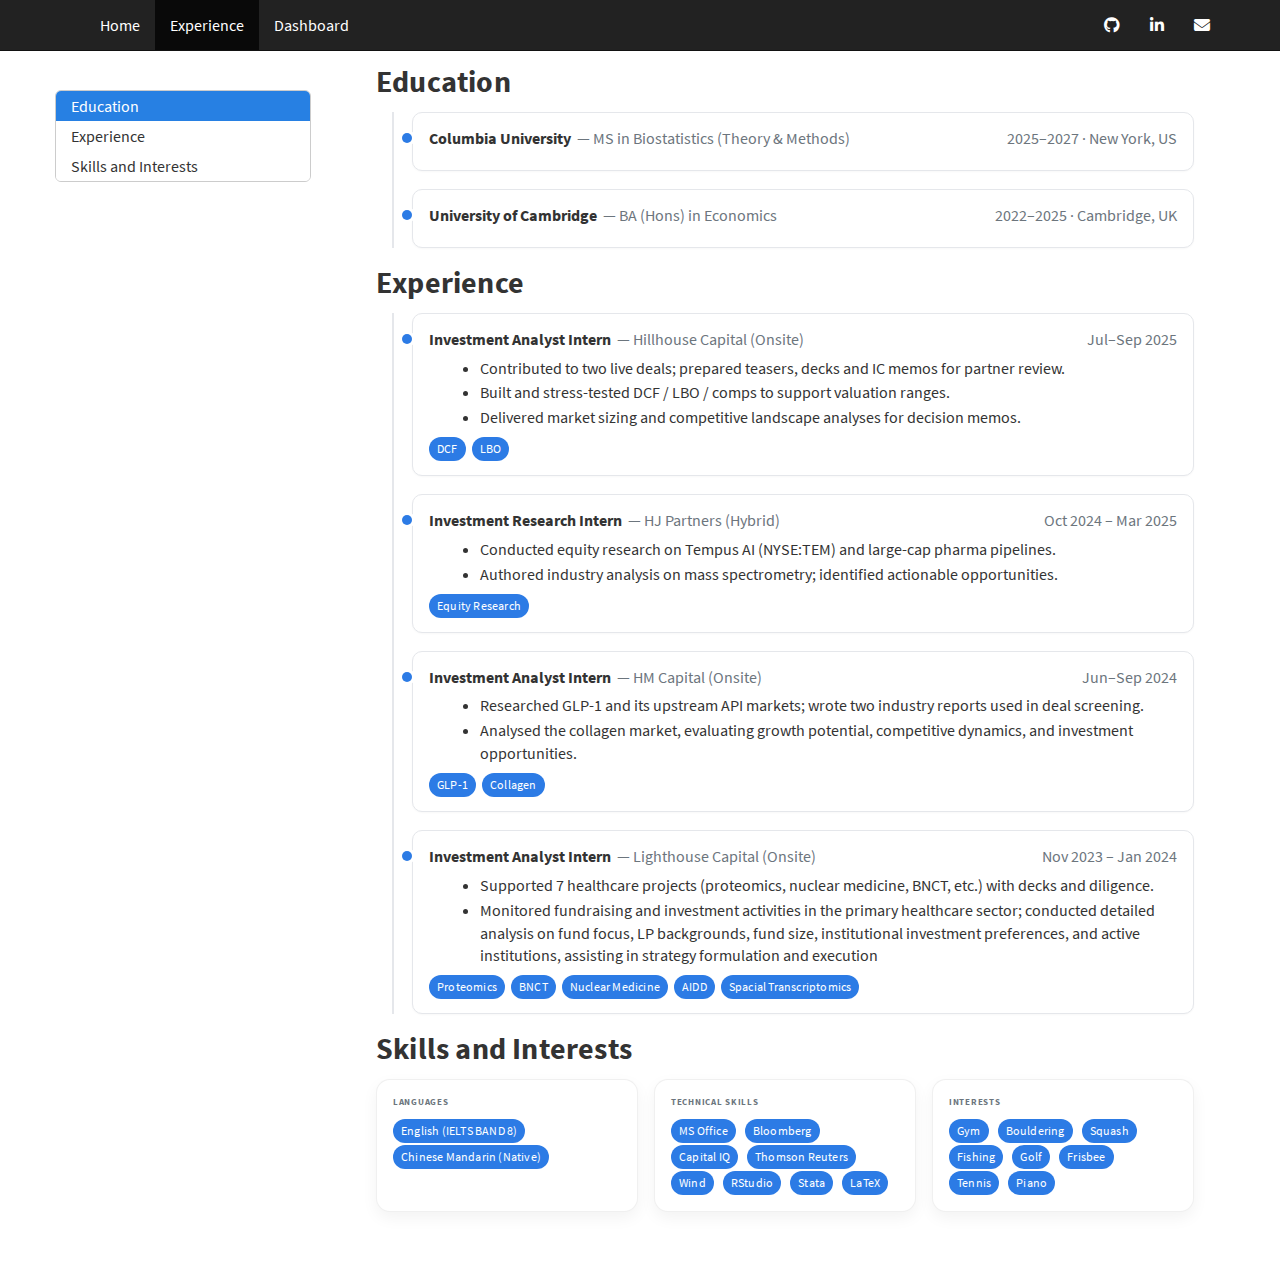
<file: docs/experience.html>
<!DOCTYPE html>

<html>

<head>

<meta charset="utf-8" />
<meta name="generator" content="pandoc" />
<meta http-equiv="X-UA-Compatible" content="IE=EDGE" />




<title>experience.knit</title>

<script src="site_libs/header-attrs-2.29/header-attrs.js"></script>
<script src="site_libs/jquery-3.6.0/jquery-3.6.0.min.js"></script>
<meta name="viewport" content="width=device-width, initial-scale=1" />
<link href="site_libs/bootstrap-3.3.5/css/cosmo.min.css" rel="stylesheet" />
<script src="site_libs/bootstrap-3.3.5/js/bootstrap.min.js"></script>
<script src="site_libs/bootstrap-3.3.5/shim/html5shiv.min.js"></script>
<script src="site_libs/bootstrap-3.3.5/shim/respond.min.js"></script>
<style>h1 {font-size: 34px;}
       h1.title {font-size: 38px;}
       h2 {font-size: 30px;}
       h3 {font-size: 24px;}
       h4 {font-size: 18px;}
       h5 {font-size: 16px;}
       h6 {font-size: 12px;}
       code {color: inherit; background-color: rgba(0, 0, 0, 0.04);}
       pre:not([class]) { background-color: white }</style>
<script src="site_libs/jqueryui-1.13.2/jquery-ui.min.js"></script>
<link href="site_libs/tocify-1.9.1/jquery.tocify.css" rel="stylesheet" />
<script src="site_libs/tocify-1.9.1/jquery.tocify.js"></script>
<script src="site_libs/navigation-1.1/tabsets.js"></script>
<link href="site_libs/highlightjs-9.12.0/default.css" rel="stylesheet" />
<script src="site_libs/highlightjs-9.12.0/highlight.js"></script>
<link href="site_libs/font-awesome-6.5.2/css/all.min.css" rel="stylesheet" />
<link href="site_libs/font-awesome-6.5.2/css/v4-shims.min.css" rel="stylesheet" />

<style type="text/css">
  code{white-space: pre-wrap;}
  span.smallcaps{font-variant: small-caps;}
  span.underline{text-decoration: underline;}
  div.column{display: inline-block; vertical-align: top; width: 50%;}
  div.hanging-indent{margin-left: 1.5em; text-indent: -1.5em;}
  ul.task-list{list-style: none;}
    </style>

<style type="text/css">code{white-space: pre;}</style>
<script type="text/javascript">
if (window.hljs) {
  hljs.configure({languages: []});
  hljs.initHighlightingOnLoad();
  if (document.readyState && document.readyState === "complete") {
    window.setTimeout(function() { hljs.initHighlighting(); }, 0);
  }
}
</script>






<link rel="stylesheet" href="resume.css" type="text/css" />



<style type = "text/css">
.main-container {
  max-width: 940px;
  margin-left: auto;
  margin-right: auto;
}
img {
  max-width:100%;
}
.tabbed-pane {
  padding-top: 12px;
}
.html-widget {
  margin-bottom: 20px;
}
button.code-folding-btn:focus {
  outline: none;
}
summary {
  display: list-item;
}
details > summary > p:only-child {
  display: inline;
}
pre code {
  padding: 0;
}
</style>


<style type="text/css">
.dropdown-submenu {
  position: relative;
}
.dropdown-submenu>.dropdown-menu {
  top: 0;
  left: 100%;
  margin-top: -6px;
  margin-left: -1px;
  border-radius: 0 6px 6px 6px;
}
.dropdown-submenu:hover>.dropdown-menu {
  display: block;
}
.dropdown-submenu>a:after {
  display: block;
  content: " ";
  float: right;
  width: 0;
  height: 0;
  border-color: transparent;
  border-style: solid;
  border-width: 5px 0 5px 5px;
  border-left-color: #cccccc;
  margin-top: 5px;
  margin-right: -10px;
}
.dropdown-submenu:hover>a:after {
  border-left-color: #adb5bd;
}
.dropdown-submenu.pull-left {
  float: none;
}
.dropdown-submenu.pull-left>.dropdown-menu {
  left: -100%;
  margin-left: 10px;
  border-radius: 6px 0 6px 6px;
}
</style>

<script type="text/javascript">
// manage active state of menu based on current page
$(document).ready(function () {
  // active menu anchor
  href = window.location.pathname
  href = href.substr(href.lastIndexOf('/') + 1)
  if (href === "")
    href = "index.html";
  var menuAnchor = $('a[href="' + href + '"]');

  // mark the anchor link active (and if it's in a dropdown, also mark that active)
  var dropdown = menuAnchor.closest('li.dropdown');
  if (window.bootstrap) { // Bootstrap 4+
    menuAnchor.addClass('active');
    dropdown.find('> .dropdown-toggle').addClass('active');
  } else { // Bootstrap 3
    menuAnchor.parent().addClass('active');
    dropdown.addClass('active');
  }

  // Navbar adjustments
  var navHeight = $(".navbar").first().height() + 15;
  var style = document.createElement('style');
  var pt = "padding-top: " + navHeight + "px; ";
  var mt = "margin-top: -" + navHeight + "px; ";
  var css = "";
  // offset scroll position for anchor links (for fixed navbar)
  for (var i = 1; i <= 6; i++) {
    css += ".section h" + i + "{ " + pt + mt + "}\n";
  }
  style.innerHTML = "body {" + pt + "padding-bottom: 40px; }\n" + css;
  document.head.appendChild(style);
});
</script>

<!-- tabsets -->

<style type="text/css">
.tabset-dropdown > .nav-tabs {
  display: inline-table;
  max-height: 500px;
  min-height: 44px;
  overflow-y: auto;
  border: 1px solid #ddd;
  border-radius: 4px;
}

.tabset-dropdown > .nav-tabs > li.active:before, .tabset-dropdown > .nav-tabs.nav-tabs-open:before {
  content: "\e259";
  font-family: 'Glyphicons Halflings';
  display: inline-block;
  padding: 10px;
  border-right: 1px solid #ddd;
}

.tabset-dropdown > .nav-tabs.nav-tabs-open > li.active:before {
  content: "\e258";
  font-family: 'Glyphicons Halflings';
  border: none;
}

.tabset-dropdown > .nav-tabs > li.active {
  display: block;
}

.tabset-dropdown > .nav-tabs > li > a,
.tabset-dropdown > .nav-tabs > li > a:focus,
.tabset-dropdown > .nav-tabs > li > a:hover {
  border: none;
  display: inline-block;
  border-radius: 4px;
  background-color: transparent;
}

.tabset-dropdown > .nav-tabs.nav-tabs-open > li {
  display: block;
  float: none;
}

.tabset-dropdown > .nav-tabs > li {
  display: none;
}
</style>

<!-- code folding -->



<style type="text/css">

#TOC {
  margin: 25px 0px 20px 0px;
}
@media (max-width: 768px) {
#TOC {
  position: relative;
  width: 100%;
}
}

@media print {
.toc-content {
  /* see https://github.com/w3c/csswg-drafts/issues/4434 */
  float: right;
}
}

.toc-content {
  padding-left: 30px;
  padding-right: 40px;
}

div.main-container {
  max-width: 1200px;
}

div.tocify {
  width: 20%;
  max-width: 260px;
  max-height: 85%;
}

@media (min-width: 768px) and (max-width: 991px) {
  div.tocify {
    width: 25%;
  }
}

@media (max-width: 767px) {
  div.tocify {
    width: 100%;
    max-width: none;
  }
}

.tocify ul, .tocify li {
  line-height: 20px;
}

.tocify-subheader .tocify-item {
  font-size: 0.90em;
}

.tocify .list-group-item {
  border-radius: 0px;
}


</style>



</head>

<body>


<div class="container-fluid main-container">


<!-- setup 3col/9col grid for toc_float and main content  -->
<div class="row">
<div class="col-xs-12 col-sm-4 col-md-3">
<div id="TOC" class="tocify">
</div>
</div>

<div class="toc-content col-xs-12 col-sm-8 col-md-9">




<div class="navbar navbar-default  navbar-fixed-top" role="navigation">
  <div class="container">
    <div class="navbar-header">
      <button type="button" class="navbar-toggle collapsed" data-toggle="collapse" data-bs-toggle="collapse" data-target="#navbar" data-bs-target="#navbar">
        <span class="icon-bar"></span>
        <span class="icon-bar"></span>
        <span class="icon-bar"></span>
      </button>
      <a class="navbar-brand" href="index.html"></a>
    </div>
    <div id="navbar" class="navbar-collapse collapse">
      <ul class="nav navbar-nav">
        <li>
  <a href="index.html">Home</a>
</li>
<li>
  <a href="experience.html">Experience</a>
</li>
<li>
  <a href="dashboard.html">Dashboard</a>
</li>
      </ul>
      <ul class="nav navbar-nav navbar-right">
        <li>
  <a href="https://github.com/WenYe2683/p8105_hw4_yw4662.github.io">
    <span class="fa fa-github"></span>
     
  </a>
</li>
<li>
  <a href="https://www.linkedin.com/in/wenye0116/">
    <span class="fa fa-linkedin"></span>
     
  </a>
</li>
<li>
  <a href="mailto:wenye0116@gmail.com">
    <span class="fa fa-envelope"></span>
     
  </a>
</li>
      </ul>
    </div><!--/.nav-collapse -->
  </div><!--/.container -->
</div><!--/.navbar -->

<div id="header">




</div>


<div class="resume">
<div id="education" class="section level2">
<h2>Education</h2>
<div class="timeline">

<div class="item">
  <div class="header">
    <div><span class="role">Columbia University</span> <span class="org">— MS in Biostatistics (Theory & Methods)</span></div>
    <span class="meta">2025–2027 · New York, US</span>
  </div>
</div>

<div class="item">
  <div class="header">
    <div><span class="role">University of Cambridge</span> <span class="org">— BA (Hons) in Economics</span></div>
    <span class="meta">2022–2025 · Cambridge, UK</span>
  </div>
</div>

</div> <!-- /timeline -->
</div>
<div id="experience" class="section level2">
<h2>Experience</h2>
<div class="timeline">

<div class="item">
  <div class="header">
    <div><span class="role">Investment Analyst Intern</span> <span class="org">— Hillhouse Capital (Onsite)</span></div>
    <span class="meta">Jul–Sep 2025</span>
  </div>
  <ul>
    <li>Contributed to two live deals; prepared teasers, decks and IC memos for partner review.</li>
    <li>Built and stress-tested DCF / LBO / comps to support valuation ranges.</li>
    <li>Delivered market sizing and competitive landscape analyses for decision memos.</li>
  </ul>
  <div class="tags"><span class="tag">DCF</span><span class="tag">LBO</span></div>
</div>

<div class="item">
  <div class="header">
    <div><span class="role">Investment Research Intern</span> <span class="org">— HJ Partners (Hybrid)</span></div>
    <span class="meta">Oct 2024 – Mar 2025</span>
  </div>
  <ul>
    <li>Conducted equity research on Tempus AI (NYSE:TEM) and large-cap pharma pipelines.</li>
    <li>Authored industry analysis on mass spectrometry; identified actionable opportunities.</li>
  </ul>
  <div class="tags"><span class="tag">Equity Research</span></div>
</div>

<div class="item">
  <div class="header">
    <div><span class="role">Investment Analyst Intern</span> <span class="org">— HM Capital (Onsite)</span></div>
    <span class="meta">Jun–Sep 2024</span>
  </div>
  <ul>
    <li>Researched GLP-1 and its upstream API markets; wrote two industry reports used in deal screening.</li>
    <li>Analysed the collagen market, evaluating growth potential, competitive dynamics, and investment opportunities.</li>
  </ul>
  <div class="tags"><span class="tag">GLP-1</span><span class="tag">Collagen</span></div>
</div>

<div class="item">
  <div class="header">
    <div><span class="role">Investment Analyst Intern</span> <span class="org">— Lighthouse Capital (Onsite)</span></div>
    <span class="meta">Nov 2023 – Jan 2024</span>
  </div>
  <ul>
    <li>Supported 7 healthcare projects (proteomics, nuclear medicine, BNCT, etc.) with decks and diligence.</li>
    <li>Monitored fundraising and investment activities in the primary healthcare sector; conducted detailed analysis on fund focus, LP backgrounds, fund size, institutional investment preferences, and active institutions, assisting in strategy
formulation and execution </li>
  </ul>
  <div class="tags"><span class="tag">Proteomics</span><span class="tag">BNCT</span><span class="tag">Nuclear Medicine</span><span class="tag">AIDD</span><span class="tag">Spacial Transcriptomics</span></div>
</div>

</div> <!-- /timeline -->
</div>
<div id="skills-and-interests" class="section level2">
<h2>Skills and Interests</h2>
<div class="skills-grid">

  <div class="skill-box">
    <div class="title">Languages</div>
    <div class="tags">
      <span class="tag">English (IELTS BAND 8)</span>
      <span class="tag">Chinese Mandarin (Native)</span>
    </div>
  </div>

  <div class="skill-box">
    <div class="title">Technical Skills</div>
    <div class="tags">
      <span class="tag">MS Office</span>
      <span class="tag">Bloomberg</span>
      <span class="tag">Capital IQ</span>
      <span class="tag">Thomson Reuters</span>
      <span class="tag">Wind</span>
      <span class="tag">RStudio</span>
      <span class="tag">Stata</span>
      <span class="tag">LaTeX</span>
    </div>
  </div>

  <div class="skill-box">
    <div class="title">Interests</div>
    <div class="tags">
      <span class="tag">Gym</span>
      <span class="tag">Bouldering</span>
      <span class="tag">Squash</span>
      <span class="tag">Fishing</span>
      <span class="tag">Golf</span>
      <span class="tag">Frisbee</span>
      <span class="tag">Tennis</span>
      <span class="tag">Piano</span>
    </div>
  </div>

</div> <!-- /skills-grid -->
</div> <!-- /resume -->
</div>



</div>
</div>

</div>

<script>

// add bootstrap table styles to pandoc tables
function bootstrapStylePandocTables() {
  $('tr.odd').parent('tbody').parent('table').addClass('table table-condensed');
}
$(document).ready(function () {
  bootstrapStylePandocTables();
});


</script>

<!-- tabsets -->

<script>
$(document).ready(function () {
  window.buildTabsets("TOC");
});

$(document).ready(function () {
  $('.tabset-dropdown > .nav-tabs > li').click(function () {
    $(this).parent().toggleClass('nav-tabs-open');
  });
});
</script>

<!-- code folding -->

<script>
$(document).ready(function ()  {

    // temporarily add toc-ignore selector to headers for the consistency with Pandoc
    $('.unlisted.unnumbered').addClass('toc-ignore')

    // move toc-ignore selectors from section div to header
    $('div.section.toc-ignore')
        .removeClass('toc-ignore')
        .children('h1,h2,h3,h4,h5').addClass('toc-ignore');

    // establish options
    var options = {
      selectors: "h1,h2,h3",
      theme: "bootstrap3",
      context: '.toc-content',
      hashGenerator: function (text) {
        return text.replace(/[.\\/?&!#<>]/g, '').replace(/\s/g, '_');
      },
      ignoreSelector: ".toc-ignore",
      scrollTo: 0
    };
    options.showAndHide = true;
    options.smoothScroll = true;

    // tocify
    var toc = $("#TOC").tocify(options).data("toc-tocify");
});
</script>

<!-- dynamically load mathjax for compatibility with self-contained -->
<script>
  (function () {
    var script = document.createElement("script");
    script.type = "text/javascript";
    script.src  = "https://mathjax.rstudio.com/latest/MathJax.js?config=TeX-AMS-MML_HTMLorMML";
    document.getElementsByTagName("head")[0].appendChild(script);
  })();
</script>

</body>
</html>
</file>
<file: docs/site_libs/highlightjs-9.12.0/default.css>
.hljs-literal {
  color: #990073;
}

.hljs-number {
  color: #099;
}

.hljs-comment {
  color: #998;
  font-style: italic;
}

.hljs-keyword {
  color: #900;
  font-weight: bold;
}

.hljs-string {
  color: #d14;
}
</file>
<file: docs/resume.css>
/* ---------- base ---------- */
:root{
  --accent:#2c7be5;        /* link / chips color */
  --muted:#6c757d;         /* subtle text */
  --card-bg:#fff;          /* card background */
  --line:#e5e7eb;          /* separators */
}
body { font-size: 16px; }
.resume { max-width: 980px; margin: 0 auto; padding: 0 6px 24px; }

/* headings */
.resume h2 {
  font-weight: 800;
  letter-spacing: .2px;
  margin: 22px 0 14px;
}

/* ---------- timeline layout ---------- */
.timeline{
  position: relative;
  margin-left: 12px;
  padding-left: 24px;
}
.timeline:before{
  content:"";
  position:absolute;
  top: 0; bottom: 0;
  left: 4px;
  width:2px;
  background: var(--line);
}
.item{
  position: relative;
  margin: 0 0 18px 0;
  padding: 14px 16px;
  background: var(--card-bg);
  border: 1px solid var(--line);
  border-radius: 10px;
  box-shadow: 0 1px 2px rgba(0,0,0,.03);
}
.item:before{
  content:"";
  position:absolute;
  left:-11px; top:20px;
  width:10px; height:10px;
  background: var(--accent);
  border-radius: 50%;
  box-shadow: 0 0 0 3px #fff;
}

/* header line (role · org · meta) */
.header{
  display:flex;
  flex-wrap: wrap;
  justify-content: space-between;
  align-items: baseline;
  gap: 8px 12px;
  margin-bottom: 6px;
}
.role{
  font-weight: 700;
}
.org{
  color: var(--muted);
  font-weight: 500;
  margin-left: .25rem;
}
.meta{
  color: var(--muted);
  font-variant-numeric: tabular-nums;
  white-space: nowrap;
}

/* bullets within an item */
.item ul{
  margin: 6px 0 6px 1.1rem;
}
.item li{
  margin: 2px 0;
}

/* skill / topic chips */
.tags{
  margin-top: 6px;
}
.tag{
  display:inline-block;
  font-size: 12px;
  line-height: 1;
  color:#fff;
  background: var(--accent);
  padding: 6px 8px;
  border-radius: 999px;
  margin: 2px 6px 0 0;
  letter-spacing:.2px;
}

/* subtle hover */
.item:hover{
  border-color: #cfd4da;
  box-shadow: 0 4px 14px rgba(0,0,0,.06);
  transition: box-shadow .2s ease, border-color .2s ease;
}

/* spacing between sections inside .resume wrapper */
.resume > .timeline + h2 { margin-top: 28px; }

/* responsive tweaks */
@media (max-width:720px){
  .header { flex-direction: column; align-items:flex-start; }
  .meta { margin-top: 2px; }
}

/* ===== Skills & Interests ===== */
.skills-grid{
  display:grid;
  grid-template-columns:repeat(auto-fit,minmax(260px,1fr));
  gap:16px;
  margin-top:10px;
}

.skill-box{
  background:#fff;                 
  border:1px solid rgba(0,0,0,.06);
  border-radius:14px;
  padding:16px;
  box-shadow:0 6px 16px rgba(0,0,0,.05);
}

.skill-box .title{
  font-size:.9rem;
  font-weight:600;
  letter-spacing:.08em;
  text-transform:uppercase;
  color:#6c757d;                   
  margin-bottom:8px;
}

.skill-box .tags{ margin-top:4px; }
</file>
<file: docs/site_libs/bootstrap-3.3.5/css/cosmo.min.css>
@font-face {
  font-family: 'Source Sans Pro';
  font-style: normal;
  font-weight: 300;
  src: url(fonts/SourceSansProLight.ttf) format('truetype');
}
@font-face {
  font-family: 'Source Sans Pro';
  font-style: normal;
  font-weight: 400;
  src: url(fonts/SourceSansPro.ttf) format('truetype');
}
@font-face {
  font-family: 'Source Sans Pro';
  font-style: normal;
  font-weight: 700;
  src: url(fonts/SourceSansProBold.ttf) format('truetype');
}

/*!
 * bootswatch v3.3.6
 * Homepage: http://bootswatch.com
 * Copyright 2012-2015 Thomas Park
 * Licensed under MIT
 * Based on Bootstrap
*//*!
 * Bootstrap v3.3.6 (http://getbootstrap.com)
 * Copyright 2011-2015 Twitter, Inc.
 * Licensed under MIT (https://github.com/twbs/bootstrap/blob/master/LICENSE)
 *//*! normalize.css v3.0.3 | MIT License | github.com/necolas/normalize.css */html{font-family:sans-serif;-ms-text-size-adjust:100%;-webkit-text-size-adjust:100%}body{margin:0}article,aside,details,figcaption,figure,footer,header,hgroup,main,menu,nav,section,summary{display:block}audio,canvas,progress,video{display:inline-block;vertical-align:baseline}audio:not([controls]){display:none;height:0}[hidden],template{display:none}a{background-color:transparent}a:active,a:hover{outline:0}abbr[title]{border-bottom:1px dotted}b,strong{font-weight:bold}dfn{font-style:italic}h1{font-size:2em;margin:0.67em 0}mark{background:#ff0;color:#000}small{font-size:80%}sub,sup{font-size:75%;line-height:0;position:relative;vertical-align:baseline}sup{top:-0.5em}sub{bottom:-0.25em}img{border:0}svg:not(:root){overflow:hidden}figure{margin:1em 40px}hr{-webkit-box-sizing:content-box;-moz-box-sizing:content-box;box-sizing:content-box;height:0}pre{overflow:auto}code,kbd,pre,samp{font-family:monospace, monospace;font-size:1em}button,input,optgroup,select,textarea{color:inherit;font:inherit;margin:0}button{overflow:visible}button,select{text-transform:none}button,html input[type="button"],input[type="reset"],input[type="submit"]{-webkit-appearance:button;cursor:pointer}button[disabled],html input[disabled]{cursor:default}button::-moz-focus-inner,input::-moz-focus-inner{border:0;padding:0}input{line-height:normal}input[type="checkbox"],input[type="radio"]{-webkit-box-sizing:border-box;-moz-box-sizing:border-box;box-sizing:border-box;padding:0}input[type="number"]::-webkit-inner-spin-button,input[type="number"]::-webkit-outer-spin-button{height:auto}input[type="search"]{-webkit-appearance:textfield;-webkit-box-sizing:content-box;-moz-box-sizing:content-box;box-sizing:content-box}input[type="search"]::-webkit-search-cancel-button,input[type="search"]::-webkit-search-decoration{-webkit-appearance:none}fieldset{border:1px solid #c0c0c0;margin:0 2px;padding:0.35em 0.625em 0.75em}legend{border:0;padding:0}textarea{overflow:auto}optgroup{font-weight:bold}table{border-collapse:collapse;border-spacing:0}td,th{padding:0}/*! Source: https://github.com/h5bp/html5-boilerplate/blob/master/src/css/main.css */@media print{*,*:before,*:after{background:transparent !important;color:#000 !important;-webkit-box-shadow:none !important;box-shadow:none !important;text-shadow:none !important}a,a:visited{text-decoration:underline}a[href]:after{content:" (" attr(href) ")"}abbr[title]:after{content:" (" attr(title) ")"}a[href^="#"]:after,a[href^="javascript:"]:after{content:""}pre,blockquote{border:1px solid #999;page-break-inside:avoid}thead{display:table-header-group}tr,img{page-break-inside:avoid}img{max-width:100% !important}p,h2,h3{orphans:3;widows:3}h2,h3{page-break-after:avoid}.navbar{display:none}.btn>.caret,.dropup>.btn>.caret{border-top-color:#000 !important}.label{border:1px solid #000}.table{border-collapse:collapse !important}.table td,.table th{background-color:#fff !important}.table-bordered th,.table-bordered td{border:1px solid #ddd !important}}@font-face{font-family:'Glyphicons Halflings';src:url('../fonts/glyphicons-halflings-regular.eot');src:url('../fonts/glyphicons-halflings-regular.eot?#iefix') format('embedded-opentype'),url('../fonts/glyphicons-halflings-regular.woff') format('woff'),url('../fonts/glyphicons-halflings-regular.ttf') format('truetype'),url('../fonts/glyphicons-halflings-regular.svg#glyphicons_halflingsregular') format('svg')}.glyphicon{position:relative;top:1px;display:inline-block;font-family:'Glyphicons Halflings';font-style:normal;font-weight:normal;line-height:1;-webkit-font-smoothing:antialiased;-moz-osx-font-smoothing:grayscale}.glyphicon-asterisk:before{content:"\002a"}.glyphicon-plus:before{content:"\002b"}.glyphicon-euro:before,.glyphicon-eur:before{content:"\20ac"}.glyphicon-minus:before{content:"\2212"}.glyphicon-cloud:before{content:"\2601"}.glyphicon-envelope:before{content:"\2709"}.glyphicon-pencil:before{content:"\270f"}.glyphicon-glass:before{content:"\e001"}.glyphicon-music:before{content:"\e002"}.glyphicon-search:before{content:"\e003"}.glyphicon-heart:before{content:"\e005"}.glyphicon-star:before{content:"\e006"}.glyphicon-star-empty:before{content:"\e007"}.glyphicon-user:before{content:"\e008"}.glyphicon-film:before{content:"\e009"}.glyphicon-th-large:before{content:"\e010"}.glyphicon-th:before{content:"\e011"}.glyphicon-th-list:before{content:"\e012"}.glyphicon-ok:before{content:"\e013"}.glyphicon-remove:before{content:"\e014"}.glyphicon-zoom-in:before{content:"\e015"}.glyphicon-zoom-out:before{content:"\e016"}.glyphicon-off:before{content:"\e017"}.glyphicon-signal:before{content:"\e018"}.glyphicon-cog:before{content:"\e019"}.glyphicon-trash:before{content:"\e020"}.glyphicon-home:before{content:"\e021"}.glyphicon-file:before{content:"\e022"}.glyphicon-time:before{content:"\e023"}.glyphicon-road:before{content:"\e024"}.glyphicon-download-alt:before{content:"\e025"}.glyphicon-download:before{content:"\e026"}.glyphicon-upload:before{content:"\e027"}.glyphicon-inbox:before{content:"\e028"}.glyphicon-play-circle:before{content:"\e029"}.glyphicon-repeat:before{content:"\e030"}.glyphicon-refresh:before{content:"\e031"}.glyphicon-list-alt:before{content:"\e032"}.glyphicon-lock:before{content:"\e033"}.glyphicon-flag:before{content:"\e034"}.glyphicon-headphones:before{content:"\e035"}.glyphicon-volume-off:before{content:"\e036"}.glyphicon-volume-down:before{content:"\e037"}.glyphicon-volume-up:before{content:"\e038"}.glyphicon-qrcode:before{content:"\e039"}.glyphicon-barcode:before{content:"\e040"}.glyphicon-tag:before{content:"\e041"}.glyphicon-tags:before{content:"\e042"}.glyphicon-book:before{content:"\e043"}.glyphicon-bookmark:before{content:"\e044"}.glyphicon-print:before{content:"\e045"}.glyphicon-camera:before{content:"\e046"}.glyphicon-font:before{content:"\e047"}.glyphicon-bold:before{content:"\e048"}.glyphicon-italic:before{content:"\e049"}.glyphicon-text-height:before{content:"\e050"}.glyphicon-text-width:before{content:"\e051"}.glyphicon-align-left:before{content:"\e052"}.glyphicon-align-center:before{content:"\e053"}.glyphicon-align-right:before{content:"\e054"}.glyphicon-align-justify:before{content:"\e055"}.glyphicon-list:before{content:"\e056"}.glyphicon-indent-left:before{content:"\e057"}.glyphicon-indent-right:before{content:"\e058"}.glyphicon-facetime-video:before{content:"\e059"}.glyphicon-picture:before{content:"\e060"}.glyphicon-map-marker:before{content:"\e062"}.glyphicon-adjust:before{content:"\e063"}.glyphicon-tint:before{content:"\e064"}.glyphicon-edit:before{content:"\e065"}.glyphicon-share:before{content:"\e066"}.glyphicon-check:before{content:"\e067"}.glyphicon-move:before{content:"\e068"}.glyphicon-step-backward:before{content:"\e069"}.glyphicon-fast-backward:before{content:"\e070"}.glyphicon-backward:before{content:"\e071"}.glyphicon-play:before{content:"\e072"}.glyphicon-pause:before{content:"\e073"}.glyphicon-stop:before{content:"\e074"}.glyphicon-forward:before{content:"\e075"}.glyphicon-fast-forward:before{content:"\e076"}.glyphicon-step-forward:before{content:"\e077"}.glyphicon-eject:before{content:"\e078"}.glyphicon-chevron-left:before{content:"\e079"}.glyphicon-chevron-right:before{content:"\e080"}.glyphicon-plus-sign:before{content:"\e081"}.glyphicon-minus-sign:before{content:"\e082"}.glyphicon-remove-sign:before{content:"\e083"}.glyphicon-ok-sign:before{content:"\e084"}.glyphicon-question-sign:before{content:"\e085"}.glyphicon-info-sign:before{content:"\e086"}.glyphicon-screenshot:before{content:"\e087"}.glyphicon-remove-circle:before{content:"\e088"}.glyphicon-ok-circle:before{content:"\e089"}.glyphicon-ban-circle:before{content:"\e090"}.glyphicon-arrow-left:before{content:"\e091"}.glyphicon-arrow-right:before{content:"\e092"}.glyphicon-arrow-up:before{content:"\e093"}.glyphicon-arrow-down:before{content:"\e094"}.glyphicon-share-alt:before{content:"\e095"}.glyphicon-resize-full:before{content:"\e096"}.glyphicon-resize-small:before{content:"\e097"}.glyphicon-exclamation-sign:before{content:"\e101"}.glyphicon-gift:before{content:"\e102"}.glyphicon-leaf:before{content:"\e103"}.glyphicon-fire:before{content:"\e104"}.glyphicon-eye-open:before{content:"\e105"}.glyphicon-eye-close:before{content:"\e106"}.glyphicon-warning-sign:before{content:"\e107"}.glyphicon-plane:before{content:"\e108"}.glyphicon-calendar:before{content:"\e109"}.glyphicon-random:before{content:"\e110"}.glyphicon-comment:before{content:"\e111"}.glyphicon-magnet:before{content:"\e112"}.glyphicon-chevron-up:before{content:"\e113"}.glyphicon-chevron-down:before{content:"\e114"}.glyphicon-retweet:before{content:"\e115"}.glyphicon-shopping-cart:before{content:"\e116"}.glyphicon-folder-close:before{content:"\e117"}.glyphicon-folder-open:before{content:"\e118"}.glyphicon-resize-vertical:before{content:"\e119"}.glyphicon-resize-horizontal:before{content:"\e120"}.glyphicon-hdd:before{content:"\e121"}.glyphicon-bullhorn:before{content:"\e122"}.glyphicon-bell:before{content:"\e123"}.glyphicon-certificate:before{content:"\e124"}.glyphicon-thumbs-up:before{content:"\e125"}.glyphicon-thumbs-down:before{content:"\e126"}.glyphicon-hand-right:before{content:"\e127"}.glyphicon-hand-left:before{content:"\e128"}.glyphicon-hand-up:before{content:"\e129"}.glyphicon-hand-down:before{content:"\e130"}.glyphicon-circle-arrow-right:before{content:"\e131"}.glyphicon-circle-arrow-left:before{content:"\e132"}.glyphicon-circle-arrow-up:before{content:"\e133"}.glyphicon-circle-arrow-down:before{content:"\e134"}.glyphicon-globe:before{content:"\e135"}.glyphicon-wrench:before{content:"\e136"}.glyphicon-tasks:before{content:"\e137"}.glyphicon-filter:before{content:"\e138"}.glyphicon-briefcase:before{content:"\e139"}.glyphicon-fullscreen:before{content:"\e140"}.glyphicon-dashboard:before{content:"\e141"}.glyphicon-paperclip:before{content:"\e142"}.glyphicon-heart-empty:before{content:"\e143"}.glyphicon-link:before{content:"\e144"}.glyphicon-phone:before{content:"\e145"}.glyphicon-pushpin:before{content:"\e146"}.glyphicon-usd:before{content:"\e148"}.glyphicon-gbp:before{content:"\e149"}.glyphicon-sort:before{content:"\e150"}.glyphicon-sort-by-alphabet:before{content:"\e151"}.glyphicon-sort-by-alphabet-alt:before{content:"\e152"}.glyphicon-sort-by-order:before{content:"\e153"}.glyphicon-sort-by-order-alt:before{content:"\e154"}.glyphicon-sort-by-attributes:before{content:"\e155"}.glyphicon-sort-by-attributes-alt:before{content:"\e156"}.glyphicon-unchecked:before{content:"\e157"}.glyphicon-expand:before{content:"\e158"}.glyphicon-collapse-down:before{content:"\e159"}.glyphicon-collapse-up:before{content:"\e160"}.glyphicon-log-in:before{content:"\e161"}.glyphicon-flash:before{content:"\e162"}.glyphicon-log-out:before{content:"\e163"}.glyphicon-new-window:before{content:"\e164"}.glyphicon-record:before{content:"\e165"}.glyphicon-save:before{content:"\e166"}.glyphicon-open:before{content:"\e167"}.glyphicon-saved:before{content:"\e168"}.glyphicon-import:before{content:"\e169"}.glyphicon-export:before{content:"\e170"}.glyphicon-send:before{content:"\e171"}.glyphicon-floppy-disk:before{content:"\e172"}.glyphicon-floppy-saved:before{content:"\e173"}.glyphicon-floppy-remove:before{content:"\e174"}.glyphicon-floppy-save:before{content:"\e175"}.glyphicon-floppy-open:before{content:"\e176"}.glyphicon-credit-card:before{content:"\e177"}.glyphicon-transfer:before{content:"\e178"}.glyphicon-cutlery:before{content:"\e179"}.glyphicon-header:before{content:"\e180"}.glyphicon-compressed:before{content:"\e181"}.glyphicon-earphone:before{content:"\e182"}.glyphicon-phone-alt:before{content:"\e183"}.glyphicon-tower:before{content:"\e184"}.glyphicon-stats:before{content:"\e185"}.glyphicon-sd-video:before{content:"\e186"}.glyphicon-hd-video:before{content:"\e187"}.glyphicon-subtitles:before{content:"\e188"}.glyphicon-sound-stereo:before{content:"\e189"}.glyphicon-sound-dolby:before{content:"\e190"}.glyphicon-sound-5-1:before{content:"\e191"}.glyphicon-sound-6-1:before{content:"\e192"}.glyphicon-sound-7-1:before{content:"\e193"}.glyphicon-copyright-mark:before{content:"\e194"}.glyphicon-registration-mark:before{content:"\e195"}.glyphicon-cloud-download:before{content:"\e197"}.glyphicon-cloud-upload:before{content:"\e198"}.glyphicon-tree-conifer:before{content:"\e199"}.glyphicon-tree-deciduous:before{content:"\e200"}.glyphicon-cd:before{content:"\e201"}.glyphicon-save-file:before{content:"\e202"}.glyphicon-open-file:before{content:"\e203"}.glyphicon-level-up:before{content:"\e204"}.glyphicon-copy:before{content:"\e205"}.glyphicon-paste:before{content:"\e206"}.glyphicon-alert:before{content:"\e209"}.glyphicon-equalizer:before{content:"\e210"}.glyphicon-king:before{content:"\e211"}.glyphicon-queen:before{content:"\e212"}.glyphicon-pawn:before{content:"\e213"}.glyphicon-bishop:before{content:"\e214"}.glyphicon-knight:before{content:"\e215"}.glyphicon-baby-formula:before{content:"\e216"}.glyphicon-tent:before{content:"\26fa"}.glyphicon-blackboard:before{content:"\e218"}.glyphicon-bed:before{content:"\e219"}.glyphicon-apple:before{content:"\f8ff"}.glyphicon-erase:before{content:"\e221"}.glyphicon-hourglass:before{content:"\231b"}.glyphicon-lamp:before{content:"\e223"}.glyphicon-duplicate:before{content:"\e224"}.glyphicon-piggy-bank:before{content:"\e225"}.glyphicon-scissors:before{content:"\e226"}.glyphicon-bitcoin:before{content:"\e227"}.glyphicon-btc:before{content:"\e227"}.glyphicon-xbt:before{content:"\e227"}.glyphicon-yen:before{content:"\00a5"}.glyphicon-jpy:before{content:"\00a5"}.glyphicon-ruble:before{content:"\20bd"}.glyphicon-rub:before{content:"\20bd"}.glyphicon-scale:before{content:"\e230"}.glyphicon-ice-lolly:before{content:"\e231"}.glyphicon-ice-lolly-tasted:before{content:"\e232"}.glyphicon-education:before{content:"\e233"}.glyphicon-option-horizontal:before{content:"\e234"}.glyphicon-option-vertical:before{content:"\e235"}.glyphicon-menu-hamburger:before{content:"\e236"}.glyphicon-modal-window:before{content:"\e237"}.glyphicon-oil:before{content:"\e238"}.glyphicon-grain:before{content:"\e239"}.glyphicon-sunglasses:before{content:"\e240"}.glyphicon-text-size:before{content:"\e241"}.glyphicon-text-color:before{content:"\e242"}.glyphicon-text-background:before{content:"\e243"}.glyphicon-object-align-top:before{content:"\e244"}.glyphicon-object-align-bottom:before{content:"\e245"}.glyphicon-object-align-horizontal:before{content:"\e246"}.glyphicon-object-align-left:before{content:"\e247"}.glyphicon-object-align-vertical:before{content:"\e248"}.glyphicon-object-align-right:before{content:"\e249"}.glyphicon-triangle-right:before{content:"\e250"}.glyphicon-triangle-left:before{content:"\e251"}.glyphicon-triangle-bottom:before{content:"\e252"}.glyphicon-triangle-top:before{content:"\e253"}.glyphicon-console:before{content:"\e254"}.glyphicon-superscript:before{content:"\e255"}.glyphicon-subscript:before{content:"\e256"}.glyphicon-menu-left:before{content:"\e257"}.glyphicon-menu-right:before{content:"\e258"}.glyphicon-menu-down:before{content:"\e259"}.glyphicon-menu-up:before{content:"\e260"}*{-webkit-box-sizing:border-box;-moz-box-sizing:border-box;box-sizing:border-box}*:before,*:after{-webkit-box-sizing:border-box;-moz-box-sizing:border-box;box-sizing:border-box}html{font-size:10px;-webkit-tap-highlight-color:rgba(0,0,0,0)}body{font-family:"Source Sans Pro",Calibri,Candara,Arial,sans-serif;font-size:15px;line-height:1.42857143;color:#333333;background-color:#ffffff}input,button,select,textarea{font-family:inherit;font-size:inherit;line-height:inherit}a{color:#2780e3;text-decoration:none}a:hover,a:focus{color:#165ba8;text-decoration:underline}a:focus{outline:thin dotted;outline:5px auto -webkit-focus-ring-color;outline-offset:-2px}figure{margin:0}img{vertical-align:middle}.img-responsive,.thumbnail>img,.thumbnail a>img,.carousel-inner>.item>img,.carousel-inner>.item>a>img{display:block;max-width:100%;height:auto}.img-rounded{border-radius:0}.img-thumbnail{padding:4px;line-height:1.42857143;background-color:#ffffff;border:1px solid #dddddd;border-radius:0;-webkit-transition:all .2s ease-in-out;-o-transition:all .2s ease-in-out;transition:all .2s ease-in-out;display:inline-block;max-width:100%;height:auto}.img-circle{border-radius:50%}hr{margin-top:21px;margin-bottom:21px;border:0;border-top:1px solid #e6e6e6}.sr-only{position:absolute;width:1px;height:1px;margin:-1px;padding:0;overflow:hidden;clip:rect(0, 0, 0, 0);border:0}.sr-only-focusable:active,.sr-only-focusable:focus{position:static;width:auto;height:auto;margin:0;overflow:visible;clip:auto}[role="button"]{cursor:pointer}h1,h2,h3,h4,h5,h6,.h1,.h2,.h3,.h4,.h5,.h6{font-family:"Source Sans Pro",Calibri,Candara,Arial,sans-serif;font-weight:300;line-height:1.1;color:inherit}h1 small,h2 small,h3 small,h4 small,h5 small,h6 small,.h1 small,.h2 small,.h3 small,.h4 small,.h5 small,.h6 small,h1 .small,h2 .small,h3 .small,h4 .small,h5 .small,h6 .small,.h1 .small,.h2 .small,.h3 .small,.h4 .small,.h5 .small,.h6 .small{font-weight:normal;line-height:1;color:#999999}h1,.h1,h2,.h2,h3,.h3{margin-top:21px;margin-bottom:10.5px}h1 small,.h1 small,h2 small,.h2 small,h3 small,.h3 small,h1 .small,.h1 .small,h2 .small,.h2 .small,h3 .small,.h3 .small{font-size:65%}h4,.h4,h5,.h5,h6,.h6{margin-top:10.5px;margin-bottom:10.5px}h4 small,.h4 small,h5 small,.h5 small,h6 small,.h6 small,h4 .small,.h4 .small,h5 .small,.h5 .small,h6 .small,.h6 .small{font-size:75%}h1,.h1{font-size:39px}h2,.h2{font-size:32px}h3,.h3{font-size:26px}h4,.h4{font-size:19px}h5,.h5{font-size:15px}h6,.h6{font-size:13px}p{margin:0 0 10.5px}.lead{margin-bottom:21px;font-size:17px;font-weight:300;line-height:1.4}@media (min-width:768px){.lead{font-size:22.5px}}small,.small{font-size:86%}mark,.mark{background-color:#ff7518;padding:.2em}.text-left{text-align:left}.text-right{text-align:right}.text-center{text-align:center}.text-justify{text-align:justify}.text-nowrap{white-space:nowrap}.text-lowercase{text-transform:lowercase}.text-uppercase{text-transform:uppercase}.text-capitalize{text-transform:capitalize}.text-muted{color:#999999}.text-primary{color:#2780e3}a.text-primary:hover,a.text-primary:focus{color:#1967be}.text-success{color:#ffffff}a.text-success:hover,a.text-success:focus{color:#e6e6e6}.text-info{color:#ffffff}a.text-info:hover,a.text-info:focus{color:#e6e6e6}.text-warning{color:#ffffff}a.text-warning:hover,a.text-warning:focus{color:#e6e6e6}.text-danger{color:#ffffff}a.text-danger:hover,a.text-danger:focus{color:#e6e6e6}.bg-primary{color:#fff;background-color:#2780e3}a.bg-primary:hover,a.bg-primary:focus{background-color:#1967be}.bg-success{background-color:#3fb618}a.bg-success:hover,a.bg-success:focus{background-color:#2f8912}.bg-info{background-color:#9954bb}a.bg-info:hover,a.bg-info:focus{background-color:#7e3f9d}.bg-warning{background-color:#ff7518}a.bg-warning:hover,a.bg-warning:focus{background-color:#e45c00}.bg-danger{background-color:#ff0039}a.bg-danger:hover,a.bg-danger:focus{background-color:#cc002e}.page-header{padding-bottom:9.5px;margin:42px 0 21px;border-bottom:1px solid #e6e6e6}ul,ol{margin-top:0;margin-bottom:10.5px}ul ul,ol ul,ul ol,ol ol{margin-bottom:0}.list-unstyled{padding-left:0;list-style:none}.list-inline{padding-left:0;list-style:none;margin-left:-5px}.list-inline>li{display:inline-block;padding-left:5px;padding-right:5px}dl{margin-top:0;margin-bottom:21px}dt,dd{line-height:1.42857143}dt{font-weight:bold}dd{margin-left:0}@media (min-width:768px){.dl-horizontal dt{float:left;width:160px;clear:left;text-align:right;overflow:hidden;text-overflow:ellipsis;white-space:nowrap}.dl-horizontal dd{margin-left:180px}}abbr[title],abbr[data-original-title]{cursor:help;border-bottom:1px dotted #999999}.initialism{font-size:90%;text-transform:uppercase}blockquote{padding:10.5px 21px;margin:0 0 21px;font-size:18.75px;border-left:5px solid #e6e6e6}blockquote p:last-child,blockquote ul:last-child,blockquote ol:last-child{margin-bottom:0}blockquote footer,blockquote small,blockquote .small{display:block;font-size:80%;line-height:1.42857143;color:#999999}blockquote footer:before,blockquote small:before,blockquote .small:before{content:'\2014 \00A0'}.blockquote-reverse,blockquote.pull-right{padding-right:15px;padding-left:0;border-right:5px solid #e6e6e6;border-left:0;text-align:right}.blockquote-reverse footer:before,blockquote.pull-right footer:before,.blockquote-reverse small:before,blockquote.pull-right small:before,.blockquote-reverse .small:before,blockquote.pull-right .small:before{content:''}.blockquote-reverse footer:after,blockquote.pull-right footer:after,.blockquote-reverse small:after,blockquote.pull-right small:after,.blockquote-reverse .small:after,blockquote.pull-right .small:after{content:'\00A0 \2014'}address{margin-bottom:21px;font-style:normal;line-height:1.42857143}code,kbd,pre,samp{font-family:monospace}code{padding:2px 4px;font-size:90%;color:#c7254e;background-color:#f9f2f4;border-radius:0}kbd{padding:2px 4px;font-size:90%;color:#ffffff;background-color:#333333;border-radius:0;-webkit-box-shadow:inset 0 -1px 0 rgba(0,0,0,0.25);box-shadow:inset 0 -1px 0 rgba(0,0,0,0.25)}kbd kbd{padding:0;font-size:100%;font-weight:bold;-webkit-box-shadow:none;box-shadow:none}pre{display:block;padding:10px;margin:0 0 10.5px;font-size:14px;line-height:1.42857143;word-break:break-all;word-wrap:break-word;color:#333333;background-color:#f5f5f5;border:1px solid #cccccc;border-radius:0}pre code{padding:0;font-size:inherit;color:inherit;white-space:pre-wrap;background-color:transparent;border-radius:0}.pre-scrollable{max-height:340px;overflow-y:scroll}.container{margin-right:auto;margin-left:auto;padding-left:15px;padding-right:15px}@media (min-width:768px){.container{width:750px}}@media (min-width:992px){.container{width:970px}}@media (min-width:1200px){.container{width:1170px}}.container-fluid{margin-right:auto;margin-left:auto;padding-left:15px;padding-right:15px}.row{margin-left:-15px;margin-right:-15px}.col-xs-1,.col-sm-1,.col-md-1,.col-lg-1,.col-xs-2,.col-sm-2,.col-md-2,.col-lg-2,.col-xs-3,.col-sm-3,.col-md-3,.col-lg-3,.col-xs-4,.col-sm-4,.col-md-4,.col-lg-4,.col-xs-5,.col-sm-5,.col-md-5,.col-lg-5,.col-xs-6,.col-sm-6,.col-md-6,.col-lg-6,.col-xs-7,.col-sm-7,.col-md-7,.col-lg-7,.col-xs-8,.col-sm-8,.col-md-8,.col-lg-8,.col-xs-9,.col-sm-9,.col-md-9,.col-lg-9,.col-xs-10,.col-sm-10,.col-md-10,.col-lg-10,.col-xs-11,.col-sm-11,.col-md-11,.col-lg-11,.col-xs-12,.col-sm-12,.col-md-12,.col-lg-12{position:relative;min-height:1px;padding-left:15px;padding-right:15px}.col-xs-1,.col-xs-2,.col-xs-3,.col-xs-4,.col-xs-5,.col-xs-6,.col-xs-7,.col-xs-8,.col-xs-9,.col-xs-10,.col-xs-11,.col-xs-12{float:left}.col-xs-12{width:100%}.col-xs-11{width:91.66666667%}.col-xs-10{width:83.33333333%}.col-xs-9{width:75%}.col-xs-8{width:66.66666667%}.col-xs-7{width:58.33333333%}.col-xs-6{width:50%}.col-xs-5{width:41.66666667%}.col-xs-4{width:33.33333333%}.col-xs-3{width:25%}.col-xs-2{width:16.66666667%}.col-xs-1{width:8.33333333%}.col-xs-pull-12{right:100%}.col-xs-pull-11{right:91.66666667%}.col-xs-pull-10{right:83.33333333%}.col-xs-pull-9{right:75%}.col-xs-pull-8{right:66.66666667%}.col-xs-pull-7{right:58.33333333%}.col-xs-pull-6{right:50%}.col-xs-pull-5{right:41.66666667%}.col-xs-pull-4{right:33.33333333%}.col-xs-pull-3{right:25%}.col-xs-pull-2{right:16.66666667%}.col-xs-pull-1{right:8.33333333%}.col-xs-pull-0{right:auto}.col-xs-push-12{left:100%}.col-xs-push-11{left:91.66666667%}.col-xs-push-10{left:83.33333333%}.col-xs-push-9{left:75%}.col-xs-push-8{left:66.66666667%}.col-xs-push-7{left:58.33333333%}.col-xs-push-6{left:50%}.col-xs-push-5{left:41.66666667%}.col-xs-push-4{left:33.33333333%}.col-xs-push-3{left:25%}.col-xs-push-2{left:16.66666667%}.col-xs-push-1{left:8.33333333%}.col-xs-push-0{left:auto}.col-xs-offset-12{margin-left:100%}.col-xs-offset-11{margin-left:91.66666667%}.col-xs-offset-10{margin-left:83.33333333%}.col-xs-offset-9{margin-left:75%}.col-xs-offset-8{margin-left:66.66666667%}.col-xs-offset-7{margin-left:58.33333333%}.col-xs-offset-6{margin-left:50%}.col-xs-offset-5{margin-left:41.66666667%}.col-xs-offset-4{margin-left:33.33333333%}.col-xs-offset-3{margin-left:25%}.col-xs-offset-2{margin-left:16.66666667%}.col-xs-offset-1{margin-left:8.33333333%}.col-xs-offset-0{margin-left:0%}@media (min-width:768px){.col-sm-1,.col-sm-2,.col-sm-3,.col-sm-4,.col-sm-5,.col-sm-6,.col-sm-7,.col-sm-8,.col-sm-9,.col-sm-10,.col-sm-11,.col-sm-12{float:left}.col-sm-12{width:100%}.col-sm-11{width:91.66666667%}.col-sm-10{width:83.33333333%}.col-sm-9{width:75%}.col-sm-8{width:66.66666667%}.col-sm-7{width:58.33333333%}.col-sm-6{width:50%}.col-sm-5{width:41.66666667%}.col-sm-4{width:33.33333333%}.col-sm-3{width:25%}.col-sm-2{width:16.66666667%}.col-sm-1{width:8.33333333%}.col-sm-pull-12{right:100%}.col-sm-pull-11{right:91.66666667%}.col-sm-pull-10{right:83.33333333%}.col-sm-pull-9{right:75%}.col-sm-pull-8{right:66.66666667%}.col-sm-pull-7{right:58.33333333%}.col-sm-pull-6{right:50%}.col-sm-pull-5{right:41.66666667%}.col-sm-pull-4{right:33.33333333%}.col-sm-pull-3{right:25%}.col-sm-pull-2{right:16.66666667%}.col-sm-pull-1{right:8.33333333%}.col-sm-pull-0{right:auto}.col-sm-push-12{left:100%}.col-sm-push-11{left:91.66666667%}.col-sm-push-10{left:83.33333333%}.col-sm-push-9{left:75%}.col-sm-push-8{left:66.66666667%}.col-sm-push-7{left:58.33333333%}.col-sm-push-6{left:50%}.col-sm-push-5{left:41.66666667%}.col-sm-push-4{left:33.33333333%}.col-sm-push-3{left:25%}.col-sm-push-2{left:16.66666667%}.col-sm-push-1{left:8.33333333%}.col-sm-push-0{left:auto}.col-sm-offset-12{margin-left:100%}.col-sm-offset-11{margin-left:91.66666667%}.col-sm-offset-10{margin-left:83.33333333%}.col-sm-offset-9{margin-left:75%}.col-sm-offset-8{margin-left:66.66666667%}.col-sm-offset-7{margin-left:58.33333333%}.col-sm-offset-6{margin-left:50%}.col-sm-offset-5{margin-left:41.66666667%}.col-sm-offset-4{margin-left:33.33333333%}.col-sm-offset-3{margin-left:25%}.col-sm-offset-2{margin-left:16.66666667%}.col-sm-offset-1{margin-left:8.33333333%}.col-sm-offset-0{margin-left:0%}}@media (min-width:992px){.col-md-1,.col-md-2,.col-md-3,.col-md-4,.col-md-5,.col-md-6,.col-md-7,.col-md-8,.col-md-9,.col-md-10,.col-md-11,.col-md-12{float:left}.col-md-12{width:100%}.col-md-11{width:91.66666667%}.col-md-10{width:83.33333333%}.col-md-9{width:75%}.col-md-8{width:66.66666667%}.col-md-7{width:58.33333333%}.col-md-6{width:50%}.col-md-5{width:41.66666667%}.col-md-4{width:33.33333333%}.col-md-3{width:25%}.col-md-2{width:16.66666667%}.col-md-1{width:8.33333333%}.col-md-pull-12{right:100%}.col-md-pull-11{right:91.66666667%}.col-md-pull-10{right:83.33333333%}.col-md-pull-9{right:75%}.col-md-pull-8{right:66.66666667%}.col-md-pull-7{right:58.33333333%}.col-md-pull-6{right:50%}.col-md-pull-5{right:41.66666667%}.col-md-pull-4{right:33.33333333%}.col-md-pull-3{right:25%}.col-md-pull-2{right:16.66666667%}.col-md-pull-1{right:8.33333333%}.col-md-pull-0{right:auto}.col-md-push-12{left:100%}.col-md-push-11{left:91.66666667%}.col-md-push-10{left:83.33333333%}.col-md-push-9{left:75%}.col-md-push-8{left:66.66666667%}.col-md-push-7{left:58.33333333%}.col-md-push-6{left:50%}.col-md-push-5{left:41.66666667%}.col-md-push-4{left:33.33333333%}.col-md-push-3{left:25%}.col-md-push-2{left:16.66666667%}.col-md-push-1{left:8.33333333%}.col-md-push-0{left:auto}.col-md-offset-12{margin-left:100%}.col-md-offset-11{margin-left:91.66666667%}.col-md-offset-10{margin-left:83.33333333%}.col-md-offset-9{margin-left:75%}.col-md-offset-8{margin-left:66.66666667%}.col-md-offset-7{margin-left:58.33333333%}.col-md-offset-6{margin-left:50%}.col-md-offset-5{margin-left:41.66666667%}.col-md-offset-4{margin-left:33.33333333%}.col-md-offset-3{margin-left:25%}.col-md-offset-2{margin-left:16.66666667%}.col-md-offset-1{margin-left:8.33333333%}.col-md-offset-0{margin-left:0%}}@media (min-width:1200px){.col-lg-1,.col-lg-2,.col-lg-3,.col-lg-4,.col-lg-5,.col-lg-6,.col-lg-7,.col-lg-8,.col-lg-9,.col-lg-10,.col-lg-11,.col-lg-12{float:left}.col-lg-12{width:100%}.col-lg-11{width:91.66666667%}.col-lg-10{width:83.33333333%}.col-lg-9{width:75%}.col-lg-8{width:66.66666667%}.col-lg-7{width:58.33333333%}.col-lg-6{width:50%}.col-lg-5{width:41.66666667%}.col-lg-4{width:33.33333333%}.col-lg-3{width:25%}.col-lg-2{width:16.66666667%}.col-lg-1{width:8.33333333%}.col-lg-pull-12{right:100%}.col-lg-pull-11{right:91.66666667%}.col-lg-pull-10{right:83.33333333%}.col-lg-pull-9{right:75%}.col-lg-pull-8{right:66.66666667%}.col-lg-pull-7{right:58.33333333%}.col-lg-pull-6{right:50%}.col-lg-pull-5{right:41.66666667%}.col-lg-pull-4{right:33.33333333%}.col-lg-pull-3{right:25%}.col-lg-pull-2{right:16.66666667%}.col-lg-pull-1{right:8.33333333%}.col-lg-pull-0{right:auto}.col-lg-push-12{left:100%}.col-lg-push-11{left:91.66666667%}.col-lg-push-10{left:83.33333333%}.col-lg-push-9{left:75%}.col-lg-push-8{left:66.66666667%}.col-lg-push-7{left:58.33333333%}.col-lg-push-6{left:50%}.col-lg-push-5{left:41.66666667%}.col-lg-push-4{left:33.33333333%}.col-lg-push-3{left:25%}.col-lg-push-2{left:16.66666667%}.col-lg-push-1{left:8.33333333%}.col-lg-push-0{left:auto}.col-lg-offset-12{margin-left:100%}.col-lg-offset-11{margin-left:91.66666667%}.col-lg-offset-10{margin-left:83.33333333%}.col-lg-offset-9{margin-left:75%}.col-lg-offset-8{margin-left:66.66666667%}.col-lg-offset-7{margin-left:58.33333333%}.col-lg-offset-6{margin-left:50%}.col-lg-offset-5{margin-left:41.66666667%}.col-lg-offset-4{margin-left:33.33333333%}.col-lg-offset-3{margin-left:25%}.col-lg-offset-2{margin-left:16.66666667%}.col-lg-offset-1{margin-left:8.33333333%}.col-lg-offset-0{margin-left:0%}}table{background-color:transparent}caption{padding-top:8px;padding-bottom:8px;color:#999999;text-align:left}th{}.table{width:100%;max-width:100%;margin-bottom:21px}.table>thead>tr>th,.table>tbody>tr>th,.table>tfoot>tr>th,.table>thead>tr>td,.table>tbody>tr>td,.table>tfoot>tr>td{padding:8px;line-height:1.42857143;vertical-align:top;border-top:1px solid #dddddd}.table>thead>tr>th{vertical-align:bottom;border-bottom:2px solid #dddddd}.table>caption+thead>tr:first-child>th,.table>colgroup+thead>tr:first-child>th,.table>thead:first-child>tr:first-child>th,.table>caption+thead>tr:first-child>td,.table>colgroup+thead>tr:first-child>td,.table>thead:first-child>tr:first-child>td{border-top:0}.table>tbody+tbody{border-top:2px solid #dddddd}.table .table{background-color:#ffffff}.table-condensed>thead>tr>th,.table-condensed>tbody>tr>th,.table-condensed>tfoot>tr>th,.table-condensed>thead>tr>td,.table-condensed>tbody>tr>td,.table-condensed>tfoot>tr>td{padding:5px}.table-bordered{border:1px solid #dddddd}.table-bordered>thead>tr>th,.table-bordered>tbody>tr>th,.table-bordered>tfoot>tr>th,.table-bordered>thead>tr>td,.table-bordered>tbody>tr>td,.table-bordered>tfoot>tr>td{border:1px solid #dddddd}.table-bordered>thead>tr>th,.table-bordered>thead>tr>td{border-bottom-width:2px}.table-striped>tbody>tr:nth-of-type(odd){background-color:#f9f9f9}.table-hover>tbody>tr:hover{background-color:#f5f5f5}table col[class*="col-"]{position:static;float:none;display:table-column}table td[class*="col-"],table th[class*="col-"]{position:static;float:none;display:table-cell}.table>thead>tr>td.active,.table>tbody>tr>td.active,.table>tfoot>tr>td.active,.table>thead>tr>th.active,.table>tbody>tr>th.active,.table>tfoot>tr>th.active,.table>thead>tr.active>td,.table>tbody>tr.active>td,.table>tfoot>tr.active>td,.table>thead>tr.active>th,.table>tbody>tr.active>th,.table>tfoot>tr.active>th{background-color:#f5f5f5}.table-hover>tbody>tr>td.active:hover,.table-hover>tbody>tr>th.active:hover,.table-hover>tbody>tr.active:hover>td,.table-hover>tbody>tr:hover>.active,.table-hover>tbody>tr.active:hover>th{background-color:#e8e8e8}.table>thead>tr>td.success,.table>tbody>tr>td.success,.table>tfoot>tr>td.success,.table>thead>tr>th.success,.table>tbody>tr>th.success,.table>tfoot>tr>th.success,.table>thead>tr.success>td,.table>tbody>tr.success>td,.table>tfoot>tr.success>td,.table>thead>tr.success>th,.table>tbody>tr.success>th,.table>tfoot>tr.success>th{background-color:#3fb618}.table-hover>tbody>tr>td.success:hover,.table-hover>tbody>tr>th.success:hover,.table-hover>tbody>tr.success:hover>td,.table-hover>tbody>tr:hover>.success,.table-hover>tbody>tr.success:hover>th{background-color:#379f15}.table>thead>tr>td.info,.table>tbody>tr>td.info,.table>tfoot>tr>td.info,.table>thead>tr>th.info,.table>tbody>tr>th.info,.table>tfoot>tr>th.info,.table>thead>tr.info>td,.table>tbody>tr.info>td,.table>tfoot>tr.info>td,.table>thead>tr.info>th,.table>tbody>tr.info>th,.table>tfoot>tr.info>th{background-color:#9954bb}.table-hover>tbody>tr>td.info:hover,.table-hover>tbody>tr>th.info:hover,.table-hover>tbody>tr.info:hover>td,.table-hover>tbody>tr:hover>.info,.table-hover>tbody>tr.info:hover>th{background-color:#8d46b0}.table>thead>tr>td.warning,.table>tbody>tr>td.warning,.table>tfoot>tr>td.warning,.table>thead>tr>th.warning,.table>tbody>tr>th.warning,.table>tfoot>tr>th.warning,.table>thead>tr.warning>td,.table>tbody>tr.warning>td,.table>tfoot>tr.warning>td,.table>thead>tr.warning>th,.table>tbody>tr.warning>th,.table>tfoot>tr.warning>th{background-color:#ff7518}.table-hover>tbody>tr>td.warning:hover,.table-hover>tbody>tr>th.warning:hover,.table-hover>tbody>tr.warning:hover>td,.table-hover>tbody>tr:hover>.warning,.table-hover>tbody>tr.warning:hover>th{background-color:#fe6600}.table>thead>tr>td.danger,.table>tbody>tr>td.danger,.table>tfoot>tr>td.danger,.table>thead>tr>th.danger,.table>tbody>tr>th.danger,.table>tfoot>tr>th.danger,.table>thead>tr.danger>td,.table>tbody>tr.danger>td,.table>tfoot>tr.danger>td,.table>thead>tr.danger>th,.table>tbody>tr.danger>th,.table>tfoot>tr.danger>th{background-color:#ff0039}.table-hover>tbody>tr>td.danger:hover,.table-hover>tbody>tr>th.danger:hover,.table-hover>tbody>tr.danger:hover>td,.table-hover>tbody>tr:hover>.danger,.table-hover>tbody>tr.danger:hover>th{background-color:#e60033}.table-responsive{overflow-x:auto;min-height:0.01%}@media screen and (max-width:767px){.table-responsive{width:100%;margin-bottom:15.75px;overflow-y:hidden;-ms-overflow-style:-ms-autohiding-scrollbar;border:1px solid #dddddd}.table-responsive>.table{margin-bottom:0}.table-responsive>.table>thead>tr>th,.table-responsive>.table>tbody>tr>th,.table-responsive>.table>tfoot>tr>th,.table-responsive>.table>thead>tr>td,.table-responsive>.table>tbody>tr>td,.table-responsive>.table>tfoot>tr>td{white-space:nowrap}.table-responsive>.table-bordered{border:0}.table-responsive>.table-bordered>thead>tr>th:first-child,.table-responsive>.table-bordered>tbody>tr>th:first-child,.table-responsive>.table-bordered>tfoot>tr>th:first-child,.table-responsive>.table-bordered>thead>tr>td:first-child,.table-responsive>.table-bordered>tbody>tr>td:first-child,.table-responsive>.table-bordered>tfoot>tr>td:first-child{border-left:0}.table-responsive>.table-bordered>thead>tr>th:last-child,.table-responsive>.table-bordered>tbody>tr>th:last-child,.table-responsive>.table-bordered>tfoot>tr>th:last-child,.table-responsive>.table-bordered>thead>tr>td:last-child,.table-responsive>.table-bordered>tbody>tr>td:last-child,.table-responsive>.table-bordered>tfoot>tr>td:last-child{border-right:0}.table-responsive>.table-bordered>tbody>tr:last-child>th,.table-responsive>.table-bordered>tfoot>tr:last-child>th,.table-responsive>.table-bordered>tbody>tr:last-child>td,.table-responsive>.table-bordered>tfoot>tr:last-child>td{border-bottom:0}}fieldset{padding:0;margin:0;border:0;min-width:0}legend{display:block;width:100%;padding:0;margin-bottom:21px;font-size:22.5px;line-height:inherit;color:#333333;border:0;border-bottom:1px solid #e5e5e5}label{display:inline-block;max-width:100%;margin-bottom:5px;font-weight:bold}input[type="search"]{-webkit-box-sizing:border-box;-moz-box-sizing:border-box;box-sizing:border-box}input[type="radio"],input[type="checkbox"]{margin:4px 0 0;margin-top:1px \9;line-height:normal}input[type="file"]{display:block}input[type="range"]{display:block;width:100%}select[multiple],select[size]{height:auto}input[type="file"]:focus,input[type="radio"]:focus,input[type="checkbox"]:focus{outline:thin dotted;outline:5px auto -webkit-focus-ring-color;outline-offset:-2px}output{display:block;padding-top:11px;font-size:15px;line-height:1.42857143;color:#333333}.form-control{display:block;width:100%;height:43px;padding:10px 18px;font-size:15px;line-height:1.42857143;color:#333333;background-color:#ffffff;background-image:none;border:1px solid #cccccc;border-radius:0;-webkit-box-shadow:inset 0 1px 1px rgba(0,0,0,0.075);box-shadow:inset 0 1px 1px rgba(0,0,0,0.075);-webkit-transition:border-color ease-in-out .15s,-webkit-box-shadow ease-in-out .15s;-o-transition:border-color ease-in-out .15s,box-shadow ease-in-out .15s;transition:border-color ease-in-out .15s,box-shadow ease-in-out .15s}.form-control:focus{border-color:#66afe9;outline:0;-webkit-box-shadow:inset 0 1px 1px rgba(0,0,0,0.075),0 0 8px rgba(102,175,233,0.6);box-shadow:inset 0 1px 1px rgba(0,0,0,0.075),0 0 8px rgba(102,175,233,0.6)}.form-control::-moz-placeholder{color:#999999;opacity:1}.form-control:-ms-input-placeholder{color:#999999}.form-control::-webkit-input-placeholder{color:#999999}.form-control::-ms-expand{border:0;background-color:transparent}.form-control[disabled],.form-control[readonly],fieldset[disabled] .form-control{background-color:#e6e6e6;opacity:1}.form-control[disabled],fieldset[disabled] .form-control{cursor:not-allowed}textarea.form-control{height:auto}input[type="search"]{-webkit-appearance:none}@media screen and (-webkit-min-device-pixel-ratio:0){input[type="date"].form-control,input[type="time"].form-control,input[type="datetime-local"].form-control,input[type="month"].form-control{line-height:43px}input[type="date"].input-sm,input[type="time"].input-sm,input[type="datetime-local"].input-sm,input[type="month"].input-sm,.input-group-sm input[type="date"],.input-group-sm input[type="time"],.input-group-sm input[type="datetime-local"],.input-group-sm input[type="month"]{line-height:31px}input[type="date"].input-lg,input[type="time"].input-lg,input[type="datetime-local"].input-lg,input[type="month"].input-lg,.input-group-lg input[type="date"],.input-group-lg input[type="time"],.input-group-lg input[type="datetime-local"],.input-group-lg input[type="month"]{line-height:64px}}.form-group{margin-bottom:15px}.radio,.checkbox{position:relative;display:block;margin-top:10px;margin-bottom:10px}.radio label,.checkbox label{min-height:21px;padding-left:20px;margin-bottom:0;font-weight:normal;cursor:pointer}.radio input[type="radio"],.radio-inline input[type="radio"],.checkbox input[type="checkbox"],.checkbox-inline input[type="checkbox"]{position:absolute;margin-left:-20px;margin-top:4px \9}.radio+.radio,.checkbox+.checkbox{margin-top:-5px}.radio-inline,.checkbox-inline{position:relative;display:inline-block;padding-left:20px;margin-bottom:0;vertical-align:middle;font-weight:normal;cursor:pointer}.radio-inline+.radio-inline,.checkbox-inline+.checkbox-inline{margin-top:0;margin-left:10px}input[type="radio"][disabled],input[type="checkbox"][disabled],input[type="radio"].disabled,input[type="checkbox"].disabled,fieldset[disabled] input[type="radio"],fieldset[disabled] input[type="checkbox"]{cursor:not-allowed}.radio-inline.disabled,.checkbox-inline.disabled,fieldset[disabled] .radio-inline,fieldset[disabled] .checkbox-inline{cursor:not-allowed}.radio.disabled label,.checkbox.disabled label,fieldset[disabled] .radio label,fieldset[disabled] .checkbox label{cursor:not-allowed}.form-control-static{padding-top:11px;padding-bottom:11px;margin-bottom:0;min-height:36px}.form-control-static.input-lg,.form-control-static.input-sm{padding-left:0;padding-right:0}.input-sm{height:31px;padding:5px 10px;font-size:13px;line-height:1.5;border-radius:0}select.input-sm{height:31px;line-height:31px}textarea.input-sm,select[multiple].input-sm{height:auto}.form-group-sm .form-control{height:31px;padding:5px 10px;font-size:13px;line-height:1.5;border-radius:0}.form-group-sm select.form-control{height:31px;line-height:31px}.form-group-sm textarea.form-control,.form-group-sm select[multiple].form-control{height:auto}.form-group-sm .form-control-static{height:31px;min-height:34px;padding:6px 10px;font-size:13px;line-height:1.5}.input-lg{height:64px;padding:18px 30px;font-size:19px;line-height:1.3333333;border-radius:0}select.input-lg{height:64px;line-height:64px}textarea.input-lg,select[multiple].input-lg{height:auto}.form-group-lg .form-control{height:64px;padding:18px 30px;font-size:19px;line-height:1.3333333;border-radius:0}.form-group-lg select.form-control{height:64px;line-height:64px}.form-group-lg textarea.form-control,.form-group-lg select[multiple].form-control{height:auto}.form-group-lg .form-control-static{height:64px;min-height:40px;padding:19px 30px;font-size:19px;line-height:1.3333333}.has-feedback{position:relative}.has-feedback .form-control{padding-right:53.75px}.form-control-feedback{position:absolute;top:0;right:0;z-index:2;display:block;width:43px;height:43px;line-height:43px;text-align:center;pointer-events:none}.input-lg+.form-control-feedback,.input-group-lg+.form-control-feedback,.form-group-lg .form-control+.form-control-feedback{width:64px;height:64px;line-height:64px}.input-sm+.form-control-feedback,.input-group-sm+.form-control-feedback,.form-group-sm .form-control+.form-control-feedback{width:31px;height:31px;line-height:31px}.has-success .help-block,.has-success .control-label,.has-success .radio,.has-success .checkbox,.has-success .radio-inline,.has-success .checkbox-inline,.has-success.radio label,.has-success.checkbox label,.has-success.radio-inline label,.has-success.checkbox-inline label{color:#ffffff}.has-success .form-control{border-color:#ffffff;-webkit-box-shadow:inset 0 1px 1px rgba(0,0,0,0.075);box-shadow:inset 0 1px 1px rgba(0,0,0,0.075)}.has-success .form-control:focus{border-color:#e6e6e6;-webkit-box-shadow:inset 0 1px 1px rgba(0,0,0,0.075),0 0 6px #fff;box-shadow:inset 0 1px 1px rgba(0,0,0,0.075),0 0 6px #fff}.has-success .input-group-addon{color:#ffffff;border-color:#ffffff;background-color:#3fb618}.has-success .form-control-feedback{color:#ffffff}.has-warning .help-block,.has-warning .control-label,.has-warning .radio,.has-warning .checkbox,.has-warning .radio-inline,.has-warning .checkbox-inline,.has-warning.radio label,.has-warning.checkbox label,.has-warning.radio-inline label,.has-warning.checkbox-inline label{color:#ffffff}.has-warning .form-control{border-color:#ffffff;-webkit-box-shadow:inset 0 1px 1px rgba(0,0,0,0.075);box-shadow:inset 0 1px 1px rgba(0,0,0,0.075)}.has-warning .form-control:focus{border-color:#e6e6e6;-webkit-box-shadow:inset 0 1px 1px rgba(0,0,0,0.075),0 0 6px #fff;box-shadow:inset 0 1px 1px rgba(0,0,0,0.075),0 0 6px #fff}.has-warning .input-group-addon{color:#ffffff;border-color:#ffffff;background-color:#ff7518}.has-warning .form-control-feedback{color:#ffffff}.has-error .help-block,.has-error .control-label,.has-error .radio,.has-error .checkbox,.has-error .radio-inline,.has-error .checkbox-inline,.has-error.radio label,.has-error.checkbox label,.has-error.radio-inline label,.has-error.checkbox-inline label{color:#ffffff}.has-error .form-control{border-color:#ffffff;-webkit-box-shadow:inset 0 1px 1px rgba(0,0,0,0.075);box-shadow:inset 0 1px 1px rgba(0,0,0,0.075)}.has-error .form-control:focus{border-color:#e6e6e6;-webkit-box-shadow:inset 0 1px 1px rgba(0,0,0,0.075),0 0 6px #fff;box-shadow:inset 0 1px 1px rgba(0,0,0,0.075),0 0 6px #fff}.has-error .input-group-addon{color:#ffffff;border-color:#ffffff;background-color:#ff0039}.has-error .form-control-feedback{color:#ffffff}.has-feedback label~.form-control-feedback{top:26px}.has-feedback label.sr-only~.form-control-feedback{top:0}.help-block{display:block;margin-top:5px;margin-bottom:10px;color:#737373}@media (min-width:768px){.form-inline .form-group{display:inline-block;margin-bottom:0;vertical-align:middle}.form-inline .form-control{display:inline-block;width:auto;vertical-align:middle}.form-inline .form-control-static{display:inline-block}.form-inline .input-group{display:inline-table;vertical-align:middle}.form-inline .input-group .input-group-addon,.form-inline .input-group .input-group-btn,.form-inline .input-group .form-control{width:auto}.form-inline .input-group>.form-control{width:100%}.form-inline .control-label{margin-bottom:0;vertical-align:middle}.form-inline .radio,.form-inline .checkbox{display:inline-block;margin-top:0;margin-bottom:0;vertical-align:middle}.form-inline .radio label,.form-inline .checkbox label{padding-left:0}.form-inline .radio input[type="radio"],.form-inline .checkbox input[type="checkbox"]{position:relative;margin-left:0}.form-inline .has-feedback .form-control-feedback{top:0}}.form-horizontal .radio,.form-horizontal .checkbox,.form-horizontal .radio-inline,.form-horizontal .checkbox-inline{margin-top:0;margin-bottom:0;padding-top:11px}.form-horizontal .radio,.form-horizontal .checkbox{min-height:32px}.form-horizontal .form-group{margin-left:-15px;margin-right:-15px}@media (min-width:768px){.form-horizontal .control-label{text-align:right;margin-bottom:0;padding-top:11px}}.form-horizontal .has-feedback .form-control-feedback{right:15px}@media (min-width:768px){.form-horizontal .form-group-lg .control-label{padding-top:19px;font-size:19px}}@media (min-width:768px){.form-horizontal .form-group-sm .control-label{padding-top:6px;font-size:13px}}.btn{display:inline-block;margin-bottom:0;font-weight:normal;text-align:center;vertical-align:middle;-ms-touch-action:manipulation;touch-action:manipulation;cursor:pointer;background-image:none;border:1px solid transparent;white-space:nowrap;padding:10px 18px;font-size:15px;line-height:1.42857143;border-radius:0;-webkit-user-select:none;-moz-user-select:none;-ms-user-select:none;user-select:none}.btn:focus,.btn:active:focus,.btn.active:focus,.btn.focus,.btn:active.focus,.btn.active.focus{outline:thin dotted;outline:5px auto -webkit-focus-ring-color;outline-offset:-2px}.btn:hover,.btn:focus,.btn.focus{color:#ffffff;text-decoration:none}.btn:active,.btn.active{outline:0;background-image:none;-webkit-box-shadow:inset 0 3px 5px rgba(0,0,0,0.125);box-shadow:inset 0 3px 5px rgba(0,0,0,0.125)}.btn.disabled,.btn[disabled],fieldset[disabled] .btn{cursor:not-allowed;opacity:0.65;filter:alpha(opacity=65);-webkit-box-shadow:none;box-shadow:none}a.btn.disabled,fieldset[disabled] a.btn{pointer-events:none}.btn-default{color:#ffffff;background-color:#222222;border-color:#222222}.btn-default:focus,.btn-default.focus{color:#ffffff;background-color:#090909;border-color:#000000}.btn-default:hover{color:#ffffff;background-color:#090909;border-color:#040404}.btn-default:active,.btn-default.active,.open>.dropdown-toggle.btn-default{color:#ffffff;background-color:#090909;border-color:#040404}.btn-default:active:hover,.btn-default.active:hover,.open>.dropdown-toggle.btn-default:hover,.btn-default:active:focus,.btn-default.active:focus,.open>.dropdown-toggle.btn-default:focus,.btn-default:active.focus,.btn-default.active.focus,.open>.dropdown-toggle.btn-default.focus{color:#ffffff;background-color:#000000;border-color:#000000}.btn-default:active,.btn-default.active,.open>.dropdown-toggle.btn-default{background-image:none}.btn-default.disabled:hover,.btn-default[disabled]:hover,fieldset[disabled] .btn-default:hover,.btn-default.disabled:focus,.btn-default[disabled]:focus,fieldset[disabled] .btn-default:focus,.btn-default.disabled.focus,.btn-default[disabled].focus,fieldset[disabled] .btn-default.focus{background-color:#222222;border-color:#222222}.btn-default .badge{color:#222222;background-color:#ffffff}.btn-primary{color:#ffffff;background-color:#2780e3;border-color:#2780e3}.btn-primary:focus,.btn-primary.focus{color:#ffffff;background-color:#1967be;border-color:#10427b}.btn-primary:hover{color:#ffffff;background-color:#1967be;border-color:#1862b5}.btn-primary:active,.btn-primary.active,.open>.dropdown-toggle.btn-primary{color:#ffffff;background-color:#1967be;border-color:#1862b5}.btn-primary:active:hover,.btn-primary.active:hover,.open>.dropdown-toggle.btn-primary:hover,.btn-primary:active:focus,.btn-primary.active:focus,.open>.dropdown-toggle.btn-primary:focus,.btn-primary:active.focus,.btn-primary.active.focus,.open>.dropdown-toggle.btn-primary.focus{color:#ffffff;background-color:#15569f;border-color:#10427b}.btn-primary:active,.btn-primary.active,.open>.dropdown-toggle.btn-primary{background-image:none}.btn-primary.disabled:hover,.btn-primary[disabled]:hover,fieldset[disabled] .btn-primary:hover,.btn-primary.disabled:focus,.btn-primary[disabled]:focus,fieldset[disabled] .btn-primary:focus,.btn-primary.disabled.focus,.btn-primary[disabled].focus,fieldset[disabled] .btn-primary.focus{background-color:#2780e3;border-color:#2780e3}.btn-primary .badge{color:#2780e3;background-color:#ffffff}.btn-success{color:#ffffff;background-color:#3fb618;border-color:#3fb618}.btn-success:focus,.btn-success.focus{color:#ffffff;background-color:#2f8912;border-color:#184509}.btn-success:hover{color:#ffffff;background-color:#2f8912;border-color:#2c8011}.btn-success:active,.btn-success.active,.open>.dropdown-toggle.btn-success{color:#ffffff;background-color:#2f8912;border-color:#2c8011}.btn-success:active:hover,.btn-success.active:hover,.open>.dropdown-toggle.btn-success:hover,.btn-success:active:focus,.btn-success.active:focus,.open>.dropdown-toggle.btn-success:focus,.btn-success:active.focus,.btn-success.active.focus,.open>.dropdown-toggle.btn-success.focus{color:#ffffff;background-color:#24690e;border-color:#184509}.btn-success:active,.btn-success.active,.open>.dropdown-toggle.btn-success{background-image:none}.btn-success.disabled:hover,.btn-success[disabled]:hover,fieldset[disabled] .btn-success:hover,.btn-success.disabled:focus,.btn-success[disabled]:focus,fieldset[disabled] .btn-success:focus,.btn-success.disabled.focus,.btn-success[disabled].focus,fieldset[disabled] .btn-success.focus{background-color:#3fb618;border-color:#3fb618}.btn-success .badge{color:#3fb618;background-color:#ffffff}.btn-info{color:#ffffff;background-color:#9954bb;border-color:#9954bb}.btn-info:focus,.btn-info.focus{color:#ffffff;background-color:#7e3f9d;border-color:#522967}.btn-info:hover{color:#ffffff;background-color:#7e3f9d;border-color:#783c96}.btn-info:active,.btn-info.active,.open>.dropdown-toggle.btn-info{color:#ffffff;background-color:#7e3f9d;border-color:#783c96}.btn-info:active:hover,.btn-info.active:hover,.open>.dropdown-toggle.btn-info:hover,.btn-info:active:focus,.btn-info.active:focus,.open>.dropdown-toggle.btn-info:focus,.btn-info:active.focus,.btn-info.active.focus,.open>.dropdown-toggle.btn-info.focus{color:#ffffff;background-color:#6a3484;border-color:#522967}.btn-info:active,.btn-info.active,.open>.dropdown-toggle.btn-info{background-image:none}.btn-info.disabled:hover,.btn-info[disabled]:hover,fieldset[disabled] .btn-info:hover,.btn-info.disabled:focus,.btn-info[disabled]:focus,fieldset[disabled] .btn-info:focus,.btn-info.disabled.focus,.btn-info[disabled].focus,fieldset[disabled] .btn-info.focus{background-color:#9954bb;border-color:#9954bb}.btn-info .badge{color:#9954bb;background-color:#ffffff}.btn-warning{color:#ffffff;background-color:#ff7518;border-color:#ff7518}.btn-warning:focus,.btn-warning.focus{color:#ffffff;background-color:#e45c00;border-color:#983d00}.btn-warning:hover{color:#ffffff;background-color:#e45c00;border-color:#da5800}.btn-warning:active,.btn-warning.active,.open>.dropdown-toggle.btn-warning{color:#ffffff;background-color:#e45c00;border-color:#da5800}.btn-warning:active:hover,.btn-warning.active:hover,.open>.dropdown-toggle.btn-warning:hover,.btn-warning:active:focus,.btn-warning.active:focus,.open>.dropdown-toggle.btn-warning:focus,.btn-warning:active.focus,.btn-warning.active.focus,.open>.dropdown-toggle.btn-warning.focus{color:#ffffff;background-color:#c04d00;border-color:#983d00}.btn-warning:active,.btn-warning.active,.open>.dropdown-toggle.btn-warning{background-image:none}.btn-warning.disabled:hover,.btn-warning[disabled]:hover,fieldset[disabled] .btn-warning:hover,.btn-warning.disabled:focus,.btn-warning[disabled]:focus,fieldset[disabled] .btn-warning:focus,.btn-warning.disabled.focus,.btn-warning[disabled].focus,fieldset[disabled] .btn-warning.focus{background-color:#ff7518;border-color:#ff7518}.btn-warning .badge{color:#ff7518;background-color:#ffffff}.btn-danger{color:#ffffff;background-color:#ff0039;border-color:#ff0039}.btn-danger:focus,.btn-danger.focus{color:#ffffff;background-color:#cc002e;border-color:#80001c}.btn-danger:hover{color:#ffffff;background-color:#cc002e;border-color:#c2002b}.btn-danger:active,.btn-danger.active,.open>.dropdown-toggle.btn-danger{color:#ffffff;background-color:#cc002e;border-color:#c2002b}.btn-danger:active:hover,.btn-danger.active:hover,.open>.dropdown-toggle.btn-danger:hover,.btn-danger:active:focus,.btn-danger.active:focus,.open>.dropdown-toggle.btn-danger:focus,.btn-danger:active.focus,.btn-danger.active.focus,.open>.dropdown-toggle.btn-danger.focus{color:#ffffff;background-color:#a80026;border-color:#80001c}.btn-danger:active,.btn-danger.active,.open>.dropdown-toggle.btn-danger{background-image:none}.btn-danger.disabled:hover,.btn-danger[disabled]:hover,fieldset[disabled] .btn-danger:hover,.btn-danger.disabled:focus,.btn-danger[disabled]:focus,fieldset[disabled] .btn-danger:focus,.btn-danger.disabled.focus,.btn-danger[disabled].focus,fieldset[disabled] .btn-danger.focus{background-color:#ff0039;border-color:#ff0039}.btn-danger .badge{color:#ff0039;background-color:#ffffff}.btn-link{color:#2780e3;font-weight:normal;border-radius:0}.btn-link,.btn-link:active,.btn-link.active,.btn-link[disabled],fieldset[disabled] .btn-link{background-color:transparent;-webkit-box-shadow:none;box-shadow:none}.btn-link,.btn-link:hover,.btn-link:focus,.btn-link:active{border-color:transparent}.btn-link:hover,.btn-link:focus{color:#165ba8;text-decoration:underline;background-color:transparent}.btn-link[disabled]:hover,fieldset[disabled] .btn-link:hover,.btn-link[disabled]:focus,fieldset[disabled] .btn-link:focus{color:#999999;text-decoration:none}.btn-lg,.btn-group-lg>.btn{padding:18px 30px;font-size:19px;line-height:1.3333333;border-radius:0}.btn-sm,.btn-group-sm>.btn{padding:5px 10px;font-size:13px;line-height:1.5;border-radius:0}.btn-xs,.btn-group-xs>.btn{padding:1px 5px;font-size:13px;line-height:1.5;border-radius:0}.btn-block{display:block;width:100%}.btn-block+.btn-block{margin-top:5px}input[type="submit"].btn-block,input[type="reset"].btn-block,input[type="button"].btn-block{width:100%}.fade{opacity:0;-webkit-transition:opacity 0.15s linear;-o-transition:opacity 0.15s linear;transition:opacity 0.15s linear}.fade.in{opacity:1}.collapse{display:none}.collapse.in{display:block}tr.collapse.in{display:table-row}tbody.collapse.in{display:table-row-group}.collapsing{position:relative;height:0;overflow:hidden;-webkit-transition-property:height, visibility;-o-transition-property:height, visibility;transition-property:height, visibility;-webkit-transition-duration:0.35s;-o-transition-duration:0.35s;transition-duration:0.35s;-webkit-transition-timing-function:ease;-o-transition-timing-function:ease;transition-timing-function:ease}.caret{display:inline-block;width:0;height:0;margin-left:2px;vertical-align:middle;border-top:4px dashed;border-top:4px solid \9;border-right:4px solid transparent;border-left:4px solid transparent}.dropup,.dropdown{position:relative}.dropdown-toggle:focus{outline:0}.dropdown-menu{position:absolute;top:100%;left:0;z-index:1000;display:none;float:left;min-width:160px;padding:5px 0;margin:2px 0 0;list-style:none;font-size:15px;text-align:left;background-color:#ffffff;border:1px solid #cccccc;border:1px solid rgba(0,0,0,0.15);border-radius:0;-webkit-box-shadow:0 6px 12px rgba(0,0,0,0.175);box-shadow:0 6px 12px rgba(0,0,0,0.175);-webkit-background-clip:padding-box;background-clip:padding-box}.dropdown-menu.pull-right{right:0;left:auto}.dropdown-menu .divider{height:1px;margin:9.5px 0;overflow:hidden;background-color:#e5e5e5}.dropdown-menu>li>a{display:block;padding:3px 20px;clear:both;font-weight:normal;line-height:1.42857143;color:#333333;white-space:nowrap}.dropdown-menu>li>a:hover,.dropdown-menu>li>a:focus{text-decoration:none;color:#ffffff;background-color:#2780e3}.dropdown-menu>.active>a,.dropdown-menu>.active>a:hover,.dropdown-menu>.active>a:focus{color:#ffffff;text-decoration:none;outline:0;background-color:#2780e3}.dropdown-menu>.disabled>a,.dropdown-menu>.disabled>a:hover,.dropdown-menu>.disabled>a:focus{color:#999999}.dropdown-menu>.disabled>a:hover,.dropdown-menu>.disabled>a:focus{text-decoration:none;background-color:transparent;background-image:none;filter:progid:DXImageTransform.Microsoft.gradient(enabled=false);cursor:not-allowed}.open>.dropdown-menu{display:block}.open>a{outline:0}.dropdown-menu-right{left:auto;right:0}.dropdown-menu-left{left:0;right:auto}.dropdown-header{display:block;padding:3px 20px;font-size:13px;line-height:1.42857143;color:#999999;white-space:nowrap}.dropdown-backdrop{position:fixed;left:0;right:0;bottom:0;top:0;z-index:990}.pull-right>.dropdown-menu{right:0;left:auto}.dropup .caret,.navbar-fixed-bottom .dropdown .caret{border-top:0;border-bottom:4px dashed;border-bottom:4px solid \9;content:""}.dropup .dropdown-menu,.navbar-fixed-bottom .dropdown .dropdown-menu{top:auto;bottom:100%;margin-bottom:2px}@media (min-width:768px){.navbar-right .dropdown-menu{left:auto;right:0}.navbar-right .dropdown-menu-left{left:0;right:auto}}.btn-group,.btn-group-vertical{position:relative;display:inline-block;vertical-align:middle}.btn-group>.btn,.btn-group-vertical>.btn{position:relative;float:left}.btn-group>.btn:hover,.btn-group-vertical>.btn:hover,.btn-group>.btn:focus,.btn-group-vertical>.btn:focus,.btn-group>.btn:active,.btn-group-vertical>.btn:active,.btn-group>.btn.active,.btn-group-vertical>.btn.active{z-index:2}.btn-group .btn+.btn,.btn-group .btn+.btn-group,.btn-group .btn-group+.btn,.btn-group .btn-group+.btn-group{margin-left:-1px}.btn-toolbar{margin-left:-5px}.btn-toolbar .btn,.btn-toolbar .btn-group,.btn-toolbar .input-group{float:left}.btn-toolbar>.btn,.btn-toolbar>.btn-group,.btn-toolbar>.input-group{margin-left:5px}.btn-group>.btn:not(:first-child):not(:last-child):not(.dropdown-toggle){border-radius:0}.btn-group>.btn:first-child{margin-left:0}.btn-group>.btn:first-child:not(:last-child):not(.dropdown-toggle){border-bottom-right-radius:0;border-top-right-radius:0}.btn-group>.btn:last-child:not(:first-child),.btn-group>.dropdown-toggle:not(:first-child){border-bottom-left-radius:0;border-top-left-radius:0}.btn-group>.btn-group{float:left}.btn-group>.btn-group:not(:first-child):not(:last-child)>.btn{border-radius:0}.btn-group>.btn-group:first-child:not(:last-child)>.btn:last-child,.btn-group>.btn-group:first-child:not(:last-child)>.dropdown-toggle{border-bottom-right-radius:0;border-top-right-radius:0}.btn-group>.btn-group:last-child:not(:first-child)>.btn:first-child{border-bottom-left-radius:0;border-top-left-radius:0}.btn-group .dropdown-toggle:active,.btn-group.open .dropdown-toggle{outline:0}.btn-group>.btn+.dropdown-toggle{padding-left:8px;padding-right:8px}.btn-group>.btn-lg+.dropdown-toggle{padding-left:12px;padding-right:12px}.btn-group.open .dropdown-toggle{-webkit-box-shadow:inset 0 3px 5px rgba(0,0,0,0.125);box-shadow:inset 0 3px 5px rgba(0,0,0,0.125)}.btn-group.open .dropdown-toggle.btn-link{-webkit-box-shadow:none;box-shadow:none}.btn .caret{margin-left:0}.btn-lg .caret{border-width:5px 5px 0;border-bottom-width:0}.dropup .btn-lg .caret{border-width:0 5px 5px}.btn-group-vertical>.btn,.btn-group-vertical>.btn-group,.btn-group-vertical>.btn-group>.btn{display:block;float:none;width:100%;max-width:100%}.btn-group-vertical>.btn-group>.btn{float:none}.btn-group-vertical>.btn+.btn,.btn-group-vertical>.btn+.btn-group,.btn-group-vertical>.btn-group+.btn,.btn-group-vertical>.btn-group+.btn-group{margin-top:-1px;margin-left:0}.btn-group-vertical>.btn:not(:first-child):not(:last-child){border-radius:0}.btn-group-vertical>.btn:first-child:not(:last-child){border-top-right-radius:0;border-top-left-radius:0;border-bottom-right-radius:0;border-bottom-left-radius:0}.btn-group-vertical>.btn:last-child:not(:first-child){border-top-right-radius:0;border-top-left-radius:0;border-bottom-right-radius:0;border-bottom-left-radius:0}.btn-group-vertical>.btn-group:not(:first-child):not(:last-child)>.btn{border-radius:0}.btn-group-vertical>.btn-group:first-child:not(:last-child)>.btn:last-child,.btn-group-vertical>.btn-group:first-child:not(:last-child)>.dropdown-toggle{border-bottom-right-radius:0;border-bottom-left-radius:0}.btn-group-vertical>.btn-group:last-child:not(:first-child)>.btn:first-child{border-top-right-radius:0;border-top-left-radius:0}.btn-group-justified{display:table;width:100%;table-layout:fixed;border-collapse:separate}.btn-group-justified>.btn,.btn-group-justified>.btn-group{float:none;display:table-cell;width:1%}.btn-group-justified>.btn-group .btn{width:100%}.btn-group-justified>.btn-group .dropdown-menu{left:auto}[data-toggle="buttons"]>.btn input[type="radio"],[data-toggle="buttons"]>.btn-group>.btn input[type="radio"],[data-toggle="buttons"]>.btn input[type="checkbox"],[data-toggle="buttons"]>.btn-group>.btn input[type="checkbox"]{position:absolute;clip:rect(0, 0, 0, 0);pointer-events:none}.input-group{position:relative;display:table;border-collapse:separate}.input-group[class*="col-"]{float:none;padding-left:0;padding-right:0}.input-group .form-control{position:relative;z-index:2;float:left;width:100%;margin-bottom:0}.input-group .form-control:focus{z-index:3}.input-group-lg>.form-control,.input-group-lg>.input-group-addon,.input-group-lg>.input-group-btn>.btn{height:64px;padding:18px 30px;font-size:19px;line-height:1.3333333;border-radius:0}select.input-group-lg>.form-control,select.input-group-lg>.input-group-addon,select.input-group-lg>.input-group-btn>.btn{height:64px;line-height:64px}textarea.input-group-lg>.form-control,textarea.input-group-lg>.input-group-addon,textarea.input-group-lg>.input-group-btn>.btn,select[multiple].input-group-lg>.form-control,select[multiple].input-group-lg>.input-group-addon,select[multiple].input-group-lg>.input-group-btn>.btn{height:auto}.input-group-sm>.form-control,.input-group-sm>.input-group-addon,.input-group-sm>.input-group-btn>.btn{height:31px;padding:5px 10px;font-size:13px;line-height:1.5;border-radius:0}select.input-group-sm>.form-control,select.input-group-sm>.input-group-addon,select.input-group-sm>.input-group-btn>.btn{height:31px;line-height:31px}textarea.input-group-sm>.form-control,textarea.input-group-sm>.input-group-addon,textarea.input-group-sm>.input-group-btn>.btn,select[multiple].input-group-sm>.form-control,select[multiple].input-group-sm>.input-group-addon,select[multiple].input-group-sm>.input-group-btn>.btn{height:auto}.input-group-addon,.input-group-btn,.input-group .form-control{display:table-cell}.input-group-addon:not(:first-child):not(:last-child),.input-group-btn:not(:first-child):not(:last-child),.input-group .form-control:not(:first-child):not(:last-child){border-radius:0}.input-group-addon,.input-group-btn{width:1%;white-space:nowrap;vertical-align:middle}.input-group-addon{padding:10px 18px;font-size:15px;font-weight:normal;line-height:1;color:#333333;text-align:center;background-color:#e6e6e6;border:1px solid #cccccc;border-radius:0}.input-group-addon.input-sm{padding:5px 10px;font-size:13px;border-radius:0}.input-group-addon.input-lg{padding:18px 30px;font-size:19px;border-radius:0}.input-group-addon input[type="radio"],.input-group-addon input[type="checkbox"]{margin-top:0}.input-group .form-control:first-child,.input-group-addon:first-child,.input-group-btn:first-child>.btn,.input-group-btn:first-child>.btn-group>.btn,.input-group-btn:first-child>.dropdown-toggle,.input-group-btn:last-child>.btn:not(:last-child):not(.dropdown-toggle),.input-group-btn:last-child>.btn-group:not(:last-child)>.btn{border-bottom-right-radius:0;border-top-right-radius:0}.input-group-addon:first-child{border-right:0}.input-group .form-control:last-child,.input-group-addon:last-child,.input-group-btn:last-child>.btn,.input-group-btn:last-child>.btn-group>.btn,.input-group-btn:last-child>.dropdown-toggle,.input-group-btn:first-child>.btn:not(:first-child),.input-group-btn:first-child>.btn-group:not(:first-child)>.btn{border-bottom-left-radius:0;border-top-left-radius:0}.input-group-addon:last-child{border-left:0}.input-group-btn{position:relative;font-size:0;white-space:nowrap}.input-group-btn>.btn{position:relative}.input-group-btn>.btn+.btn{margin-left:-1px}.input-group-btn>.btn:hover,.input-group-btn>.btn:focus,.input-group-btn>.btn:active{z-index:2}.input-group-btn:first-child>.btn,.input-group-btn:first-child>.btn-group{margin-right:-1px}.input-group-btn:last-child>.btn,.input-group-btn:last-child>.btn-group{z-index:2;margin-left:-1px}.nav{margin-bottom:0;padding-left:0;list-style:none}.nav>li{position:relative;display:block}.nav>li>a{position:relative;display:block;padding:10px 15px}.nav>li>a:hover,.nav>li>a:focus{text-decoration:none;background-color:#e6e6e6}.nav>li.disabled>a{color:#999999}.nav>li.disabled>a:hover,.nav>li.disabled>a:focus{color:#999999;text-decoration:none;background-color:transparent;cursor:not-allowed}.nav .open>a,.nav .open>a:hover,.nav .open>a:focus{background-color:#e6e6e6;border-color:#2780e3}.nav .nav-divider{height:1px;margin:9.5px 0;overflow:hidden;background-color:#e5e5e5}.nav>li>a>img{max-width:none}.nav-tabs{border-bottom:1px solid #dddddd}.nav-tabs>li{float:left;margin-bottom:-1px}.nav-tabs>li>a{margin-right:2px;line-height:1.42857143;border:1px solid transparent;border-radius:0 0 0 0}.nav-tabs>li>a:hover{border-color:#e6e6e6 #e6e6e6 #dddddd}.nav-tabs>li.active>a,.nav-tabs>li.active>a:hover,.nav-tabs>li.active>a:focus{color:#555555;background-color:#ffffff;border:1px solid #dddddd;border-bottom-color:transparent;cursor:default}.nav-tabs.nav-justified{width:100%;border-bottom:0}.nav-tabs.nav-justified>li{float:none}.nav-tabs.nav-justified>li>a{text-align:center;margin-bottom:5px}.nav-tabs.nav-justified>.dropdown .dropdown-menu{top:auto;left:auto}@media (min-width:768px){.nav-tabs.nav-justified>li{display:table-cell;width:1%}.nav-tabs.nav-justified>li>a{margin-bottom:0}}.nav-tabs.nav-justified>li>a{margin-right:0;border-radius:0}.nav-tabs.nav-justified>.active>a,.nav-tabs.nav-justified>.active>a:hover,.nav-tabs.nav-justified>.active>a:focus{border:1px solid #dddddd}@media (min-width:768px){.nav-tabs.nav-justified>li>a{border-bottom:1px solid #dddddd;border-radius:0 0 0 0}.nav-tabs.nav-justified>.active>a,.nav-tabs.nav-justified>.active>a:hover,.nav-tabs.nav-justified>.active>a:focus{border-bottom-color:#ffffff}}.nav-pills>li{float:left}.nav-pills>li>a{border-radius:0}.nav-pills>li+li{margin-left:2px}.nav-pills>li.active>a,.nav-pills>li.active>a:hover,.nav-pills>li.active>a:focus{color:#ffffff;background-color:#2780e3}.nav-stacked>li{float:none}.nav-stacked>li+li{margin-top:2px;margin-left:0}.nav-justified{width:100%}.nav-justified>li{float:none}.nav-justified>li>a{text-align:center;margin-bottom:5px}.nav-justified>.dropdown .dropdown-menu{top:auto;left:auto}@media (min-width:768px){.nav-justified>li{display:table-cell;width:1%}.nav-justified>li>a{margin-bottom:0}}.nav-tabs-justified{border-bottom:0}.nav-tabs-justified>li>a{margin-right:0;border-radius:0}.nav-tabs-justified>.active>a,.nav-tabs-justified>.active>a:hover,.nav-tabs-justified>.active>a:focus{border:1px solid #dddddd}@media (min-width:768px){.nav-tabs-justified>li>a{border-bottom:1px solid #dddddd;border-radius:0 0 0 0}.nav-tabs-justified>.active>a,.nav-tabs-justified>.active>a:hover,.nav-tabs-justified>.active>a:focus{border-bottom-color:#ffffff}}.tab-content>.tab-pane{display:none}.tab-content>.active{display:block}.nav-tabs .dropdown-menu{margin-top:-1px;border-top-right-radius:0;border-top-left-radius:0}.navbar{position:relative;min-height:50px;margin-bottom:21px;border:1px solid transparent}@media (min-width:768px){.navbar{border-radius:0}}@media (min-width:768px){.navbar-header{float:left}}.navbar-collapse{overflow-x:visible;padding-right:15px;padding-left:15px;border-top:1px solid transparent;-webkit-box-shadow:inset 0 1px 0 rgba(255,255,255,0.1);box-shadow:inset 0 1px 0 rgba(255,255,255,0.1);-webkit-overflow-scrolling:touch}.navbar-collapse.in{overflow-y:auto}@media (min-width:768px){.navbar-collapse{width:auto;border-top:0;-webkit-box-shadow:none;box-shadow:none}.navbar-collapse.collapse{display:block !important;height:auto !important;padding-bottom:0;overflow:visible !important}.navbar-collapse.in{overflow-y:visible}.navbar-fixed-top .navbar-collapse,.navbar-static-top .navbar-collapse,.navbar-fixed-bottom .navbar-collapse{padding-left:0;padding-right:0}}.navbar-fixed-top .navbar-collapse,.navbar-fixed-bottom .navbar-collapse{max-height:340px}@media (max-device-width:480px) and (orientation:landscape){.navbar-fixed-top .navbar-collapse,.navbar-fixed-bottom .navbar-collapse{max-height:200px}}.container>.navbar-header,.container-fluid>.navbar-header,.container>.navbar-collapse,.container-fluid>.navbar-collapse{margin-right:-15px;margin-left:-15px}@media (min-width:768px){.container>.navbar-header,.container-fluid>.navbar-header,.container>.navbar-collapse,.container-fluid>.navbar-collapse{margin-right:0;margin-left:0}}.navbar-static-top{z-index:1000;border-width:0 0 1px}@media (min-width:768px){.navbar-static-top{border-radius:0}}.navbar-fixed-top,.navbar-fixed-bottom{position:fixed;right:0;left:0;z-index:1030}@media (min-width:768px){.navbar-fixed-top,.navbar-fixed-bottom{border-radius:0}}.navbar-fixed-top{top:0;border-width:0 0 1px}.navbar-fixed-bottom{bottom:0;margin-bottom:0;border-width:1px 0 0}.navbar-brand{float:left;padding:14.5px 15px;font-size:19px;line-height:21px;height:50px}.navbar-brand:hover,.navbar-brand:focus{text-decoration:none}.navbar-brand>img{display:block}@media (min-width:768px){.navbar>.container .navbar-brand,.navbar>.container-fluid .navbar-brand{margin-left:-15px}}.navbar-toggle{position:relative;float:right;margin-right:15px;padding:9px 10px;margin-top:8px;margin-bottom:8px;background-color:transparent;background-image:none;border:1px solid transparent;border-radius:0}.navbar-toggle:focus{outline:0}.navbar-toggle .icon-bar{display:block;width:22px;height:2px;border-radius:1px}.navbar-toggle .icon-bar+.icon-bar{margin-top:4px}@media (min-width:768px){.navbar-toggle{display:none}}.navbar-nav{margin:7.25px -15px}.navbar-nav>li>a{padding-top:10px;padding-bottom:10px;line-height:21px}@media (max-width:767px){.navbar-nav .open .dropdown-menu{position:static;float:none;width:auto;margin-top:0;background-color:transparent;border:0;-webkit-box-shadow:none;box-shadow:none}.navbar-nav .open .dropdown-menu>li>a,.navbar-nav .open .dropdown-menu .dropdown-header{padding:5px 15px 5px 25px}.navbar-nav .open .dropdown-menu>li>a{line-height:21px}.navbar-nav .open .dropdown-menu>li>a:hover,.navbar-nav .open .dropdown-menu>li>a:focus{background-image:none}}@media (min-width:768px){.navbar-nav{float:left;margin:0}.navbar-nav>li{float:left}.navbar-nav>li>a{padding-top:14.5px;padding-bottom:14.5px}}.navbar-form{margin-left:-15px;margin-right:-15px;padding:10px 15px;border-top:1px solid transparent;border-bottom:1px solid transparent;-webkit-box-shadow:inset 0 1px 0 rgba(255,255,255,0.1),0 1px 0 rgba(255,255,255,0.1);box-shadow:inset 0 1px 0 rgba(255,255,255,0.1),0 1px 0 rgba(255,255,255,0.1);margin-top:3.5px;margin-bottom:3.5px}@media (min-width:768px){.navbar-form .form-group{display:inline-block;margin-bottom:0;vertical-align:middle}.navbar-form .form-control{display:inline-block;width:auto;vertical-align:middle}.navbar-form .form-control-static{display:inline-block}.navbar-form .input-group{display:inline-table;vertical-align:middle}.navbar-form .input-group .input-group-addon,.navbar-form .input-group .input-group-btn,.navbar-form .input-group .form-control{width:auto}.navbar-form .input-group>.form-control{width:100%}.navbar-form .control-label{margin-bottom:0;vertical-align:middle}.navbar-form .radio,.navbar-form .checkbox{display:inline-block;margin-top:0;margin-bottom:0;vertical-align:middle}.navbar-form .radio label,.navbar-form .checkbox label{padding-left:0}.navbar-form .radio input[type="radio"],.navbar-form .checkbox input[type="checkbox"]{position:relative;margin-left:0}.navbar-form .has-feedback .form-control-feedback{top:0}}@media (max-width:767px){.navbar-form .form-group{margin-bottom:5px}.navbar-form .form-group:last-child{margin-bottom:0}}@media (min-width:768px){.navbar-form{width:auto;border:0;margin-left:0;margin-right:0;padding-top:0;padding-bottom:0;-webkit-box-shadow:none;box-shadow:none}}.navbar-nav>li>.dropdown-menu{margin-top:0;border-top-right-radius:0;border-top-left-radius:0}.navbar-fixed-bottom .navbar-nav>li>.dropdown-menu{margin-bottom:0;border-top-right-radius:0;border-top-left-radius:0;border-bottom-right-radius:0;border-bottom-left-radius:0}.navbar-btn{margin-top:3.5px;margin-bottom:3.5px}.navbar-btn.btn-sm{margin-top:9.5px;margin-bottom:9.5px}.navbar-btn.btn-xs{margin-top:14px;margin-bottom:14px}.navbar-text{margin-top:14.5px;margin-bottom:14.5px}@media (min-width:768px){.navbar-text{float:left;margin-left:15px;margin-right:15px}}@media (min-width:768px){.navbar-left{float:left !important}.navbar-right{float:right !important;margin-right:-15px}.navbar-right~.navbar-right{margin-right:0}}.navbar-default{background-color:#222222;border-color:#121212}.navbar-default .navbar-brand{color:#ffffff}.navbar-default .navbar-brand:hover,.navbar-default .navbar-brand:focus{color:#ffffff;background-color:none}.navbar-default .navbar-text{color:#ffffff}.navbar-default .navbar-nav>li>a{color:#ffffff}.navbar-default .navbar-nav>li>a:hover,.navbar-default .navbar-nav>li>a:focus{color:#ffffff;background-color:#090909}.navbar-default .navbar-nav>.active>a,.navbar-default .navbar-nav>.active>a:hover,.navbar-default .navbar-nav>.active>a:focus{color:#ffffff;background-color:#090909}.navbar-default .navbar-nav>.disabled>a,.navbar-default .navbar-nav>.disabled>a:hover,.navbar-default .navbar-nav>.disabled>a:focus{color:#cccccc;background-color:transparent}.navbar-default .navbar-toggle{border-color:transparent}.navbar-default .navbar-toggle:hover,.navbar-default .navbar-toggle:focus{background-color:#090909}.navbar-default .navbar-toggle .icon-bar{background-color:#ffffff}.navbar-default .navbar-collapse,.navbar-default .navbar-form{border-color:#121212}.navbar-default .navbar-nav>.open>a,.navbar-default .navbar-nav>.open>a:hover,.navbar-default .navbar-nav>.open>a:focus{background-color:#090909;color:#ffffff}@media (max-width:767px){.navbar-default .navbar-nav .open .dropdown-menu>li>a{color:#ffffff}.navbar-default .navbar-nav .open .dropdown-menu>li>a:hover,.navbar-default .navbar-nav .open .dropdown-menu>li>a:focus{color:#ffffff;background-color:#090909}.navbar-default .navbar-nav .open .dropdown-menu>.active>a,.navbar-default .navbar-nav .open .dropdown-menu>.active>a:hover,.navbar-default .navbar-nav .open .dropdown-menu>.active>a:focus{color:#ffffff;background-color:#090909}.navbar-default .navbar-nav .open .dropdown-menu>.disabled>a,.navbar-default .navbar-nav .open .dropdown-menu>.disabled>a:hover,.navbar-default .navbar-nav .open .dropdown-menu>.disabled>a:focus{color:#cccccc;background-color:transparent}}.navbar-default .navbar-link{color:#ffffff}.navbar-default .navbar-link:hover{color:#ffffff}.navbar-default .btn-link{color:#ffffff}.navbar-default .btn-link:hover,.navbar-default .btn-link:focus{color:#ffffff}.navbar-default .btn-link[disabled]:hover,fieldset[disabled] .navbar-default .btn-link:hover,.navbar-default .btn-link[disabled]:focus,fieldset[disabled] .navbar-default .btn-link:focus{color:#cccccc}.navbar-inverse{background-color:#2780e3;border-color:#1967be}.navbar-inverse .navbar-brand{color:#ffffff}.navbar-inverse .navbar-brand:hover,.navbar-inverse .navbar-brand:focus{color:#ffffff;background-color:none}.navbar-inverse .navbar-text{color:#ffffff}.navbar-inverse .navbar-nav>li>a{color:#ffffff}.navbar-inverse .navbar-nav>li>a:hover,.navbar-inverse .navbar-nav>li>a:focus{color:#ffffff;background-color:#1967be}.navbar-inverse .navbar-nav>.active>a,.navbar-inverse .navbar-nav>.active>a:hover,.navbar-inverse .navbar-nav>.active>a:focus{color:#ffffff;background-color:#1967be}.navbar-inverse .navbar-nav>.disabled>a,.navbar-inverse .navbar-nav>.disabled>a:hover,.navbar-inverse .navbar-nav>.disabled>a:focus{color:#ffffff;background-color:transparent}.navbar-inverse .navbar-toggle{border-color:transparent}.navbar-inverse .navbar-toggle:hover,.navbar-inverse .navbar-toggle:focus{background-color:#1967be}.navbar-inverse .navbar-toggle .icon-bar{background-color:#ffffff}.navbar-inverse .navbar-collapse,.navbar-inverse .navbar-form{border-color:#1a6ecc}.navbar-inverse .navbar-nav>.open>a,.navbar-inverse .navbar-nav>.open>a:hover,.navbar-inverse .navbar-nav>.open>a:focus{background-color:#1967be;color:#ffffff}@media (max-width:767px){.navbar-inverse .navbar-nav .open .dropdown-menu>.dropdown-header{border-color:#1967be}.navbar-inverse .navbar-nav .open .dropdown-menu .divider{background-color:#1967be}.navbar-inverse .navbar-nav .open .dropdown-menu>li>a{color:#ffffff}.navbar-inverse .navbar-nav .open .dropdown-menu>li>a:hover,.navbar-inverse .navbar-nav .open .dropdown-menu>li>a:focus{color:#ffffff;background-color:#1967be}.navbar-inverse .navbar-nav .open .dropdown-menu>.active>a,.navbar-inverse .navbar-nav .open .dropdown-menu>.active>a:hover,.navbar-inverse .navbar-nav .open .dropdown-menu>.active>a:focus{color:#ffffff;background-color:#1967be}.navbar-inverse .navbar-nav .open .dropdown-menu>.disabled>a,.navbar-inverse .navbar-nav .open .dropdown-menu>.disabled>a:hover,.navbar-inverse .navbar-nav .open .dropdown-menu>.disabled>a:focus{color:#ffffff;background-color:transparent}}.navbar-inverse .navbar-link{color:#ffffff}.navbar-inverse .navbar-link:hover{color:#ffffff}.navbar-inverse .btn-link{color:#ffffff}.navbar-inverse .btn-link:hover,.navbar-inverse .btn-link:focus{color:#ffffff}.navbar-inverse .btn-link[disabled]:hover,fieldset[disabled] .navbar-inverse .btn-link:hover,.navbar-inverse .btn-link[disabled]:focus,fieldset[disabled] .navbar-inverse .btn-link:focus{color:#ffffff}.breadcrumb{padding:8px 15px;margin-bottom:21px;list-style:none;background-color:#f5f5f5;border-radius:0}.breadcrumb>li{display:inline-block}.breadcrumb>li+li:before{content:"/\00a0";padding:0 5px;color:#cccccc}.breadcrumb>.active{color:#999999}.pagination{display:inline-block;padding-left:0;margin:21px 0;border-radius:0}.pagination>li{display:inline}.pagination>li>a,.pagination>li>span{position:relative;float:left;padding:10px 18px;line-height:1.42857143;text-decoration:none;color:#2780e3;background-color:#ffffff;border:1px solid #dddddd;margin-left:-1px}.pagination>li:first-child>a,.pagination>li:first-child>span{margin-left:0;border-bottom-left-radius:0;border-top-left-radius:0}.pagination>li:last-child>a,.pagination>li:last-child>span{border-bottom-right-radius:0;border-top-right-radius:0}.pagination>li>a:hover,.pagination>li>span:hover,.pagination>li>a:focus,.pagination>li>span:focus{z-index:2;color:#165ba8;background-color:#e6e6e6;border-color:#dddddd}.pagination>.active>a,.pagination>.active>span,.pagination>.active>a:hover,.pagination>.active>span:hover,.pagination>.active>a:focus,.pagination>.active>span:focus{z-index:3;color:#999999;background-color:#f5f5f5;border-color:#dddddd;cursor:default}.pagination>.disabled>span,.pagination>.disabled>span:hover,.pagination>.disabled>span:focus,.pagination>.disabled>a,.pagination>.disabled>a:hover,.pagination>.disabled>a:focus{color:#999999;background-color:#ffffff;border-color:#dddddd;cursor:not-allowed}.pagination-lg>li>a,.pagination-lg>li>span{padding:18px 30px;font-size:19px;line-height:1.3333333}.pagination-lg>li:first-child>a,.pagination-lg>li:first-child>span{border-bottom-left-radius:0;border-top-left-radius:0}.pagination-lg>li:last-child>a,.pagination-lg>li:last-child>span{border-bottom-right-radius:0;border-top-right-radius:0}.pagination-sm>li>a,.pagination-sm>li>span{padding:5px 10px;font-size:13px;line-height:1.5}.pagination-sm>li:first-child>a,.pagination-sm>li:first-child>span{border-bottom-left-radius:0;border-top-left-radius:0}.pagination-sm>li:last-child>a,.pagination-sm>li:last-child>span{border-bottom-right-radius:0;border-top-right-radius:0}.pager{padding-left:0;margin:21px 0;list-style:none;text-align:center}.pager li{display:inline}.pager li>a,.pager li>span{display:inline-block;padding:5px 14px;background-color:#ffffff;border:1px solid #dddddd;border-radius:0}.pager li>a:hover,.pager li>a:focus{text-decoration:none;background-color:#e6e6e6}.pager .next>a,.pager .next>span{float:right}.pager .previous>a,.pager .previous>span{float:left}.pager .disabled>a,.pager .disabled>a:hover,.pager .disabled>a:focus,.pager .disabled>span{color:#999999;background-color:#ffffff;cursor:not-allowed}.label{display:inline;padding:.2em .6em .3em;font-size:75%;font-weight:bold;line-height:1;color:#ffffff;text-align:center;white-space:nowrap;vertical-align:baseline;border-radius:.25em}a.label:hover,a.label:focus{color:#ffffff;text-decoration:none;cursor:pointer}.label:empty{display:none}.btn .label{position:relative;top:-1px}.label-default{background-color:#222222}.label-default[href]:hover,.label-default[href]:focus{background-color:#090909}.label-primary{background-color:#2780e3}.label-primary[href]:hover,.label-primary[href]:focus{background-color:#1967be}.label-success{background-color:#3fb618}.label-success[href]:hover,.label-success[href]:focus{background-color:#2f8912}.label-info{background-color:#9954bb}.label-info[href]:hover,.label-info[href]:focus{background-color:#7e3f9d}.label-warning{background-color:#ff7518}.label-warning[href]:hover,.label-warning[href]:focus{background-color:#e45c00}.label-danger{background-color:#ff0039}.label-danger[href]:hover,.label-danger[href]:focus{background-color:#cc002e}.badge{display:inline-block;min-width:10px;padding:3px 7px;font-size:13px;font-weight:bold;color:#ffffff;line-height:1;vertical-align:middle;white-space:nowrap;text-align:center;background-color:#2780e3;border-radius:10px}.badge:empty{display:none}.btn .badge{position:relative;top:-1px}.btn-xs .badge,.btn-group-xs>.btn .badge{top:0;padding:1px 5px}a.badge:hover,a.badge:focus{color:#ffffff;text-decoration:none;cursor:pointer}.list-group-item.active>.badge,.nav-pills>.active>a>.badge{color:#2780e3;background-color:#ffffff}.list-group-item>.badge{float:right}.list-group-item>.badge+.badge{margin-right:5px}.nav-pills>li>a>.badge{margin-left:3px}.jumbotron{padding-top:30px;padding-bottom:30px;margin-bottom:30px;color:inherit;background-color:#e6e6e6}.jumbotron h1,.jumbotron .h1{color:inherit}.jumbotron p{margin-bottom:15px;font-size:23px;font-weight:200}.jumbotron>hr{border-top-color:#cccccc}.container .jumbotron,.container-fluid .jumbotron{border-radius:0;padding-left:15px;padding-right:15px}.jumbotron .container{max-width:100%}@media screen and (min-width:768px){.jumbotron{padding-top:48px;padding-bottom:48px}.container .jumbotron,.container-fluid .jumbotron{padding-left:60px;padding-right:60px}.jumbotron h1,.jumbotron .h1{font-size:68px}}.thumbnail{display:block;padding:4px;margin-bottom:21px;line-height:1.42857143;background-color:#ffffff;border:1px solid #dddddd;border-radius:0;-webkit-transition:border .2s ease-in-out;-o-transition:border .2s ease-in-out;transition:border .2s ease-in-out}.thumbnail>img,.thumbnail a>img{margin-left:auto;margin-right:auto}a.thumbnail:hover,a.thumbnail:focus,a.thumbnail.active{border-color:#2780e3}.thumbnail .caption{padding:9px;color:#333333}.alert{padding:15px;margin-bottom:21px;border:1px solid transparent;border-radius:0}.alert h4{margin-top:0;color:inherit}.alert .alert-link{font-weight:bold}.alert>p,.alert>ul{margin-bottom:0}.alert>p+p{margin-top:5px}.alert-dismissable,.alert-dismissible{padding-right:35px}.alert-dismissable .close,.alert-dismissible .close{position:relative;top:-2px;right:-21px;color:inherit}.alert-success{background-color:#3fb618;border-color:#4e9f15;color:#ffffff}.alert-success hr{border-top-color:#438912}.alert-success .alert-link{color:#e6e6e6}.alert-info{background-color:#9954bb;border-color:#7643a8;color:#ffffff}.alert-info hr{border-top-color:#693c96}.alert-info .alert-link{color:#e6e6e6}.alert-warning{background-color:#ff7518;border-color:#ff4309;color:#ffffff}.alert-warning hr{border-top-color:#ee3800}.alert-warning .alert-link{color:#e6e6e6}.alert-danger{background-color:#ff0039;border-color:#f0005e;color:#ffffff}.alert-danger hr{border-top-color:#d60054}.alert-danger .alert-link{color:#e6e6e6}@-webkit-keyframes progress-bar-stripes{from{background-position:40px 0}to{background-position:0 0}}@-o-keyframes progress-bar-stripes{from{background-position:40px 0}to{background-position:0 0}}@keyframes progress-bar-stripes{from{background-position:40px 0}to{background-position:0 0}}.progress{overflow:hidden;height:21px;margin-bottom:21px;background-color:#cccccc;border-radius:0;-webkit-box-shadow:inset 0 1px 2px rgba(0,0,0,0.1);box-shadow:inset 0 1px 2px rgba(0,0,0,0.1)}.progress-bar{float:left;width:0%;height:100%;font-size:13px;line-height:21px;color:#ffffff;text-align:center;background-color:#2780e3;-webkit-box-shadow:inset 0 -1px 0 rgba(0,0,0,0.15);box-shadow:inset 0 -1px 0 rgba(0,0,0,0.15);-webkit-transition:width 0.6s ease;-o-transition:width 0.6s ease;transition:width 0.6s ease}.progress-striped .progress-bar,.progress-bar-striped{background-image:-webkit-linear-gradient(45deg, rgba(255,255,255,0.15) 25%, transparent 25%, transparent 50%, rgba(255,255,255,0.15) 50%, rgba(255,255,255,0.15) 75%, transparent 75%, transparent);background-image:-o-linear-gradient(45deg, rgba(255,255,255,0.15) 25%, transparent 25%, transparent 50%, rgba(255,255,255,0.15) 50%, rgba(255,255,255,0.15) 75%, transparent 75%, transparent);background-image:linear-gradient(45deg, rgba(255,255,255,0.15) 25%, transparent 25%, transparent 50%, rgba(255,255,255,0.15) 50%, rgba(255,255,255,0.15) 75%, transparent 75%, transparent);-webkit-background-size:40px 40px;background-size:40px 40px}.progress.active .progress-bar,.progress-bar.active{-webkit-animation:progress-bar-stripes 2s linear infinite;-o-animation:progress-bar-stripes 2s linear infinite;animation:progress-bar-stripes 2s linear infinite}.progress-bar-success{background-color:#3fb618}.progress-striped .progress-bar-success{background-image:-webkit-linear-gradient(45deg, rgba(255,255,255,0.15) 25%, transparent 25%, transparent 50%, rgba(255,255,255,0.15) 50%, rgba(255,255,255,0.15) 75%, transparent 75%, transparent);background-image:-o-linear-gradient(45deg, rgba(255,255,255,0.15) 25%, transparent 25%, transparent 50%, rgba(255,255,255,0.15) 50%, rgba(255,255,255,0.15) 75%, transparent 75%, transparent);background-image:linear-gradient(45deg, rgba(255,255,255,0.15) 25%, transparent 25%, transparent 50%, rgba(255,255,255,0.15) 50%, rgba(255,255,255,0.15) 75%, transparent 75%, transparent)}.progress-bar-info{background-color:#9954bb}.progress-striped .progress-bar-info{background-image:-webkit-linear-gradient(45deg, rgba(255,255,255,0.15) 25%, transparent 25%, transparent 50%, rgba(255,255,255,0.15) 50%, rgba(255,255,255,0.15) 75%, transparent 75%, transparent);background-image:-o-linear-gradient(45deg, rgba(255,255,255,0.15) 25%, transparent 25%, transparent 50%, rgba(255,255,255,0.15) 50%, rgba(255,255,255,0.15) 75%, transparent 75%, transparent);background-image:linear-gradient(45deg, rgba(255,255,255,0.15) 25%, transparent 25%, transparent 50%, rgba(255,255,255,0.15) 50%, rgba(255,255,255,0.15) 75%, transparent 75%, transparent)}.progress-bar-warning{background-color:#ff7518}.progress-striped .progress-bar-warning{background-image:-webkit-linear-gradient(45deg, rgba(255,255,255,0.15) 25%, transparent 25%, transparent 50%, rgba(255,255,255,0.15) 50%, rgba(255,255,255,0.15) 75%, transparent 75%, transparent);background-image:-o-linear-gradient(45deg, rgba(255,255,255,0.15) 25%, transparent 25%, transparent 50%, rgba(255,255,255,0.15) 50%, rgba(255,255,255,0.15) 75%, transparent 75%, transparent);background-image:linear-gradient(45deg, rgba(255,255,255,0.15) 25%, transparent 25%, transparent 50%, rgba(255,255,255,0.15) 50%, rgba(255,255,255,0.15) 75%, transparent 75%, transparent)}.progress-bar-danger{background-color:#ff0039}.progress-striped .progress-bar-danger{background-image:-webkit-linear-gradient(45deg, rgba(255,255,255,0.15) 25%, transparent 25%, transparent 50%, rgba(255,255,255,0.15) 50%, rgba(255,255,255,0.15) 75%, transparent 75%, transparent);background-image:-o-linear-gradient(45deg, rgba(255,255,255,0.15) 25%, transparent 25%, transparent 50%, rgba(255,255,255,0.15) 50%, rgba(255,255,255,0.15) 75%, transparent 75%, transparent);background-image:linear-gradient(45deg, rgba(255,255,255,0.15) 25%, transparent 25%, transparent 50%, rgba(255,255,255,0.15) 50%, rgba(255,255,255,0.15) 75%, transparent 75%, transparent)}.media{margin-top:15px}.media:first-child{margin-top:0}.media,.media-body{zoom:1;overflow:hidden}.media-body{width:10000px}.media-object{display:block}.media-object.img-thumbnail{max-width:none}.media-right,.media>.pull-right{padding-left:10px}.media-left,.media>.pull-left{padding-right:10px}.media-left,.media-right,.media-body{display:table-cell;vertical-align:top}.media-middle{vertical-align:middle}.media-bottom{vertical-align:bottom}.media-heading{margin-top:0;margin-bottom:5px}.media-list{padding-left:0;list-style:none}.list-group{margin-bottom:20px;padding-left:0}.list-group-item{position:relative;display:block;padding:10px 15px;margin-bottom:-1px;background-color:#ffffff;border:1px solid #dddddd}.list-group-item:first-child{border-top-right-radius:0;border-top-left-radius:0}.list-group-item:last-child{margin-bottom:0;border-bottom-right-radius:0;border-bottom-left-radius:0}a.list-group-item,button.list-group-item{color:#555555}a.list-group-item .list-group-item-heading,button.list-group-item .list-group-item-heading{color:#333333}a.list-group-item:hover,button.list-group-item:hover,a.list-group-item:focus,button.list-group-item:focus{text-decoration:none;color:#555555;background-color:#f5f5f5}button.list-group-item{width:100%;text-align:left}.list-group-item.disabled,.list-group-item.disabled:hover,.list-group-item.disabled:focus{background-color:#e6e6e6;color:#999999;cursor:not-allowed}.list-group-item.disabled .list-group-item-heading,.list-group-item.disabled:hover .list-group-item-heading,.list-group-item.disabled:focus .list-group-item-heading{color:inherit}.list-group-item.disabled .list-group-item-text,.list-group-item.disabled:hover .list-group-item-text,.list-group-item.disabled:focus .list-group-item-text{color:#999999}.list-group-item.active,.list-group-item.active:hover,.list-group-item.active:focus{z-index:2;color:#ffffff;background-color:#2780e3;border-color:#dddddd}.list-group-item.active .list-group-item-heading,.list-group-item.active:hover .list-group-item-heading,.list-group-item.active:focus .list-group-item-heading,.list-group-item.active .list-group-item-heading>small,.list-group-item.active:hover .list-group-item-heading>small,.list-group-item.active:focus .list-group-item-heading>small,.list-group-item.active .list-group-item-heading>.small,.list-group-item.active:hover .list-group-item-heading>.small,.list-group-item.active:focus .list-group-item-heading>.small{color:inherit}.list-group-item.active .list-group-item-text,.list-group-item.active:hover .list-group-item-text,.list-group-item.active:focus .list-group-item-text{color:#dceafa}.list-group-item-success{color:#ffffff;background-color:#3fb618}a.list-group-item-success,button.list-group-item-success{color:#ffffff}a.list-group-item-success .list-group-item-heading,button.list-group-item-success .list-group-item-heading{color:inherit}a.list-group-item-success:hover,button.list-group-item-success:hover,a.list-group-item-success:focus,button.list-group-item-success:focus{color:#ffffff;background-color:#379f15}a.list-group-item-success.active,button.list-group-item-success.active,a.list-group-item-success.active:hover,button.list-group-item-success.active:hover,a.list-group-item-success.active:focus,button.list-group-item-success.active:focus{color:#fff;background-color:#ffffff;border-color:#ffffff}.list-group-item-info{color:#ffffff;background-color:#9954bb}a.list-group-item-info,button.list-group-item-info{color:#ffffff}a.list-group-item-info .list-group-item-heading,button.list-group-item-info .list-group-item-heading{color:inherit}a.list-group-item-info:hover,button.list-group-item-info:hover,a.list-group-item-info:focus,button.list-group-item-info:focus{color:#ffffff;background-color:#8d46b0}a.list-group-item-info.active,button.list-group-item-info.active,a.list-group-item-info.active:hover,button.list-group-item-info.active:hover,a.list-group-item-info.active:focus,button.list-group-item-info.active:focus{color:#fff;background-color:#ffffff;border-color:#ffffff}.list-group-item-warning{color:#ffffff;background-color:#ff7518}a.list-group-item-warning,button.list-group-item-warning{color:#ffffff}a.list-group-item-warning .list-group-item-heading,button.list-group-item-warning .list-group-item-heading{color:inherit}a.list-group-item-warning:hover,button.list-group-item-warning:hover,a.list-group-item-warning:focus,button.list-group-item-warning:focus{color:#ffffff;background-color:#fe6600}a.list-group-item-warning.active,button.list-group-item-warning.active,a.list-group-item-warning.active:hover,button.list-group-item-warning.active:hover,a.list-group-item-warning.active:focus,button.list-group-item-warning.active:focus{color:#fff;background-color:#ffffff;border-color:#ffffff}.list-group-item-danger{color:#ffffff;background-color:#ff0039}a.list-group-item-danger,button.list-group-item-danger{color:#ffffff}a.list-group-item-danger .list-group-item-heading,button.list-group-item-danger .list-group-item-heading{color:inherit}a.list-group-item-danger:hover,button.list-group-item-danger:hover,a.list-group-item-danger:focus,button.list-group-item-danger:focus{color:#ffffff;background-color:#e60033}a.list-group-item-danger.active,button.list-group-item-danger.active,a.list-group-item-danger.active:hover,button.list-group-item-danger.active:hover,a.list-group-item-danger.active:focus,button.list-group-item-danger.active:focus{color:#fff;background-color:#ffffff;border-color:#ffffff}.list-group-item-heading{margin-top:0;margin-bottom:5px}.list-group-item-text{margin-bottom:0;line-height:1.3}.panel{margin-bottom:21px;background-color:#ffffff;border:1px solid transparent;border-radius:0;-webkit-box-shadow:0 1px 1px rgba(0,0,0,0.05);box-shadow:0 1px 1px rgba(0,0,0,0.05)}.panel-body{padding:15px}.panel-heading{padding:10px 15px;border-bottom:1px solid transparent;border-top-right-radius:-1;border-top-left-radius:-1}.panel-heading>.dropdown .dropdown-toggle{color:inherit}.panel-title{margin-top:0;margin-bottom:0;font-size:17px;color:inherit}.panel-title>a,.panel-title>small,.panel-title>.small,.panel-title>small>a,.panel-title>.small>a{color:inherit}.panel-footer{padding:10px 15px;background-color:#f5f5f5;border-top:1px solid #dddddd;border-bottom-right-radius:-1;border-bottom-left-radius:-1}.panel>.list-group,.panel>.panel-collapse>.list-group{margin-bottom:0}.panel>.list-group .list-group-item,.panel>.panel-collapse>.list-group .list-group-item{border-width:1px 0;border-radius:0}.panel>.list-group:first-child .list-group-item:first-child,.panel>.panel-collapse>.list-group:first-child .list-group-item:first-child{border-top:0;border-top-right-radius:-1;border-top-left-radius:-1}.panel>.list-group:last-child .list-group-item:last-child,.panel>.panel-collapse>.list-group:last-child .list-group-item:last-child{border-bottom:0;border-bottom-right-radius:-1;border-bottom-left-radius:-1}.panel>.panel-heading+.panel-collapse>.list-group .list-group-item:first-child{border-top-right-radius:0;border-top-left-radius:0}.panel-heading+.list-group .list-group-item:first-child{border-top-width:0}.list-group+.panel-footer{border-top-width:0}.panel>.table,.panel>.table-responsive>.table,.panel>.panel-collapse>.table{margin-bottom:0}.panel>.table caption,.panel>.table-responsive>.table caption,.panel>.panel-collapse>.table caption{padding-left:15px;padding-right:15px}.panel>.table:first-child,.panel>.table-responsive:first-child>.table:first-child{border-top-right-radius:-1;border-top-left-radius:-1}.panel>.table:first-child>thead:first-child>tr:first-child,.panel>.table-responsive:first-child>.table:first-child>thead:first-child>tr:first-child,.panel>.table:first-child>tbody:first-child>tr:first-child,.panel>.table-responsive:first-child>.table:first-child>tbody:first-child>tr:first-child{border-top-left-radius:-1;border-top-right-radius:-1}.panel>.table:first-child>thead:first-child>tr:first-child td:first-child,.panel>.table-responsive:first-child>.table:first-child>thead:first-child>tr:first-child td:first-child,.panel>.table:first-child>tbody:first-child>tr:first-child td:first-child,.panel>.table-responsive:first-child>.table:first-child>tbody:first-child>tr:first-child td:first-child,.panel>.table:first-child>thead:first-child>tr:first-child th:first-child,.panel>.table-responsive:first-child>.table:first-child>thead:first-child>tr:first-child th:first-child,.panel>.table:first-child>tbody:first-child>tr:first-child th:first-child,.panel>.table-responsive:first-child>.table:first-child>tbody:first-child>tr:first-child th:first-child{border-top-left-radius:-1}.panel>.table:first-child>thead:first-child>tr:first-child td:last-child,.panel>.table-responsive:first-child>.table:first-child>thead:first-child>tr:first-child td:last-child,.panel>.table:first-child>tbody:first-child>tr:first-child td:last-child,.panel>.table-responsive:first-child>.table:first-child>tbody:first-child>tr:first-child td:last-child,.panel>.table:first-child>thead:first-child>tr:first-child th:last-child,.panel>.table-responsive:first-child>.table:first-child>thead:first-child>tr:first-child th:last-child,.panel>.table:first-child>tbody:first-child>tr:first-child th:last-child,.panel>.table-responsive:first-child>.table:first-child>tbody:first-child>tr:first-child th:last-child{border-top-right-radius:-1}.panel>.table:last-child,.panel>.table-responsive:last-child>.table:last-child{border-bottom-right-radius:-1;border-bottom-left-radius:-1}.panel>.table:last-child>tbody:last-child>tr:last-child,.panel>.table-responsive:last-child>.table:last-child>tbody:last-child>tr:last-child,.panel>.table:last-child>tfoot:last-child>tr:last-child,.panel>.table-responsive:last-child>.table:last-child>tfoot:last-child>tr:last-child{border-bottom-left-radius:-1;border-bottom-right-radius:-1}.panel>.table:last-child>tbody:last-child>tr:last-child td:first-child,.panel>.table-responsive:last-child>.table:last-child>tbody:last-child>tr:last-child td:first-child,.panel>.table:last-child>tfoot:last-child>tr:last-child td:first-child,.panel>.table-responsive:last-child>.table:last-child>tfoot:last-child>tr:last-child td:first-child,.panel>.table:last-child>tbody:last-child>tr:last-child th:first-child,.panel>.table-responsive:last-child>.table:last-child>tbody:last-child>tr:last-child th:first-child,.panel>.table:last-child>tfoot:last-child>tr:last-child th:first-child,.panel>.table-responsive:last-child>.table:last-child>tfoot:last-child>tr:last-child th:first-child{border-bottom-left-radius:-1}.panel>.table:last-child>tbody:last-child>tr:last-child td:last-child,.panel>.table-responsive:last-child>.table:last-child>tbody:last-child>tr:last-child td:last-child,.panel>.table:last-child>tfoot:last-child>tr:last-child td:last-child,.panel>.table-responsive:last-child>.table:last-child>tfoot:last-child>tr:last-child td:last-child,.panel>.table:last-child>tbody:last-child>tr:last-child th:last-child,.panel>.table-responsive:last-child>.table:last-child>tbody:last-child>tr:last-child th:last-child,.panel>.table:last-child>tfoot:last-child>tr:last-child th:last-child,.panel>.table-responsive:last-child>.table:last-child>tfoot:last-child>tr:last-child th:last-child{border-bottom-right-radius:-1}.panel>.panel-body+.table,.panel>.panel-body+.table-responsive,.panel>.table+.panel-body,.panel>.table-responsive+.panel-body{border-top:1px solid #dddddd}.panel>.table>tbody:first-child>tr:first-child th,.panel>.table>tbody:first-child>tr:first-child td{border-top:0}.panel>.table-bordered,.panel>.table-responsive>.table-bordered{border:0}.panel>.table-bordered>thead>tr>th:first-child,.panel>.table-responsive>.table-bordered>thead>tr>th:first-child,.panel>.table-bordered>tbody>tr>th:first-child,.panel>.table-responsive>.table-bordered>tbody>tr>th:first-child,.panel>.table-bordered>tfoot>tr>th:first-child,.panel>.table-responsive>.table-bordered>tfoot>tr>th:first-child,.panel>.table-bordered>thead>tr>td:first-child,.panel>.table-responsive>.table-bordered>thead>tr>td:first-child,.panel>.table-bordered>tbody>tr>td:first-child,.panel>.table-responsive>.table-bordered>tbody>tr>td:first-child,.panel>.table-bordered>tfoot>tr>td:first-child,.panel>.table-responsive>.table-bordered>tfoot>tr>td:first-child{border-left:0}.panel>.table-bordered>thead>tr>th:last-child,.panel>.table-responsive>.table-bordered>thead>tr>th:last-child,.panel>.table-bordered>tbody>tr>th:last-child,.panel>.table-responsive>.table-bordered>tbody>tr>th:last-child,.panel>.table-bordered>tfoot>tr>th:last-child,.panel>.table-responsive>.table-bordered>tfoot>tr>th:last-child,.panel>.table-bordered>thead>tr>td:last-child,.panel>.table-responsive>.table-bordered>thead>tr>td:last-child,.panel>.table-bordered>tbody>tr>td:last-child,.panel>.table-responsive>.table-bordered>tbody>tr>td:last-child,.panel>.table-bordered>tfoot>tr>td:last-child,.panel>.table-responsive>.table-bordered>tfoot>tr>td:last-child{border-right:0}.panel>.table-bordered>thead>tr:first-child>td,.panel>.table-responsive>.table-bordered>thead>tr:first-child>td,.panel>.table-bordered>tbody>tr:first-child>td,.panel>.table-responsive>.table-bordered>tbody>tr:first-child>td,.panel>.table-bordered>thead>tr:first-child>th,.panel>.table-responsive>.table-bordered>thead>tr:first-child>th,.panel>.table-bordered>tbody>tr:first-child>th,.panel>.table-responsive>.table-bordered>tbody>tr:first-child>th{border-bottom:0}.panel>.table-bordered>tbody>tr:last-child>td,.panel>.table-responsive>.table-bordered>tbody>tr:last-child>td,.panel>.table-bordered>tfoot>tr:last-child>td,.panel>.table-responsive>.table-bordered>tfoot>tr:last-child>td,.panel>.table-bordered>tbody>tr:last-child>th,.panel>.table-responsive>.table-bordered>tbody>tr:last-child>th,.panel>.table-bordered>tfoot>tr:last-child>th,.panel>.table-responsive>.table-bordered>tfoot>tr:last-child>th{border-bottom:0}.panel>.table-responsive{border:0;margin-bottom:0}.panel-group{margin-bottom:21px}.panel-group .panel{margin-bottom:0;border-radius:0}.panel-group .panel+.panel{margin-top:5px}.panel-group .panel-heading{border-bottom:0}.panel-group .panel-heading+.panel-collapse>.panel-body,.panel-group .panel-heading+.panel-collapse>.list-group{border-top:1px solid #dddddd}.panel-group .panel-footer{border-top:0}.panel-group .panel-footer+.panel-collapse .panel-body{border-bottom:1px solid #dddddd}.panel-default{border-color:#dddddd}.panel-default>.panel-heading{color:#333333;background-color:#f5f5f5;border-color:#dddddd}.panel-default>.panel-heading+.panel-collapse>.panel-body{border-top-color:#dddddd}.panel-default>.panel-heading .badge{color:#f5f5f5;background-color:#333333}.panel-default>.panel-footer+.panel-collapse>.panel-body{border-bottom-color:#dddddd}.panel-primary{border-color:#2780e3}.panel-primary>.panel-heading{color:#ffffff;background-color:#2780e3;border-color:#2780e3}.panel-primary>.panel-heading+.panel-collapse>.panel-body{border-top-color:#2780e3}.panel-primary>.panel-heading .badge{color:#2780e3;background-color:#ffffff}.panel-primary>.panel-footer+.panel-collapse>.panel-body{border-bottom-color:#2780e3}.panel-success{border-color:#4e9f15}.panel-success>.panel-heading{color:#ffffff;background-color:#3fb618;border-color:#4e9f15}.panel-success>.panel-heading+.panel-collapse>.panel-body{border-top-color:#4e9f15}.panel-success>.panel-heading .badge{color:#3fb618;background-color:#ffffff}.panel-success>.panel-footer+.panel-collapse>.panel-body{border-bottom-color:#4e9f15}.panel-info{border-color:#7643a8}.panel-info>.panel-heading{color:#ffffff;background-color:#9954bb;border-color:#7643a8}.panel-info>.panel-heading+.panel-collapse>.panel-body{border-top-color:#7643a8}.panel-info>.panel-heading .badge{color:#9954bb;background-color:#ffffff}.panel-info>.panel-footer+.panel-collapse>.panel-body{border-bottom-color:#7643a8}.panel-warning{border-color:#ff4309}.panel-warning>.panel-heading{color:#ffffff;background-color:#ff7518;border-color:#ff4309}.panel-warning>.panel-heading+.panel-collapse>.panel-body{border-top-color:#ff4309}.panel-warning>.panel-heading .badge{color:#ff7518;background-color:#ffffff}.panel-warning>.panel-footer+.panel-collapse>.panel-body{border-bottom-color:#ff4309}.panel-danger{border-color:#f0005e}.panel-danger>.panel-heading{color:#ffffff;background-color:#ff0039;border-color:#f0005e}.panel-danger>.panel-heading+.panel-collapse>.panel-body{border-top-color:#f0005e}.panel-danger>.panel-heading .badge{color:#ff0039;background-color:#ffffff}.panel-danger>.panel-footer+.panel-collapse>.panel-body{border-bottom-color:#f0005e}.embed-responsive{position:relative;display:block;height:0;padding:0;overflow:hidden}.embed-responsive .embed-responsive-item,.embed-responsive iframe,.embed-responsive embed,.embed-responsive object,.embed-responsive video{position:absolute;top:0;left:0;bottom:0;height:100%;width:100%;border:0}.embed-responsive-16by9{padding-bottom:56.25%}.embed-responsive-4by3{padding-bottom:75%}.well{min-height:20px;padding:19px;margin-bottom:20px;background-color:#f5f5f5;border:1px solid #e3e3e3;border-radius:0;-webkit-box-shadow:inset 0 1px 1px rgba(0,0,0,0.05);box-shadow:inset 0 1px 1px rgba(0,0,0,0.05)}.well blockquote{border-color:#ddd;border-color:rgba(0,0,0,0.15)}.well-lg{padding:24px;border-radius:0}.well-sm{padding:9px;border-radius:0}.close{float:right;font-size:22.5px;font-weight:bold;line-height:1;color:#ffffff;text-shadow:0 1px 0 #ffffff;opacity:0.2;filter:alpha(opacity=20)}.close:hover,.close:focus{color:#ffffff;text-decoration:none;cursor:pointer;opacity:0.5;filter:alpha(opacity=50)}button.close{padding:0;cursor:pointer;background:transparent;border:0;-webkit-appearance:none}.modal-open{overflow:hidden}.modal{display:none;overflow:hidden;position:fixed;top:0;right:0;bottom:0;left:0;z-index:1050;-webkit-overflow-scrolling:touch;outline:0}.modal.fade .modal-dialog{-webkit-transform:translate(0, -25%);-ms-transform:translate(0, -25%);-o-transform:translate(0, -25%);transform:translate(0, -25%);-webkit-transition:-webkit-transform .3s ease-out;-o-transition:-o-transform .3s ease-out;transition:transform .3s ease-out}.modal.in .modal-dialog{-webkit-transform:translate(0, 0);-ms-transform:translate(0, 0);-o-transform:translate(0, 0);transform:translate(0, 0)}.modal-open .modal{overflow-x:hidden;overflow-y:auto}.modal-dialog{position:relative;width:auto;margin:10px}.modal-content{position:relative;background-color:#ffffff;border:1px solid #999999;border:1px solid transparent;border-radius:0;-webkit-box-shadow:0 3px 9px rgba(0,0,0,0.5);box-shadow:0 3px 9px rgba(0,0,0,0.5);-webkit-background-clip:padding-box;background-clip:padding-box;outline:0}.modal-backdrop{position:fixed;top:0;right:0;bottom:0;left:0;z-index:1040;background-color:#000000}.modal-backdrop.fade{opacity:0;filter:alpha(opacity=0)}.modal-backdrop.in{opacity:0.5;filter:alpha(opacity=50)}.modal-header{padding:15px;border-bottom:1px solid #e5e5e5}.modal-header .close{margin-top:-2px}.modal-title{margin:0;line-height:1.42857143}.modal-body{position:relative;padding:20px}.modal-footer{padding:20px;text-align:right;border-top:1px solid #e5e5e5}.modal-footer .btn+.btn{margin-left:5px;margin-bottom:0}.modal-footer .btn-group .btn+.btn{margin-left:-1px}.modal-footer .btn-block+.btn-block{margin-left:0}.modal-scrollbar-measure{position:absolute;top:-9999px;width:50px;height:50px;overflow:scroll}@media (min-width:768px){.modal-dialog{width:600px;margin:30px auto}.modal-content{-webkit-box-shadow:0 5px 15px rgba(0,0,0,0.5);box-shadow:0 5px 15px rgba(0,0,0,0.5)}.modal-sm{width:300px}}@media (min-width:992px){.modal-lg{width:900px}}.tooltip{position:absolute;z-index:1070;display:block;font-family:"Source Sans Pro",Calibri,Candara,Arial,sans-serif;font-style:normal;font-weight:normal;letter-spacing:normal;line-break:auto;line-height:1.42857143;text-align:left;text-align:start;text-decoration:none;text-shadow:none;text-transform:none;white-space:normal;word-break:normal;word-spacing:normal;word-wrap:normal;font-size:13px;opacity:0;filter:alpha(opacity=0)}.tooltip.in{opacity:0.9;filter:alpha(opacity=90)}.tooltip.top{margin-top:-3px;padding:5px 0}.tooltip.right{margin-left:3px;padding:0 5px}.tooltip.bottom{margin-top:3px;padding:5px 0}.tooltip.left{margin-left:-3px;padding:0 5px}.tooltip-inner{max-width:200px;padding:3px 8px;color:#ffffff;text-align:center;background-color:#000000;border-radius:0}.tooltip-arrow{position:absolute;width:0;height:0;border-color:transparent;border-style:solid}.tooltip.top .tooltip-arrow{bottom:0;left:50%;margin-left:-5px;border-width:5px 5px 0;border-top-color:#000000}.tooltip.top-left .tooltip-arrow{bottom:0;right:5px;margin-bottom:-5px;border-width:5px 5px 0;border-top-color:#000000}.tooltip.top-right .tooltip-arrow{bottom:0;left:5px;margin-bottom:-5px;border-width:5px 5px 0;border-top-color:#000000}.tooltip.right .tooltip-arrow{top:50%;left:0;margin-top:-5px;border-width:5px 5px 5px 0;border-right-color:#000000}.tooltip.left .tooltip-arrow{top:50%;right:0;margin-top:-5px;border-width:5px 0 5px 5px;border-left-color:#000000}.tooltip.bottom .tooltip-arrow{top:0;left:50%;margin-left:-5px;border-width:0 5px 5px;border-bottom-color:#000000}.tooltip.bottom-left .tooltip-arrow{top:0;right:5px;margin-top:-5px;border-width:0 5px 5px;border-bottom-color:#000000}.tooltip.bottom-right .tooltip-arrow{top:0;left:5px;margin-top:-5px;border-width:0 5px 5px;border-bottom-color:#000000}.popover{position:absolute;top:0;left:0;z-index:1060;display:none;max-width:276px;padding:1px;font-family:"Source Sans Pro",Calibri,Candara,Arial,sans-serif;font-style:normal;font-weight:normal;letter-spacing:normal;line-break:auto;line-height:1.42857143;text-align:left;text-align:start;text-decoration:none;text-shadow:none;text-transform:none;white-space:normal;word-break:normal;word-spacing:normal;word-wrap:normal;font-size:15px;background-color:#ffffff;-webkit-background-clip:padding-box;background-clip:padding-box;border:1px solid #cccccc;border:1px solid rgba(0,0,0,0.2);border-radius:0;-webkit-box-shadow:0 5px 10px rgba(0,0,0,0.2);box-shadow:0 5px 10px rgba(0,0,0,0.2)}.popover.top{margin-top:-10px}.popover.right{margin-left:10px}.popover.bottom{margin-top:10px}.popover.left{margin-left:-10px}.popover-title{margin:0;padding:8px 14px;font-size:15px;background-color:#f7f7f7;border-bottom:1px solid #ebebeb;border-radius:-1 -1 0 0}.popover-content{padding:9px 14px}.popover>.arrow,.popover>.arrow:after{position:absolute;display:block;width:0;height:0;border-color:transparent;border-style:solid}.popover>.arrow{border-width:11px}.popover>.arrow:after{border-width:10px;content:""}.popover.top>.arrow{left:50%;margin-left:-11px;border-bottom-width:0;border-top-color:#999999;border-top-color:rgba(0,0,0,0.25);bottom:-11px}.popover.top>.arrow:after{content:" ";bottom:1px;margin-left:-10px;border-bottom-width:0;border-top-color:#ffffff}.popover.right>.arrow{top:50%;left:-11px;margin-top:-11px;border-left-width:0;border-right-color:#999999;border-right-color:rgba(0,0,0,0.25)}.popover.right>.arrow:after{content:" ";left:1px;bottom:-10px;border-left-width:0;border-right-color:#ffffff}.popover.bottom>.arrow{left:50%;margin-left:-11px;border-top-width:0;border-bottom-color:#999999;border-bottom-color:rgba(0,0,0,0.25);top:-11px}.popover.bottom>.arrow:after{content:" ";top:1px;margin-left:-10px;border-top-width:0;border-bottom-color:#ffffff}.popover.left>.arrow{top:50%;right:-11px;margin-top:-11px;border-right-width:0;border-left-color:#999999;border-left-color:rgba(0,0,0,0.25)}.popover.left>.arrow:after{content:" ";right:1px;border-right-width:0;border-left-color:#ffffff;bottom:-10px}.carousel{position:relative}.carousel-inner{position:relative;overflow:hidden;width:100%}.carousel-inner>.item{display:none;position:relative;-webkit-transition:.6s ease-in-out left;-o-transition:.6s ease-in-out left;transition:.6s ease-in-out left}.carousel-inner>.item>img,.carousel-inner>.item>a>img{line-height:1}@media all and (transform-3d),(-webkit-transform-3d){.carousel-inner>.item{-webkit-transition:-webkit-transform .6s ease-in-out;-o-transition:-o-transform .6s ease-in-out;transition:transform .6s ease-in-out;-webkit-backface-visibility:hidden;backface-visibility:hidden;-webkit-perspective:1000px;perspective:1000px}.carousel-inner>.item.next,.carousel-inner>.item.active.right{-webkit-transform:translate3d(100%, 0, 0);transform:translate3d(100%, 0, 0);left:0}.carousel-inner>.item.prev,.carousel-inner>.item.active.left{-webkit-transform:translate3d(-100%, 0, 0);transform:translate3d(-100%, 0, 0);left:0}.carousel-inner>.item.next.left,.carousel-inner>.item.prev.right,.carousel-inner>.item.active{-webkit-transform:translate3d(0, 0, 0);transform:translate3d(0, 0, 0);left:0}}.carousel-inner>.active,.carousel-inner>.next,.carousel-inner>.prev{display:block}.carousel-inner>.active{left:0}.carousel-inner>.next,.carousel-inner>.prev{position:absolute;top:0;width:100%}.carousel-inner>.next{left:100%}.carousel-inner>.prev{left:-100%}.carousel-inner>.next.left,.carousel-inner>.prev.right{left:0}.carousel-inner>.active.left{left:-100%}.carousel-inner>.active.right{left:100%}.carousel-control{position:absolute;top:0;left:0;bottom:0;width:15%;opacity:0.5;filter:alpha(opacity=50);font-size:20px;color:#ffffff;text-align:center;text-shadow:0 1px 2px rgba(0,0,0,0.6);background-color:rgba(0,0,0,0)}.carousel-control.left{background-image:-webkit-linear-gradient(left, rgba(0,0,0,0.5) 0, rgba(0,0,0,0.0001) 100%);background-image:-o-linear-gradient(left, rgba(0,0,0,0.5) 0, rgba(0,0,0,0.0001) 100%);background-image:-webkit-gradient(linear, left top, right top, from(rgba(0,0,0,0.5)), to(rgba(0,0,0,0.0001)));background-image:linear-gradient(to right, rgba(0,0,0,0.5) 0, rgba(0,0,0,0.0001) 100%);background-repeat:repeat-x;filter:progid:DXImageTransform.Microsoft.gradient(startColorstr='#80000000', endColorstr='#00000000', GradientType=1)}.carousel-control.right{left:auto;right:0;background-image:-webkit-linear-gradient(left, rgba(0,0,0,0.0001) 0, rgba(0,0,0,0.5) 100%);background-image:-o-linear-gradient(left, rgba(0,0,0,0.0001) 0, rgba(0,0,0,0.5) 100%);background-image:-webkit-gradient(linear, left top, right top, from(rgba(0,0,0,0.0001)), to(rgba(0,0,0,0.5)));background-image:linear-gradient(to right, rgba(0,0,0,0.0001) 0, rgba(0,0,0,0.5) 100%);background-repeat:repeat-x;filter:progid:DXImageTransform.Microsoft.gradient(startColorstr='#00000000', endColorstr='#80000000', GradientType=1)}.carousel-control:hover,.carousel-control:focus{outline:0;color:#ffffff;text-decoration:none;opacity:0.9;filter:alpha(opacity=90)}.carousel-control .icon-prev,.carousel-control .icon-next,.carousel-control .glyphicon-chevron-left,.carousel-control .glyphicon-chevron-right{position:absolute;top:50%;margin-top:-10px;z-index:5;display:inline-block}.carousel-control .icon-prev,.carousel-control .glyphicon-chevron-left{left:50%;margin-left:-10px}.carousel-control .icon-next,.carousel-control .glyphicon-chevron-right{right:50%;margin-right:-10px}.carousel-control .icon-prev,.carousel-control .icon-next{width:20px;height:20px;line-height:1;font-family:serif}.carousel-control .icon-prev:before{content:'\2039'}.carousel-control .icon-next:before{content:'\203a'}.carousel-indicators{position:absolute;bottom:10px;left:50%;z-index:15;width:60%;margin-left:-30%;padding-left:0;list-style:none;text-align:center}.carousel-indicators li{display:inline-block;width:10px;height:10px;margin:1px;text-indent:-999px;border:1px solid #ffffff;border-radius:10px;cursor:pointer;background-color:#000 \9;background-color:rgba(0,0,0,0)}.carousel-indicators .active{margin:0;width:12px;height:12px;background-color:#ffffff}.carousel-caption{position:absolute;left:15%;right:15%;bottom:20px;z-index:10;padding-top:20px;padding-bottom:20px;color:#ffffff;text-align:center;text-shadow:0 1px 2px rgba(0,0,0,0.6)}.carousel-caption .btn{text-shadow:none}@media screen and (min-width:768px){.carousel-control .glyphicon-chevron-left,.carousel-control .glyphicon-chevron-right,.carousel-control .icon-prev,.carousel-control .icon-next{width:30px;height:30px;margin-top:-10px;font-size:30px}.carousel-control .glyphicon-chevron-left,.carousel-control .icon-prev{margin-left:-10px}.carousel-control .glyphicon-chevron-right,.carousel-control .icon-next{margin-right:-10px}.carousel-caption{left:20%;right:20%;padding-bottom:30px}.carousel-indicators{bottom:20px}}.clearfix:before,.clearfix:after,.dl-horizontal dd:before,.dl-horizontal dd:after,.container:before,.container:after,.container-fluid:before,.container-fluid:after,.row:before,.row:after,.form-horizontal .form-group:before,.form-horizontal .form-group:after,.btn-toolbar:before,.btn-toolbar:after,.btn-group-vertical>.btn-group:before,.btn-group-vertical>.btn-group:after,.nav:before,.nav:after,.navbar:before,.navbar:after,.navbar-header:before,.navbar-header:after,.navbar-collapse:before,.navbar-collapse:after,.pager:before,.pager:after,.panel-body:before,.panel-body:after,.modal-header:before,.modal-header:after,.modal-footer:before,.modal-footer:after{content:" ";display:table}.clearfix:after,.dl-horizontal dd:after,.container:after,.container-fluid:after,.row:after,.form-horizontal .form-group:after,.btn-toolbar:after,.btn-group-vertical>.btn-group:after,.nav:after,.navbar:after,.navbar-header:after,.navbar-collapse:after,.pager:after,.panel-body:after,.modal-header:after,.modal-footer:after{clear:both}.center-block{display:block;margin-left:auto;margin-right:auto}.pull-right{float:right !important}.pull-left{float:left !important}.hide{display:none !important}.show{display:block !important}.invisible{visibility:hidden}.text-hide{font:0/0 a;color:transparent;text-shadow:none;background-color:transparent;border:0}.hidden{display:none !important}.affix{position:fixed}@-ms-viewport{width:device-width}.visible-xs,.visible-sm,.visible-md,.visible-lg{display:none !important}.visible-xs-block,.visible-xs-inline,.visible-xs-inline-block,.visible-sm-block,.visible-sm-inline,.visible-sm-inline-block,.visible-md-block,.visible-md-inline,.visible-md-inline-block,.visible-lg-block,.visible-lg-inline,.visible-lg-inline-block{display:none !important}@media (max-width:767px){.visible-xs{display:block !important}table.visible-xs{display:table !important}tr.visible-xs{display:table-row !important}th.visible-xs,td.visible-xs{display:table-cell !important}}@media (max-width:767px){.visible-xs-block{display:block !important}}@media (max-width:767px){.visible-xs-inline{display:inline !important}}@media (max-width:767px){.visible-xs-inline-block{display:inline-block !important}}@media (min-width:768px) and (max-width:991px){.visible-sm{display:block !important}table.visible-sm{display:table !important}tr.visible-sm{display:table-row !important}th.visible-sm,td.visible-sm{display:table-cell !important}}@media (min-width:768px) and (max-width:991px){.visible-sm-block{display:block !important}}@media (min-width:768px) and (max-width:991px){.visible-sm-inline{display:inline !important}}@media (min-width:768px) and (max-width:991px){.visible-sm-inline-block{display:inline-block !important}}@media (min-width:992px) and (max-width:1199px){.visible-md{display:block !important}table.visible-md{display:table !important}tr.visible-md{display:table-row !important}th.visible-md,td.visible-md{display:table-cell !important}}@media (min-width:992px) and (max-width:1199px){.visible-md-block{display:block !important}}@media (min-width:992px) and (max-width:1199px){.visible-md-inline{display:inline !important}}@media (min-width:992px) and (max-width:1199px){.visible-md-inline-block{display:inline-block !important}}@media (min-width:1200px){.visible-lg{display:block !important}table.visible-lg{display:table !important}tr.visible-lg{display:table-row !important}th.visible-lg,td.visible-lg{display:table-cell !important}}@media (min-width:1200px){.visible-lg-block{display:block !important}}@media (min-width:1200px){.visible-lg-inline{display:inline !important}}@media (min-width:1200px){.visible-lg-inline-block{display:inline-block !important}}@media (max-width:767px){.hidden-xs{display:none !important}}@media (min-width:768px) and (max-width:991px){.hidden-sm{display:none !important}}@media (min-width:992px) and (max-width:1199px){.hidden-md{display:none !important}}@media (min-width:1200px){.hidden-lg{display:none !important}}.visible-print{display:none !important}@media print{.visible-print{display:block !important}table.visible-print{display:table !important}tr.visible-print{display:table-row !important}th.visible-print,td.visible-print{display:table-cell !important}}.visible-print-block{display:none !important}@media print{.visible-print-block{display:block !important}}.visible-print-inline{display:none !important}@media print{.visible-print-inline{display:inline !important}}.visible-print-inline-block{display:none !important}@media print{.visible-print-inline-block{display:inline-block !important}}@media print{.hidden-print{display:none !important}}.navbar-inverse .badge{background-color:#fff;color:#2780e3}body{-webkit-font-smoothing:antialiased}.text-primary,.text-primary:hover{color:#2780e3}.text-success,.text-success:hover{color:#3fb618}.text-danger,.text-danger:hover{color:#ff0039}.text-warning,.text-warning:hover{color:#ff7518}.text-info,.text-info:hover{color:#9954bb}table a:not(.btn),.table a:not(.btn){text-decoration:underline}table .dropdown-menu a,.table .dropdown-menu a{text-decoration:none}table .success,.table .success,table .warning,.table .warning,table .danger,.table .danger,table .info,.table .info{color:#fff}table .success a,.table .success a,table .warning a,.table .warning a,table .danger a,.table .danger a,table .info a,.table .info a{color:#fff}.has-warning .help-block,.has-warning .control-label,.has-warning .radio,.has-warning .checkbox,.has-warning .radio-inline,.has-warning .checkbox-inline,.has-warning.radio label,.has-warning.checkbox label,.has-warning.radio-inline label,.has-warning.checkbox-inline label,.has-warning .form-control-feedback{color:#ff7518}.has-warning .form-control,.has-warning .form-control:focus,.has-warning .input-group-addon{border:1px solid #ff7518}.has-error .help-block,.has-error .control-label,.has-error .radio,.has-error .checkbox,.has-error .radio-inline,.has-error .checkbox-inline,.has-error.radio label,.has-error.checkbox label,.has-error.radio-inline label,.has-error.checkbox-inline label,.has-error .form-control-feedback{color:#ff0039}.has-error .form-control,.has-error .form-control:focus,.has-error .input-group-addon{border:1px solid #ff0039}.has-success .help-block,.has-success .control-label,.has-success .radio,.has-success .checkbox,.has-success .radio-inline,.has-success .checkbox-inline,.has-success.radio label,.has-success.checkbox label,.has-success.radio-inline label,.has-success.checkbox-inline label,.has-success .form-control-feedback{color:#3fb618}.has-success .form-control,.has-success .form-control:focus,.has-success .input-group-addon{border:1px solid #3fb618}.nav-pills>li>a{border-radius:0}.dropdown-menu>li>a:hover,.dropdown-menu>li>a:focus{background-image:none}.close{text-decoration:none;text-shadow:none;opacity:0.4}.close:hover,.close:focus{opacity:1}.alert{border:none}.alert .alert-link{text-decoration:underline;color:#fff}.label{border-radius:0}.progress{height:8px;-webkit-box-shadow:none;box-shadow:none}.progress .progress-bar{font-size:8px;line-height:8px}.panel-heading,.panel-footer{border-top-right-radius:0;border-top-left-radius:0}.panel-default .close{color:#333333}a.list-group-item-success.active{background-color:#3fb618}a.list-group-item-success.active:hover,a.list-group-item-success.active:focus{background-color:#379f15}a.list-group-item-warning.active{background-color:#ff7518}a.list-group-item-warning.active:hover,a.list-group-item-warning.active:focus{background-color:#fe6600}a.list-group-item-danger.active{background-color:#ff0039}a.list-group-item-danger.active:hover,a.list-group-item-danger.active:focus{background-color:#e60033}.modal .close{color:#333333}.popover{color:#333333}
</file>
<file: docs/site_libs/font-awesome-6.5.2/css/v4-shims.min.css>
/*!
 * Font Awesome Free 6.5.2 by @fontawesome - https://fontawesome.com
 * License - https://fontawesome.com/license/free (Icons: CC BY 4.0, Fonts: SIL OFL 1.1, Code: MIT License)
 * Copyright 2024 Fonticons, Inc.
 */
.fa.fa-glass:before{content:"\f000"}.fa.fa-envelope-o{font-family:"Font Awesome 6 Free";font-weight:400}.fa.fa-envelope-o:before{content:"\f0e0"}.fa.fa-star-o{font-family:"Font Awesome 6 Free";font-weight:400}.fa.fa-star-o:before{content:"\f005"}.fa.fa-close:before,.fa.fa-remove:before{content:"\f00d"}.fa.fa-gear:before{content:"\f013"}.fa.fa-trash-o{font-family:"Font Awesome 6 Free";font-weight:400}.fa.fa-trash-o:before{content:"\f2ed"}.fa.fa-home:before{content:"\f015"}.fa.fa-file-o{font-family:"Font Awesome 6 Free";font-weight:400}.fa.fa-file-o:before{content:"\f15b"}.fa.fa-clock-o{font-family:"Font Awesome 6 Free";font-weight:400}.fa.fa-clock-o:before{content:"\f017"}.fa.fa-arrow-circle-o-down{font-family:"Font Awesome 6 Free";font-weight:400}.fa.fa-arrow-circle-o-down:before{content:"\f358"}.fa.fa-arrow-circle-o-up{font-family:"Font Awesome 6 Free";font-weight:400}.fa.fa-arrow-circle-o-up:before{content:"\f35b"}.fa.fa-play-circle-o{font-family:"Font Awesome 6 Free";font-weight:400}.fa.fa-play-circle-o:before{content:"\f144"}.fa.fa-repeat:before,.fa.fa-rotate-right:before{content:"\f01e"}.fa.fa-refresh:before{content:"\f021"}.fa.fa-list-alt{font-family:"Font Awesome 6 Free";font-weight:400}.fa.fa-list-alt:before{content:"\f022"}.fa.fa-dedent:before{content:"\f03b"}.fa.fa-video-camera:before{content:"\f03d"}.fa.fa-picture-o{font-family:"Font Awesome 6 Free";font-weight:400}.fa.fa-picture-o:before{content:"\f03e"}.fa.fa-photo{font-family:"Font Awesome 6 Free";font-weight:400}.fa.fa-photo:before{content:"\f03e"}.fa.fa-image{font-family:"Font Awesome 6 Free";font-weight:400}.fa.fa-image:before{content:"\f03e"}.fa.fa-map-marker:before{content:"\f3c5"}.fa.fa-pencil-square-o{font-family:"Font Awesome 6 Free";font-weight:400}.fa.fa-pencil-square-o:before{content:"\f044"}.fa.fa-edit{font-family:"Font Awesome 6 Free";font-weight:400}.fa.fa-edit:before{content:"\f044"}.fa.fa-share-square-o:before{content:"\f14d"}.fa.fa-check-square-o{font-family:"Font Awesome 6 Free";font-weight:400}.fa.fa-check-square-o:before{content:"\f14a"}.fa.fa-arrows:before{content:"\f0b2"}.fa.fa-times-circle-o{font-family:"Font Awesome 6 Free";font-weight:400}.fa.fa-times-circle-o:before{content:"\f057"}.fa.fa-check-circle-o{font-family:"Font Awesome 6 Free";font-weight:400}.fa.fa-check-circle-o:before{content:"\f058"}.fa.fa-mail-forward:before{content:"\f064"}.fa.fa-expand:before{content:"\f424"}.fa.fa-compress:before{content:"\f422"}.fa.fa-eye,.fa.fa-eye-slash{font-family:"Font Awesome 6 Free";font-weight:400}.fa.fa-warning:before{content:"\f071"}.fa.fa-calendar:before{content:"\f073"}.fa.fa-arrows-v:before{content:"\f338"}.fa.fa-arrows-h:before{content:"\f337"}.fa.fa-bar-chart-o:before,.fa.fa-bar-chart:before{content:"\e0e3"}.fa.fa-twitter-square{font-family:"Font Awesome 6 Brands";font-weight:400}.fa.fa-twitter-square:before{content:"\f081"}.fa.fa-facebook-square{font-family:"Font Awesome 6 Brands";font-weight:400}.fa.fa-facebook-square:before{content:"\f082"}.fa.fa-gears:before{content:"\f085"}.fa.fa-thumbs-o-up{font-family:"Font Awesome 6 Free";font-weight:400}.fa.fa-thumbs-o-up:before{content:"\f164"}.fa.fa-thumbs-o-down{font-family:"Font Awesome 6 Free";font-weight:400}.fa.fa-thumbs-o-down:before{content:"\f165"}.fa.fa-heart-o{font-family:"Font Awesome 6 Free";font-weight:400}.fa.fa-heart-o:before{content:"\f004"}.fa.fa-sign-out:before{content:"\f2f5"}.fa.fa-linkedin-square{font-family:"Font Awesome 6 Brands";font-weight:400}.fa.fa-linkedin-square:before{content:"\f08c"}.fa.fa-thumb-tack:before{content:"\f08d"}.fa.fa-external-link:before{content:"\f35d"}.fa.fa-sign-in:before{content:"\f2f6"}.fa.fa-github-square{font-family:"Font Awesome 6 Brands";font-weight:400}.fa.fa-github-square:before{content:"\f092"}.fa.fa-lemon-o{font-family:"Font Awesome 6 Free";font-weight:400}.fa.fa-lemon-o:before{content:"\f094"}.fa.fa-square-o{font-family:"Font Awesome 6 Free";font-weight:400}.fa.fa-square-o:before{content:"\f0c8"}.fa.fa-bookmark-o{font-family:"Font Awesome 6 Free";font-weight:400}.fa.fa-bookmark-o:before{content:"\f02e"}.fa.fa-facebook,.fa.fa-twitter{font-family:"Font Awesome 6 Brands";font-weight:400}.fa.fa-facebook:before{content:"\f39e"}.fa.fa-facebook-f{font-family:"Font Awesome 6 Brands";font-weight:400}.fa.fa-facebook-f:before{content:"\f39e"}.fa.fa-github{font-family:"Font Awesome 6 Brands";font-weight:400}.fa.fa-credit-card{font-family:"Font Awesome 6 Free";font-weight:400}.fa.fa-feed:before{content:"\f09e"}.fa.fa-hdd-o{font-family:"Font Awesome 6 Free";font-weight:400}.fa.fa-hdd-o:before{content:"\f0a0"}.fa.fa-hand-o-right{font-family:"Font Awesome 6 Free";font-weight:400}.fa.fa-hand-o-right:before{content:"\f0a4"}.fa.fa-hand-o-left{font-family:"Font Awesome 6 Free";font-weight:400}.fa.fa-hand-o-left:before{content:"\f0a5"}.fa.fa-hand-o-up{font-family:"Font Awesome 6 Free";font-weight:400}.fa.fa-hand-o-up:before{content:"\f0a6"}.fa.fa-hand-o-down{font-family:"Font Awesome 6 Free";font-weight:400}.fa.fa-hand-o-down:before{content:"\f0a7"}.fa.fa-globe:before{content:"\f57d"}.fa.fa-tasks:before{content:"\f828"}.fa.fa-arrows-alt:before{content:"\f31e"}.fa.fa-group:before{content:"\f0c0"}.fa.fa-chain:before{content:"\f0c1"}.fa.fa-cut:before{content:"\f0c4"}.fa.fa-files-o{font-family:"Font Awesome 6 Free";font-weight:400}.fa.fa-files-o:before{content:"\f0c5"}.fa.fa-floppy-o{font-family:"Font Awesome 6 Free";font-weight:400}.fa.fa-floppy-o:before{content:"\f0c7"}.fa.fa-save{font-family:"Font Awesome 6 Free";font-weight:400}.fa.fa-save:before{content:"\f0c7"}.fa.fa-navicon:before,.fa.fa-reorder:before{content:"\f0c9"}.fa.fa-magic:before{content:"\e2ca"}.fa.fa-pinterest,.fa.fa-pinterest-square{font-family:"Font Awesome 6 Brands";font-weight:400}.fa.fa-pinterest-square:before{content:"\f0d3"}.fa.fa-google-plus-square{font-family:"Font Awesome 6 Brands";font-weight:400}.fa.fa-google-plus-square:before{content:"\f0d4"}.fa.fa-google-plus{font-family:"Font Awesome 6 Brands";font-weight:400}.fa.fa-google-plus:before{content:"\f0d5"}.fa.fa-money:before{content:"\f3d1"}.fa.fa-unsorted:before{content:"\f0dc"}.fa.fa-sort-desc:before{content:"\f0dd"}.fa.fa-sort-asc:before{content:"\f0de"}.fa.fa-linkedin{font-family:"Font Awesome 6 Brands";font-weight:400}.fa.fa-linkedin:before{content:"\f0e1"}.fa.fa-rotate-left:before{content:"\f0e2"}.fa.fa-legal:before{content:"\f0e3"}.fa.fa-dashboard:before,.fa.fa-tachometer:before{content:"\f625"}.fa.fa-comment-o{font-family:"Font Awesome 6 Free";font-weight:400}.fa.fa-comment-o:before{content:"\f075"}.fa.fa-comments-o{font-family:"Font Awesome 6 Free";font-weight:400}.fa.fa-comments-o:before{content:"\f086"}.fa.fa-flash:before{content:"\f0e7"}.fa.fa-clipboard:before{content:"\f0ea"}.fa.fa-lightbulb-o{font-family:"Font Awesome 6 Free";font-weight:400}.fa.fa-lightbulb-o:before{content:"\f0eb"}.fa.fa-exchange:before{content:"\f362"}.fa.fa-cloud-download:before{content:"\f0ed"}.fa.fa-cloud-upload:before{content:"\f0ee"}.fa.fa-bell-o{font-family:"Font Awesome 6 Free";font-weight:400}.fa.fa-bell-o:before{content:"\f0f3"}.fa.fa-cutlery:before{content:"\f2e7"}.fa.fa-file-text-o{font-family:"Font Awesome 6 Free";font-weight:400}.fa.fa-file-text-o:before{content:"\f15c"}.fa.fa-building-o{font-family:"Font Awesome 6 Free";font-weight:400}.fa.fa-building-o:before{content:"\f1ad"}.fa.fa-hospital-o{font-family:"Font Awesome 6 Free";font-weight:400}.fa.fa-hospital-o:before{content:"\f0f8"}.fa.fa-tablet:before{content:"\f3fa"}.fa.fa-mobile-phone:before,.fa.fa-mobile:before{content:"\f3cd"}.fa.fa-circle-o{font-family:"Font Awesome 6 Free";font-weight:400}.fa.fa-circle-o:before{content:"\f111"}.fa.fa-mail-reply:before{content:"\f3e5"}.fa.fa-github-alt{font-family:"Font Awesome 6 Brands";font-weight:400}.fa.fa-folder-o{font-family:"Font Awesome 6 Free";font-weight:400}.fa.fa-folder-o:before{content:"\f07b"}.fa.fa-folder-open-o{font-family:"Font Awesome 6 Free";font-weight:400}.fa.fa-folder-open-o:before{content:"\f07c"}.fa.fa-smile-o{font-family:"Font Awesome 6 Free";font-weight:400}.fa.fa-smile-o:before{content:"\f118"}.fa.fa-frown-o{font-family:"Font Awesome 6 Free";font-weight:400}.fa.fa-frown-o:before{content:"\f119"}.fa.fa-meh-o{font-family:"Font Awesome 6 Free";font-weight:400}.fa.fa-meh-o:before{content:"\f11a"}.fa.fa-keyboard-o{font-family:"Font Awesome 6 Free";font-weight:400}.fa.fa-keyboard-o:before{content:"\f11c"}.fa.fa-flag-o{font-family:"Font Awesome 6 Free";font-weight:400}.fa.fa-flag-o:before{content:"\f024"}.fa.fa-mail-reply-all:before{content:"\f122"}.fa.fa-star-half-o{font-family:"Font Awesome 6 Free";font-weight:400}.fa.fa-star-half-o:before{content:"\f5c0"}.fa.fa-star-half-empty{font-family:"Font Awesome 6 Free";font-weight:400}.fa.fa-star-half-empty:before{content:"\f5c0"}.fa.fa-star-half-full{font-family:"Font Awesome 6 Free";font-weight:400}.fa.fa-star-half-full:before{content:"\f5c0"}.fa.fa-code-fork:before{content:"\f126"}.fa.fa-chain-broken:before,.fa.fa-unlink:before{content:"\f127"}.fa.fa-calendar-o{font-family:"Font Awesome 6 Free";font-weight:400}.fa.fa-calendar-o:before{content:"\f133"}.fa.fa-css3,.fa.fa-html5,.fa.fa-maxcdn{font-family:"Font Awesome 6 Brands";font-weight:400}.fa.fa-unlock-alt:before{content:"\f09c"}.fa.fa-minus-square-o{font-family:"Font Awesome 6 Free";font-weight:400}.fa.fa-minus-square-o:before{content:"\f146"}.fa.fa-level-up:before{content:"\f3bf"}.fa.fa-level-down:before{content:"\f3be"}.fa.fa-pencil-square:before{content:"\f14b"}.fa.fa-external-link-square:before{content:"\f360"}.fa.fa-compass{font-family:"Font Awesome 6 Free";font-weight:400}.fa.fa-caret-square-o-down{font-family:"Font Awesome 6 Free";font-weight:400}.fa.fa-caret-square-o-down:before{content:"\f150"}.fa.fa-toggle-down{font-family:"Font Awesome 6 Free";font-weight:400}.fa.fa-toggle-down:before{content:"\f150"}.fa.fa-caret-square-o-up{font-family:"Font Awesome 6 Free";font-weight:400}.fa.fa-caret-square-o-up:before{content:"\f151"}.fa.fa-toggle-up{font-family:"Font Awesome 6 Free";font-weight:400}.fa.fa-toggle-up:before{content:"\f151"}.fa.fa-caret-square-o-right{font-family:"Font Awesome 6 Free";font-weight:400}.fa.fa-caret-square-o-right:before{content:"\f152"}.fa.fa-toggle-right{font-family:"Font Awesome 6 Free";font-weight:400}.fa.fa-toggle-right:before{content:"\f152"}.fa.fa-eur:before,.fa.fa-euro:before{content:"\f153"}.fa.fa-gbp:before{content:"\f154"}.fa.fa-dollar:before,.fa.fa-usd:before{content:"\24"}.fa.fa-inr:before,.fa.fa-rupee:before{content:"\e1bc"}.fa.fa-cny:before,.fa.fa-jpy:before,.fa.fa-rmb:before,.fa.fa-yen:before{content:"\f157"}.fa.fa-rouble:before,.fa.fa-rub:before,.fa.fa-ruble:before{content:"\f158"}.fa.fa-krw:before,.fa.fa-won:before{content:"\f159"}.fa.fa-bitcoin,.fa.fa-btc{font-family:"Font Awesome 6 Brands";font-weight:400}.fa.fa-bitcoin:before{content:"\f15a"}.fa.fa-file-text:before{content:"\f15c"}.fa.fa-sort-alpha-asc:before{content:"\f15d"}.fa.fa-sort-alpha-desc:before{content:"\f881"}.fa.fa-sort-amount-asc:before{content:"\f884"}.fa.fa-sort-amount-desc:before{content:"\f160"}.fa.fa-sort-numeric-asc:before{content:"\f162"}.fa.fa-sort-numeric-desc:before{content:"\f886"}.fa.fa-youtube-square{font-family:"Font Awesome 6 Brands";font-weight:400}.fa.fa-youtube-square:before{content:"\f431"}.fa.fa-xing,.fa.fa-xing-square,.fa.fa-youtube{font-family:"Font Awesome 6 Brands";font-weight:400}.fa.fa-xing-square:before{content:"\f169"}.fa.fa-youtube-play{font-family:"Font Awesome 6 Brands";font-weight:400}.fa.fa-youtube-play:before{content:"\f167"}.fa.fa-adn,.fa.fa-bitbucket,.fa.fa-bitbucket-square,.fa.fa-dropbox,.fa.fa-flickr,.fa.fa-instagram,.fa.fa-stack-overflow{font-family:"Font Awesome 6 Brands";font-weight:400}.fa.fa-bitbucket-square:before{content:"\f171"}.fa.fa-tumblr,.fa.fa-tumblr-square{font-family:"Font Awesome 6 Brands";font-weight:400}.fa.fa-tumblr-square:before{content:"\f174"}.fa.fa-long-arrow-down:before{content:"\f309"}.fa.fa-long-arrow-up:before{content:"\f30c"}.fa.fa-long-arrow-left:before{content:"\f30a"}.fa.fa-long-arrow-right:before{content:"\f30b"}.fa.fa-android,.fa.fa-apple,.fa.fa-dribbble,.fa.fa-foursquare,.fa.fa-gittip,.fa.fa-gratipay,.fa.fa-linux,.fa.fa-skype,.fa.fa-trello,.fa.fa-windows{font-family:"Font Awesome 6 Brands";font-weight:400}.fa.fa-gittip:before{content:"\f184"}.fa.fa-sun-o{font-family:"Font Awesome 6 Free";font-weight:400}.fa.fa-sun-o:before{content:"\f185"}.fa.fa-moon-o{font-family:"Font Awesome 6 Free";font-weight:400}.fa.fa-moon-o:before{content:"\f186"}.fa.fa-pagelines,.fa.fa-renren,.fa.fa-stack-exchange,.fa.fa-vk,.fa.fa-weibo{font-family:"Font Awesome 6 Brands";font-weight:400}.fa.fa-arrow-circle-o-right{font-family:"Font Awesome 6 Free";font-weight:400}.fa.fa-arrow-circle-o-right:before{content:"\f35a"}.fa.fa-arrow-circle-o-left{font-family:"Font Awesome 6 Free";font-weight:400}.fa.fa-arrow-circle-o-left:before{content:"\f359"}.fa.fa-caret-square-o-left{font-family:"Font Awesome 6 Free";font-weight:400}.fa.fa-caret-square-o-left:before{content:"\f191"}.fa.fa-toggle-left{font-family:"Font Awesome 6 Free";font-weight:400}.fa.fa-toggle-left:before{content:"\f191"}.fa.fa-dot-circle-o{font-family:"Font Awesome 6 Free";font-weight:400}.fa.fa-dot-circle-o:before{content:"\f192"}.fa.fa-vimeo-square{font-family:"Font Awesome 6 Brands";font-weight:400}.fa.fa-vimeo-square:before{content:"\f194"}.fa.fa-try:before,.fa.fa-turkish-lira:before{content:"\e2bb"}.fa.fa-plus-square-o{font-family:"Font Awesome 6 Free";font-weight:400}.fa.fa-plus-square-o:before{content:"\f0fe"}.fa.fa-openid,.fa.fa-slack,.fa.fa-wordpress{font-family:"Font Awesome 6 Brands";font-weight:400}.fa.fa-bank:before,.fa.fa-institution:before{content:"\f19c"}.fa.fa-mortar-board:before{content:"\f19d"}.fa.fa-google,.fa.fa-reddit,.fa.fa-reddit-square,.fa.fa-yahoo{font-family:"Font Awesome 6 Brands";font-weight:400}.fa.fa-reddit-square:before{content:"\f1a2"}.fa.fa-behance,.fa.fa-behance-square,.fa.fa-delicious,.fa.fa-digg,.fa.fa-drupal,.fa.fa-joomla,.fa.fa-pied-piper-alt,.fa.fa-pied-piper-pp,.fa.fa-stumbleupon,.fa.fa-stumbleupon-circle{font-family:"Font Awesome 6 Brands";font-weight:400}.fa.fa-behance-square:before{content:"\f1b5"}.fa.fa-steam,.fa.fa-steam-square{font-family:"Font Awesome 6 Brands";font-weight:400}.fa.fa-steam-square:before{content:"\f1b7"}.fa.fa-automobile:before{content:"\f1b9"}.fa.fa-cab:before{content:"\f1ba"}.fa.fa-deviantart,.fa.fa-soundcloud,.fa.fa-spotify{font-family:"Font Awesome 6 Brands";font-weight:400}.fa.fa-file-pdf-o{font-family:"Font Awesome 6 Free";font-weight:400}.fa.fa-file-pdf-o:before{content:"\f1c1"}.fa.fa-file-word-o{font-family:"Font Awesome 6 Free";font-weight:400}.fa.fa-file-word-o:before{content:"\f1c2"}.fa.fa-file-excel-o{font-family:"Font Awesome 6 Free";font-weight:400}.fa.fa-file-excel-o:before{content:"\f1c3"}.fa.fa-file-powerpoint-o{font-family:"Font Awesome 6 Free";font-weight:400}.fa.fa-file-powerpoint-o:before{content:"\f1c4"}.fa.fa-file-image-o{font-family:"Font Awesome 6 Free";font-weight:400}.fa.fa-file-image-o:before{content:"\f1c5"}.fa.fa-file-photo-o{font-family:"Font Awesome 6 Free";font-weight:400}.fa.fa-file-photo-o:before{content:"\f1c5"}.fa.fa-file-picture-o{font-family:"Font Awesome 6 Free";font-weight:400}.fa.fa-file-picture-o:before{content:"\f1c5"}.fa.fa-file-archive-o{font-family:"Font Awesome 6 Free";font-weight:400}.fa.fa-file-archive-o:before{content:"\f1c6"}.fa.fa-file-zip-o{font-family:"Font Awesome 6 Free";font-weight:400}.fa.fa-file-zip-o:before{content:"\f1c6"}.fa.fa-file-audio-o{font-family:"Font Awesome 6 Free";font-weight:400}.fa.fa-file-audio-o:before{content:"\f1c7"}.fa.fa-file-sound-o{font-family:"Font Awesome 6 Free";font-weight:400}.fa.fa-file-sound-o:before{content:"\f1c7"}.fa.fa-file-video-o{font-family:"Font Awesome 6 Free";font-weight:400}.fa.fa-file-video-o:before{content:"\f1c8"}.fa.fa-file-movie-o{font-family:"Font Awesome 6 Free";font-weight:400}.fa.fa-file-movie-o:before{content:"\f1c8"}.fa.fa-file-code-o{font-family:"Font Awesome 6 Free";font-weight:400}.fa.fa-file-code-o:before{content:"\f1c9"}.fa.fa-codepen,.fa.fa-jsfiddle,.fa.fa-vine{font-family:"Font Awesome 6 Brands";font-weight:400}.fa.fa-life-bouy:before,.fa.fa-life-buoy:before,.fa.fa-life-saver:before,.fa.fa-support:before{content:"\f1cd"}.fa.fa-circle-o-notch:before{content:"\f1ce"}.fa.fa-ra,.fa.fa-rebel{font-family:"Font Awesome 6 Brands";font-weight:400}.fa.fa-ra:before{content:"\f1d0"}.fa.fa-resistance{font-family:"Font Awesome 6 Brands";font-weight:400}.fa.fa-resistance:before{content:"\f1d0"}.fa.fa-empire,.fa.fa-ge{font-family:"Font Awesome 6 Brands";font-weight:400}.fa.fa-ge:before{content:"\f1d1"}.fa.fa-git-square{font-family:"Font Awesome 6 Brands";font-weight:400}.fa.fa-git-square:before{content:"\f1d2"}.fa.fa-git,.fa.fa-hacker-news,.fa.fa-y-combinator-square{font-family:"Font Awesome 6 Brands";font-weight:400}.fa.fa-y-combinator-square:before{content:"\f1d4"}.fa.fa-yc-square{font-family:"Font Awesome 6 Brands";font-weight:400}.fa.fa-yc-square:before{content:"\f1d4"}.fa.fa-qq,.fa.fa-tencent-weibo,.fa.fa-wechat,.fa.fa-weixin{font-family:"Font Awesome 6 Brands";font-weight:400}.fa.fa-wechat:before{content:"\f1d7"}.fa.fa-send:before{content:"\f1d8"}.fa.fa-paper-plane-o{font-family:"Font Awesome 6 Free";font-weight:400}.fa.fa-paper-plane-o:before{content:"\f1d8"}.fa.fa-send-o{font-family:"Font Awesome 6 Free";font-weight:400}.fa.fa-send-o:before{content:"\f1d8"}.fa.fa-circle-thin{font-family:"Font Awesome 6 Free";font-weight:400}.fa.fa-circle-thin:before{content:"\f111"}.fa.fa-header:before{content:"\f1dc"}.fa.fa-futbol-o{font-family:"Font Awesome 6 Free";font-weight:400}.fa.fa-futbol-o:before{content:"\f1e3"}.fa.fa-soccer-ball-o{font-family:"Font Awesome 6 Free";font-weight:400}.fa.fa-soccer-ball-o:before{content:"\f1e3"}.fa.fa-slideshare,.fa.fa-twitch,.fa.fa-yelp{font-family:"Font Awesome 6 Brands";font-weight:400}.fa.fa-newspaper-o{font-family:"Font Awesome 6 Free";font-weight:400}.fa.fa-newspaper-o:before{content:"\f1ea"}.fa.fa-cc-amex,.fa.fa-cc-discover,.fa.fa-cc-mastercard,.fa.fa-cc-paypal,.fa.fa-cc-stripe,.fa.fa-cc-visa,.fa.fa-google-wallet,.fa.fa-paypal{font-family:"Font Awesome 6 Brands";font-weight:400}.fa.fa-bell-slash-o{font-family:"Font Awesome 6 Free";font-weight:400}.fa.fa-bell-slash-o:before{content:"\f1f6"}.fa.fa-trash:before{content:"\f2ed"}.fa.fa-copyright{font-family:"Font Awesome 6 Free";font-weight:400}.fa.fa-eyedropper:before{content:"\f1fb"}.fa.fa-area-chart:before{content:"\f1fe"}.fa.fa-pie-chart:before{content:"\f200"}.fa.fa-line-chart:before{content:"\f201"}.fa.fa-lastfm,.fa.fa-lastfm-square{font-family:"Font Awesome 6 Brands";font-weight:400}.fa.fa-lastfm-square:before{content:"\f203"}.fa.fa-angellist,.fa.fa-ioxhost{font-family:"Font Awesome 6 Brands";font-weight:400}.fa.fa-cc{font-family:"Font Awesome 6 Free";font-weight:400}.fa.fa-cc:before{content:"\f20a"}.fa.fa-ils:before,.fa.fa-shekel:before,.fa.fa-sheqel:before{content:"\f20b"}.fa.fa-buysellads,.fa.fa-connectdevelop,.fa.fa-dashcube,.fa.fa-forumbee,.fa.fa-leanpub,.fa.fa-sellsy,.fa.fa-shirtsinbulk,.fa.fa-simplybuilt,.fa.fa-skyatlas{font-family:"Font Awesome 6 Brands";font-weight:400}.fa.fa-diamond{font-family:"Font Awesome 6 Free";font-weight:400}.fa.fa-diamond:before{content:"\f3a5"}.fa.fa-intersex:before,.fa.fa-transgender:before{content:"\f224"}.fa.fa-transgender-alt:before{content:"\f225"}.fa.fa-facebook-official{font-family:"Font Awesome 6 Brands";font-weight:400}.fa.fa-facebook-official:before{content:"\f09a"}.fa.fa-pinterest-p,.fa.fa-whatsapp{font-family:"Font Awesome 6 Brands";font-weight:400}.fa.fa-hotel:before{content:"\f236"}.fa.fa-medium,.fa.fa-viacoin,.fa.fa-y-combinator,.fa.fa-yc{font-family:"Font Awesome 6 Brands";font-weight:400}.fa.fa-yc:before{content:"\f23b"}.fa.fa-expeditedssl,.fa.fa-opencart,.fa.fa-optin-monster{font-family:"Font Awesome 6 Brands";font-weight:400}.fa.fa-battery-4:before,.fa.fa-battery:before{content:"\f240"}.fa.fa-battery-3:before{content:"\f241"}.fa.fa-battery-2:before{content:"\f242"}.fa.fa-battery-1:before{content:"\f243"}.fa.fa-battery-0:before{content:"\f244"}.fa.fa-object-group,.fa.fa-object-ungroup,.fa.fa-sticky-note-o{font-family:"Font Awesome 6 Free";font-weight:400}.fa.fa-sticky-note-o:before{content:"\f249"}.fa.fa-cc-diners-club,.fa.fa-cc-jcb{font-family:"Font Awesome 6 Brands";font-weight:400}.fa.fa-clone{font-family:"Font Awesome 6 Free";font-weight:400}.fa.fa-hourglass-o:before{content:"\f254"}.fa.fa-hourglass-1:before{content:"\f251"}.fa.fa-hourglass-2:before{content:"\f252"}.fa.fa-hourglass-3:before{content:"\f253"}.fa.fa-hand-rock-o{font-family:"Font Awesome 6 Free";font-weight:400}.fa.fa-hand-rock-o:before{content:"\f255"}.fa.fa-hand-grab-o{font-family:"Font Awesome 6 Free";font-weight:400}.fa.fa-hand-grab-o:before{content:"\f255"}.fa.fa-hand-paper-o{font-family:"Font Awesome 6 Free";font-weight:400}.fa.fa-hand-paper-o:before{content:"\f256"}.fa.fa-hand-stop-o{font-family:"Font Awesome 6 Free";font-weight:400}.fa.fa-hand-stop-o:before{content:"\f256"}.fa.fa-hand-scissors-o{font-family:"Font Awesome 6 Free";font-weight:400}.fa.fa-hand-scissors-o:before{content:"\f257"}.fa.fa-hand-lizard-o{font-family:"Font Awesome 6 Free";font-weight:400}.fa.fa-hand-lizard-o:before{content:"\f258"}.fa.fa-hand-spock-o{font-family:"Font Awesome 6 Free";font-weight:400}.fa.fa-hand-spock-o:before{content:"\f259"}.fa.fa-hand-pointer-o{font-family:"Font Awesome 6 Free";font-weight:400}.fa.fa-hand-pointer-o:before{content:"\f25a"}.fa.fa-hand-peace-o{font-family:"Font Awesome 6 Free";font-weight:400}.fa.fa-hand-peace-o:before{content:"\f25b"}.fa.fa-registered{font-family:"Font Awesome 6 Free";font-weight:400}.fa.fa-creative-commons,.fa.fa-gg,.fa.fa-gg-circle,.fa.fa-odnoklassniki,.fa.fa-odnoklassniki-square{font-family:"Font Awesome 6 Brands";font-weight:400}.fa.fa-odnoklassniki-square:before{content:"\f264"}.fa.fa-chrome,.fa.fa-firefox,.fa.fa-get-pocket,.fa.fa-internet-explorer,.fa.fa-opera,.fa.fa-safari,.fa.fa-wikipedia-w{font-family:"Font Awesome 6 Brands";font-weight:400}.fa.fa-television:before{content:"\f26c"}.fa.fa-500px,.fa.fa-amazon,.fa.fa-contao{font-family:"Font Awesome 6 Brands";font-weight:400}.fa.fa-calendar-plus-o{font-family:"Font Awesome 6 Free";font-weight:400}.fa.fa-calendar-plus-o:before{content:"\f271"}.fa.fa-calendar-minus-o{font-family:"Font Awesome 6 Free";font-weight:400}.fa.fa-calendar-minus-o:before{content:"\f272"}.fa.fa-calendar-times-o{font-family:"Font Awesome 6 Free";font-weight:400}.fa.fa-calendar-times-o:before{content:"\f273"}.fa.fa-calendar-check-o{font-family:"Font Awesome 6 Free";font-weight:400}.fa.fa-calendar-check-o:before{content:"\f274"}.fa.fa-map-o{font-family:"Font Awesome 6 Free";font-weight:400}.fa.fa-map-o:before{content:"\f279"}.fa.fa-commenting:before{content:"\f4ad"}.fa.fa-commenting-o{font-family:"Font Awesome 6 Free";font-weight:400}.fa.fa-commenting-o:before{content:"\f4ad"}.fa.fa-houzz,.fa.fa-vimeo{font-family:"Font Awesome 6 Brands";font-weight:400}.fa.fa-vimeo:before{content:"\f27d"}.fa.fa-black-tie,.fa.fa-edge,.fa.fa-fonticons,.fa.fa-reddit-alien{font-family:"Font Awesome 6 Brands";font-weight:400}.fa.fa-credit-card-alt:before{content:"\f09d"}.fa.fa-codiepie,.fa.fa-fort-awesome,.fa.fa-mixcloud,.fa.fa-modx,.fa.fa-product-hunt,.fa.fa-scribd,.fa.fa-usb{font-family:"Font Awesome 6 Brands";font-weight:400}.fa.fa-pause-circle-o{font-family:"Font Awesome 6 Free";font-weight:400}.fa.fa-pause-circle-o:before{content:"\f28b"}.fa.fa-stop-circle-o{font-family:"Font Awesome 6 Free";font-weight:400}.fa.fa-stop-circle-o:before{content:"\f28d"}.fa.fa-bluetooth,.fa.fa-bluetooth-b,.fa.fa-envira,.fa.fa-gitlab,.fa.fa-wheelchair-alt,.fa.fa-wpbeginner,.fa.fa-wpforms{font-family:"Font Awesome 6 Brands";font-weight:400}.fa.fa-wheelchair-alt:before{content:"\f368"}.fa.fa-question-circle-o{font-family:"Font Awesome 6 Free";font-weight:400}.fa.fa-question-circle-o:before{content:"\f059"}.fa.fa-volume-control-phone:before{content:"\f2a0"}.fa.fa-asl-interpreting:before{content:"\f2a3"}.fa.fa-deafness:before,.fa.fa-hard-of-hearing:before{content:"\f2a4"}.fa.fa-glide,.fa.fa-glide-g{font-family:"Font Awesome 6 Brands";font-weight:400}.fa.fa-signing:before{content:"\f2a7"}.fa.fa-viadeo,.fa.fa-viadeo-square{font-family:"Font Awesome 6 Brands";font-weight:400}.fa.fa-viadeo-square:before{content:"\f2aa"}.fa.fa-snapchat,.fa.fa-snapchat-ghost{font-family:"Font Awesome 6 Brands";font-weight:400}.fa.fa-snapchat-ghost:before{content:"\f2ab"}.fa.fa-snapchat-square{font-family:"Font Awesome 6 Brands";font-weight:400}.fa.fa-snapchat-square:before{content:"\f2ad"}.fa.fa-first-order,.fa.fa-google-plus-official,.fa.fa-pied-piper,.fa.fa-themeisle,.fa.fa-yoast{font-family:"Font Awesome 6 Brands";font-weight:400}.fa.fa-google-plus-official:before{content:"\f2b3"}.fa.fa-google-plus-circle{font-family:"Font Awesome 6 Brands";font-weight:400}.fa.fa-google-plus-circle:before{content:"\f2b3"}.fa.fa-fa,.fa.fa-font-awesome{font-family:"Font Awesome 6 Brands";font-weight:400}.fa.fa-fa:before{content:"\f2b4"}.fa.fa-handshake-o{font-family:"Font Awesome 6 Free";font-weight:400}.fa.fa-handshake-o:before{content:"\f2b5"}.fa.fa-envelope-open-o{font-family:"Font Awesome 6 Free";font-weight:400}.fa.fa-envelope-open-o:before{content:"\f2b6"}.fa.fa-linode{font-family:"Font Awesome 6 Brands";font-weight:400}.fa.fa-address-book-o{font-family:"Font Awesome 6 Free";font-weight:400}.fa.fa-address-book-o:before{content:"\f2b9"}.fa.fa-vcard:before{content:"\f2bb"}.fa.fa-address-card-o{font-family:"Font Awesome 6 Free";font-weight:400}.fa.fa-address-card-o:before{content:"\f2bb"}.fa.fa-vcard-o{font-family:"Font Awesome 6 Free";font-weight:400}.fa.fa-vcard-o:before{content:"\f2bb"}.fa.fa-user-circle-o{font-family:"Font Awesome 6 Free";font-weight:400}.fa.fa-user-circle-o:before{content:"\f2bd"}.fa.fa-user-o{font-family:"Font Awesome 6 Free";font-weight:400}.fa.fa-user-o:before{content:"\f007"}.fa.fa-id-badge{font-family:"Font Awesome 6 Free";font-weight:400}.fa.fa-drivers-license:before{content:"\f2c2"}.fa.fa-id-card-o{font-family:"Font Awesome 6 Free";font-weight:400}.fa.fa-id-card-o:before{content:"\f2c2"}.fa.fa-drivers-license-o{font-family:"Font Awesome 6 Free";font-weight:400}.fa.fa-drivers-license-o:before{content:"\f2c2"}.fa.fa-free-code-camp,.fa.fa-quora,.fa.fa-telegram{font-family:"Font Awesome 6 Brands";font-weight:400}.fa.fa-thermometer-4:before,.fa.fa-thermometer:before{content:"\f2c7"}.fa.fa-thermometer-3:before{content:"\f2c8"}.fa.fa-thermometer-2:before{content:"\f2c9"}.fa.fa-thermometer-1:before{content:"\f2ca"}.fa.fa-thermometer-0:before{content:"\f2cb"}.fa.fa-bathtub:before,.fa.fa-s15:before{content:"\f2cd"}.fa.fa-window-maximize,.fa.fa-window-restore{font-family:"Font Awesome 6 Free";font-weight:400}.fa.fa-times-rectangle:before{content:"\f410"}.fa.fa-window-close-o{font-family:"Font Awesome 6 Free";font-weight:400}.fa.fa-window-close-o:before{content:"\f410"}.fa.fa-times-rectangle-o{font-family:"Font Awesome 6 Free";font-weight:400}.fa.fa-times-rectangle-o:before{content:"\f410"}.fa.fa-bandcamp,.fa.fa-eercast,.fa.fa-etsy,.fa.fa-grav,.fa.fa-imdb,.fa.fa-ravelry{font-family:"Font Awesome 6 Brands";font-weight:400}.fa.fa-eercast:before{content:"\f2da"}.fa.fa-snowflake-o{font-family:"Font Awesome 6 Free";font-weight:400}.fa.fa-snowflake-o:before{content:"\f2dc"}.fa.fa-meetup,.fa.fa-superpowers,.fa.fa-wpexplorer{font-family:"Font Awesome 6 Brands";font-weight:400}
</file>
